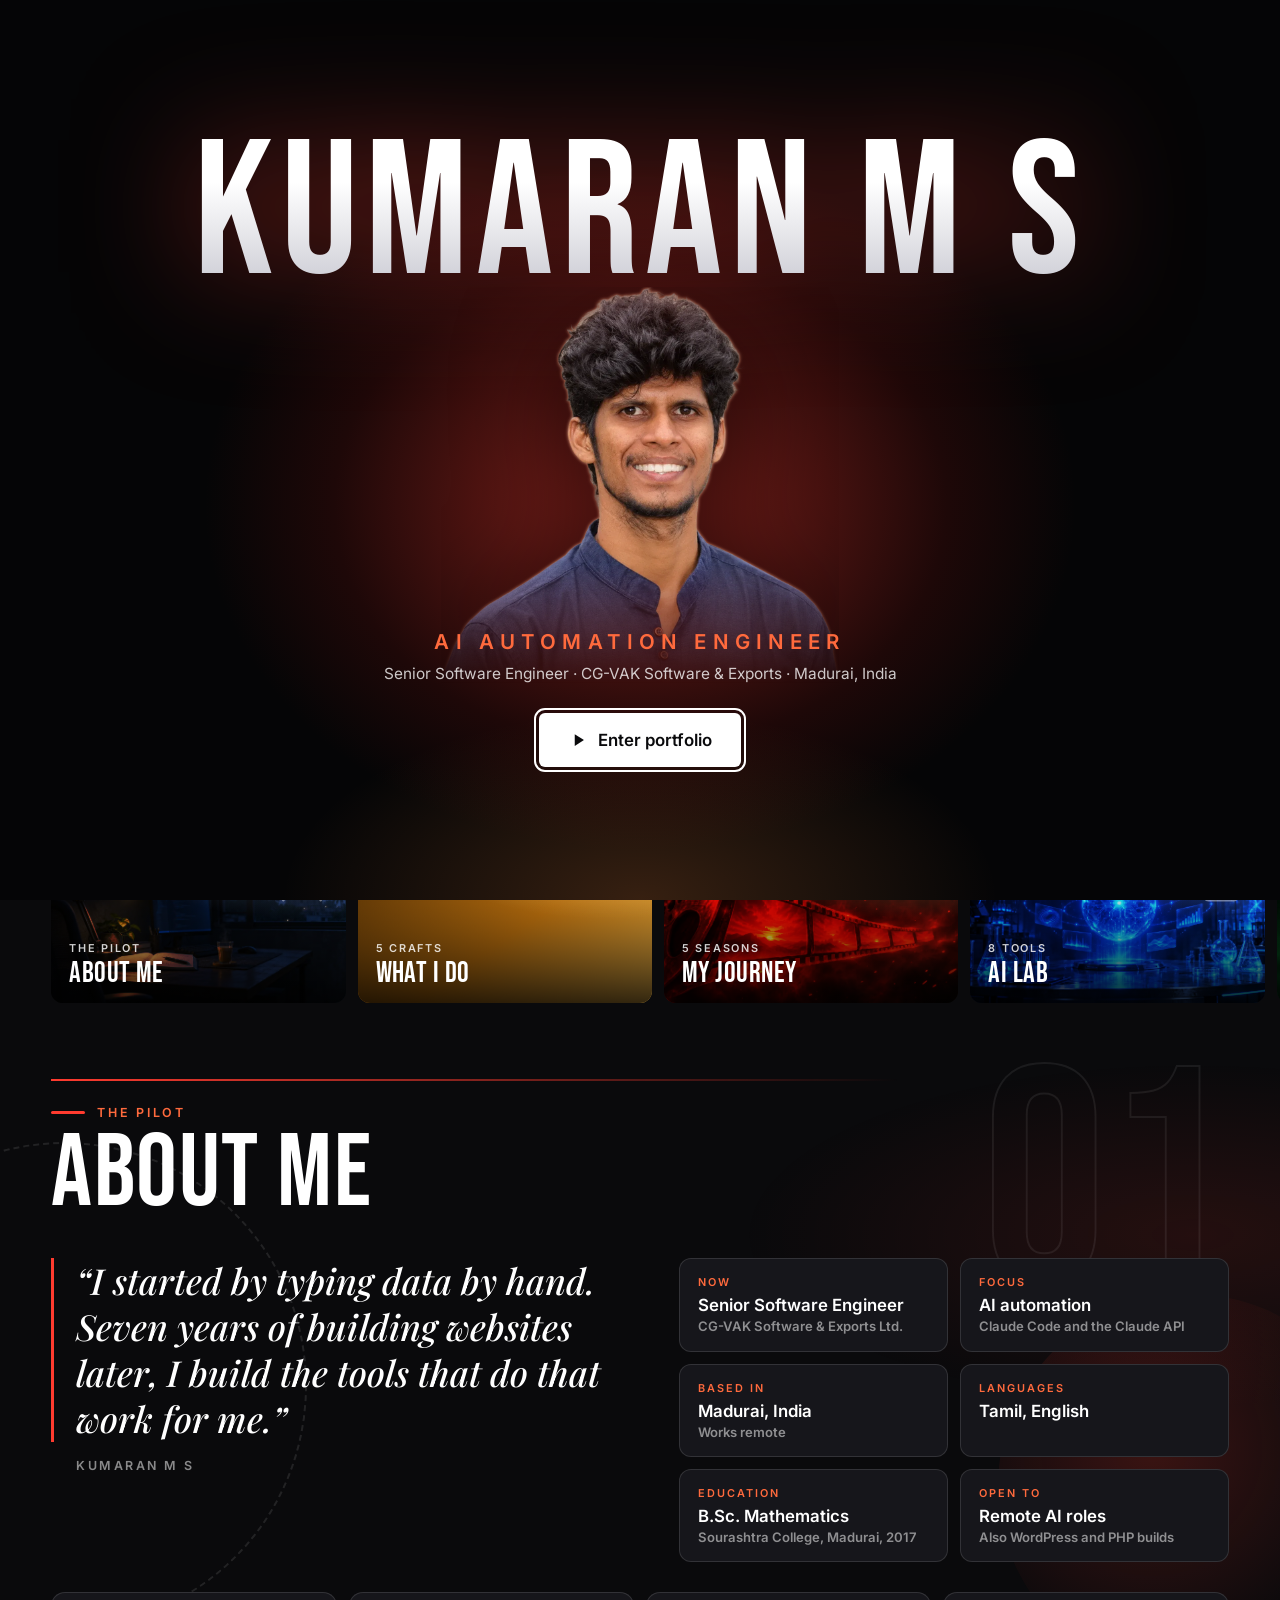
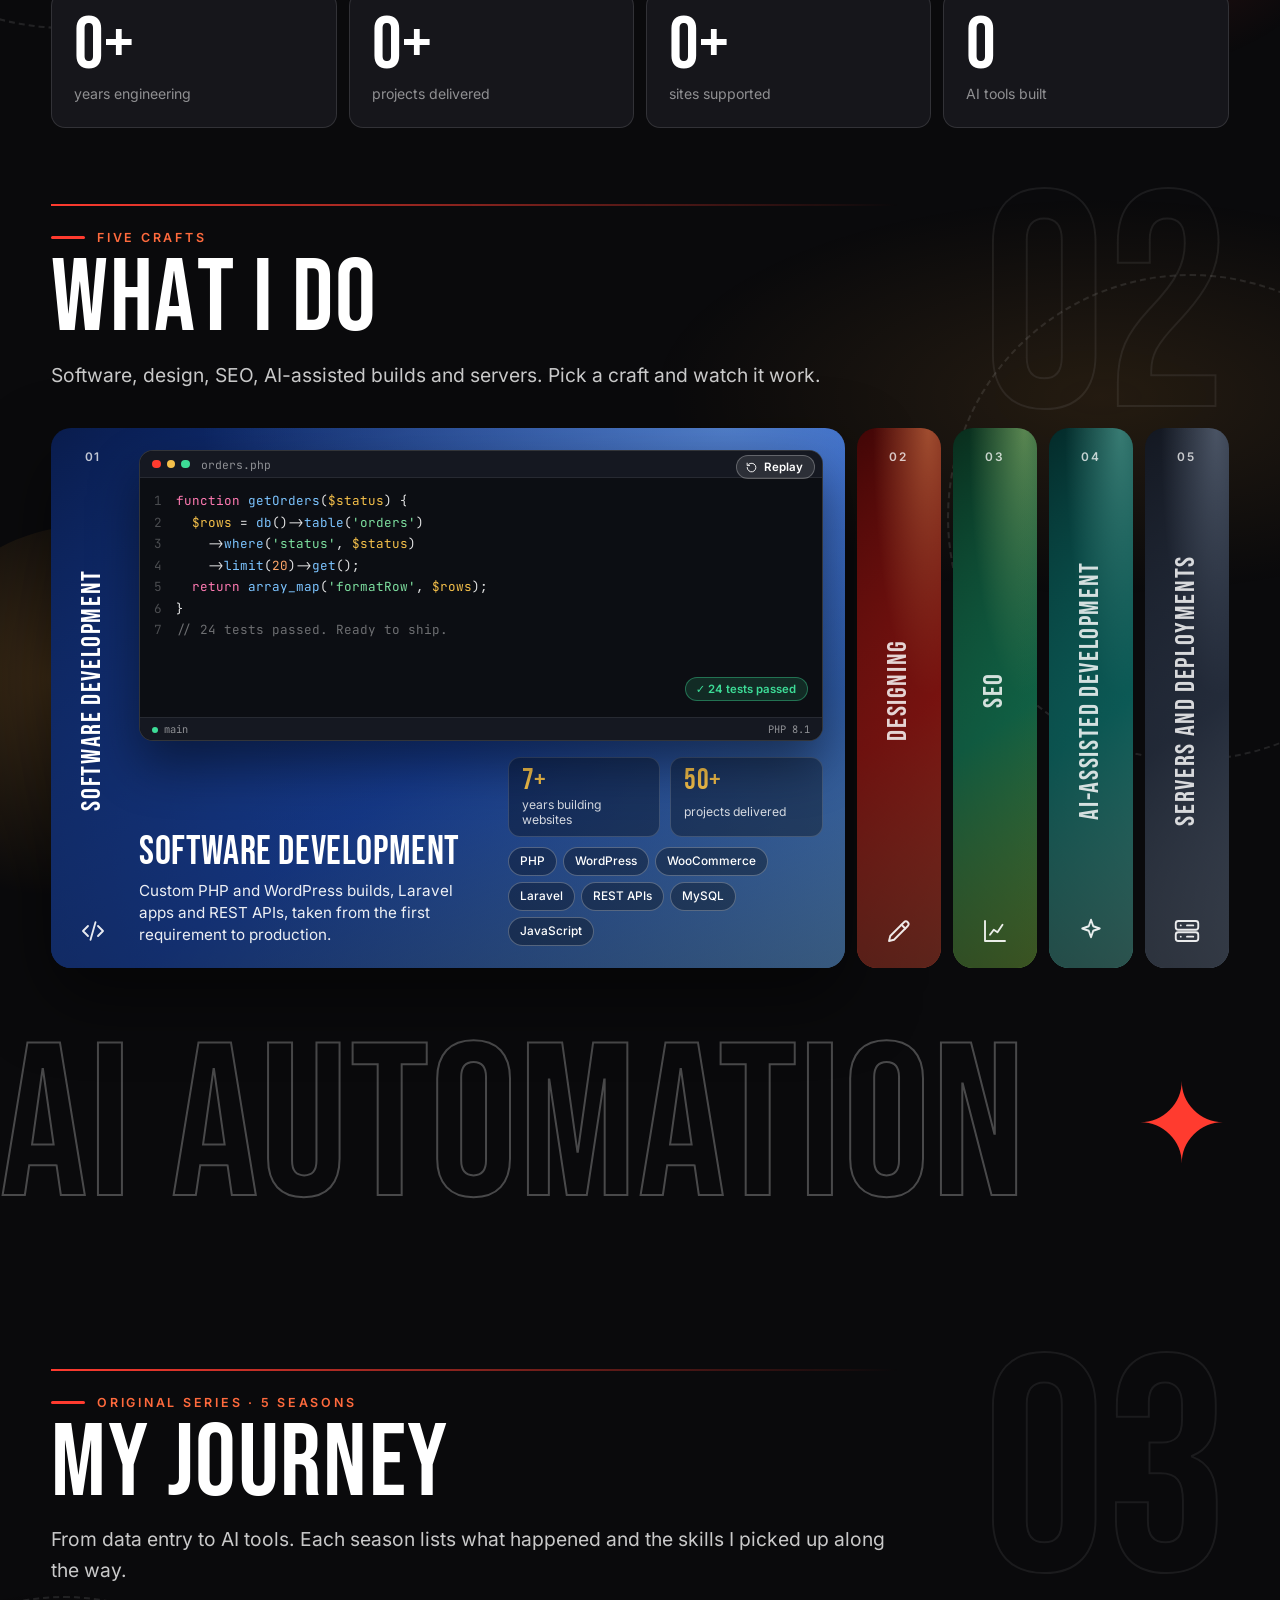
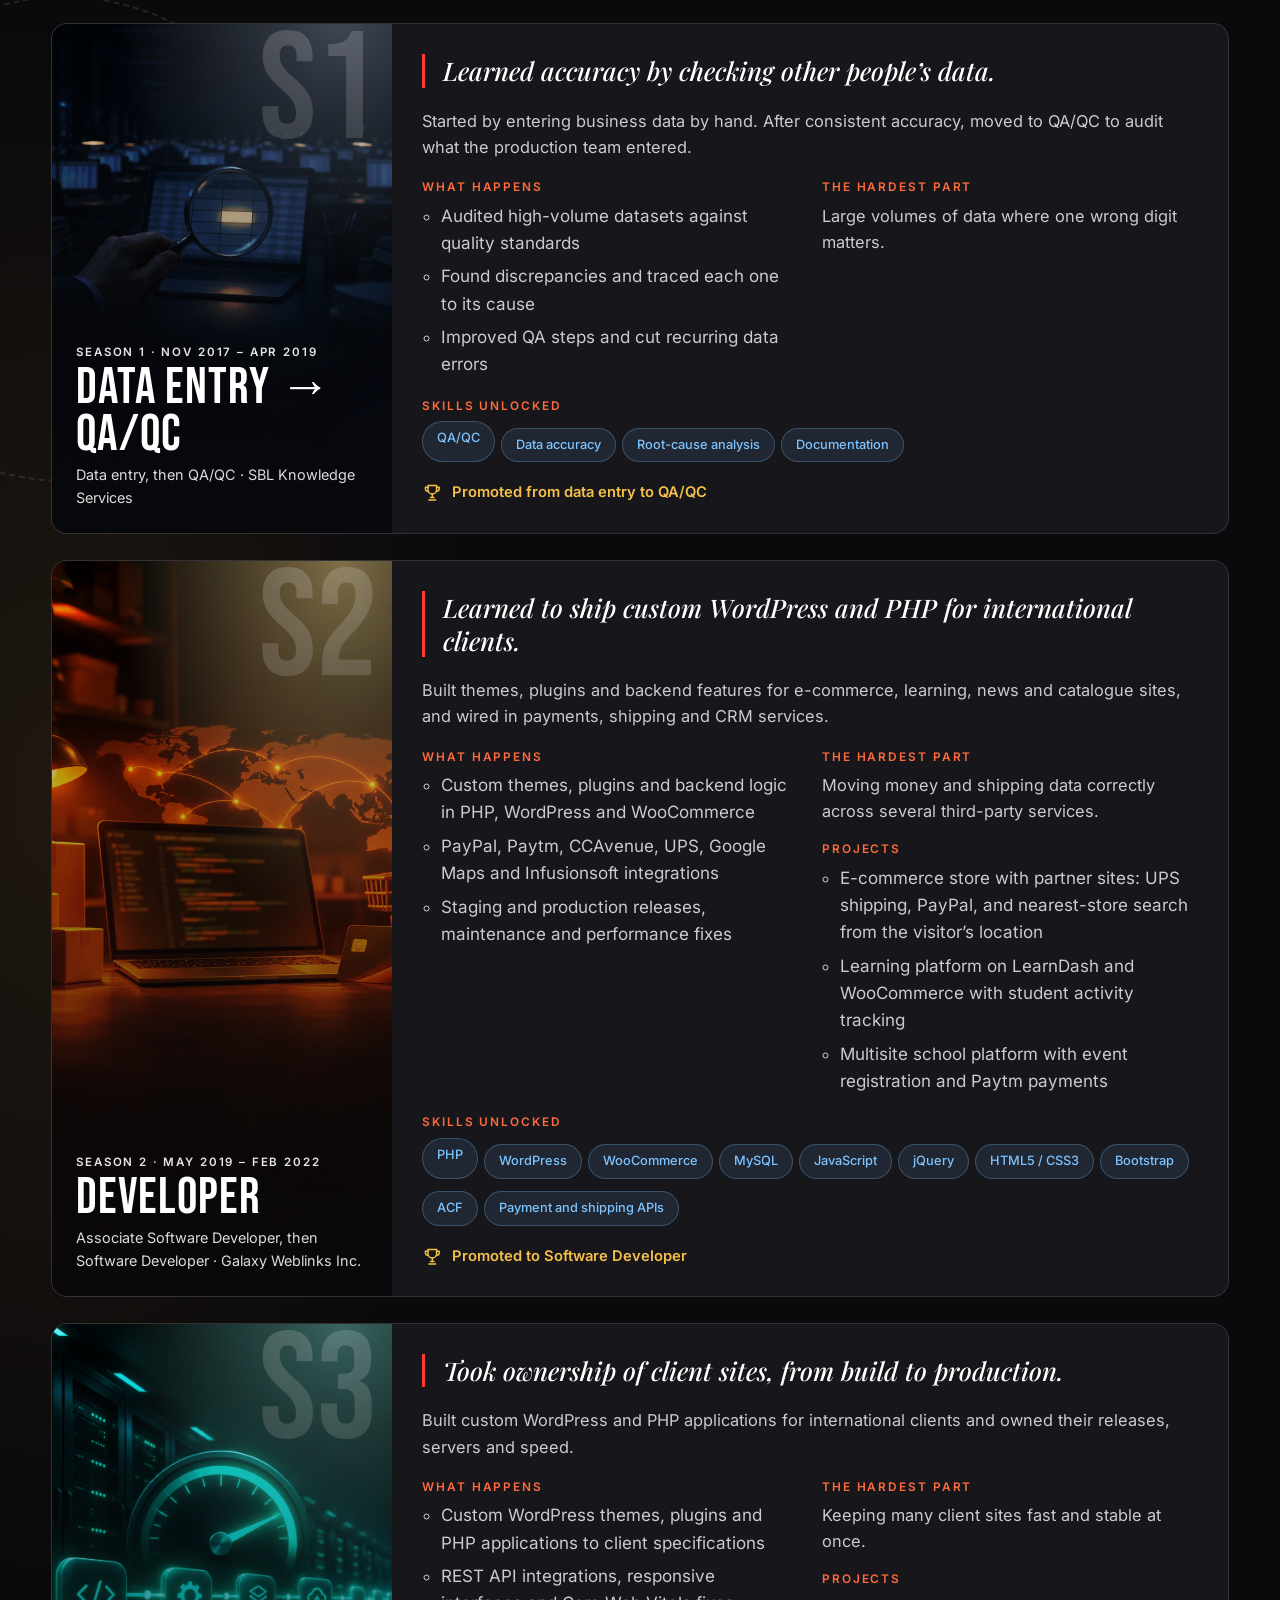
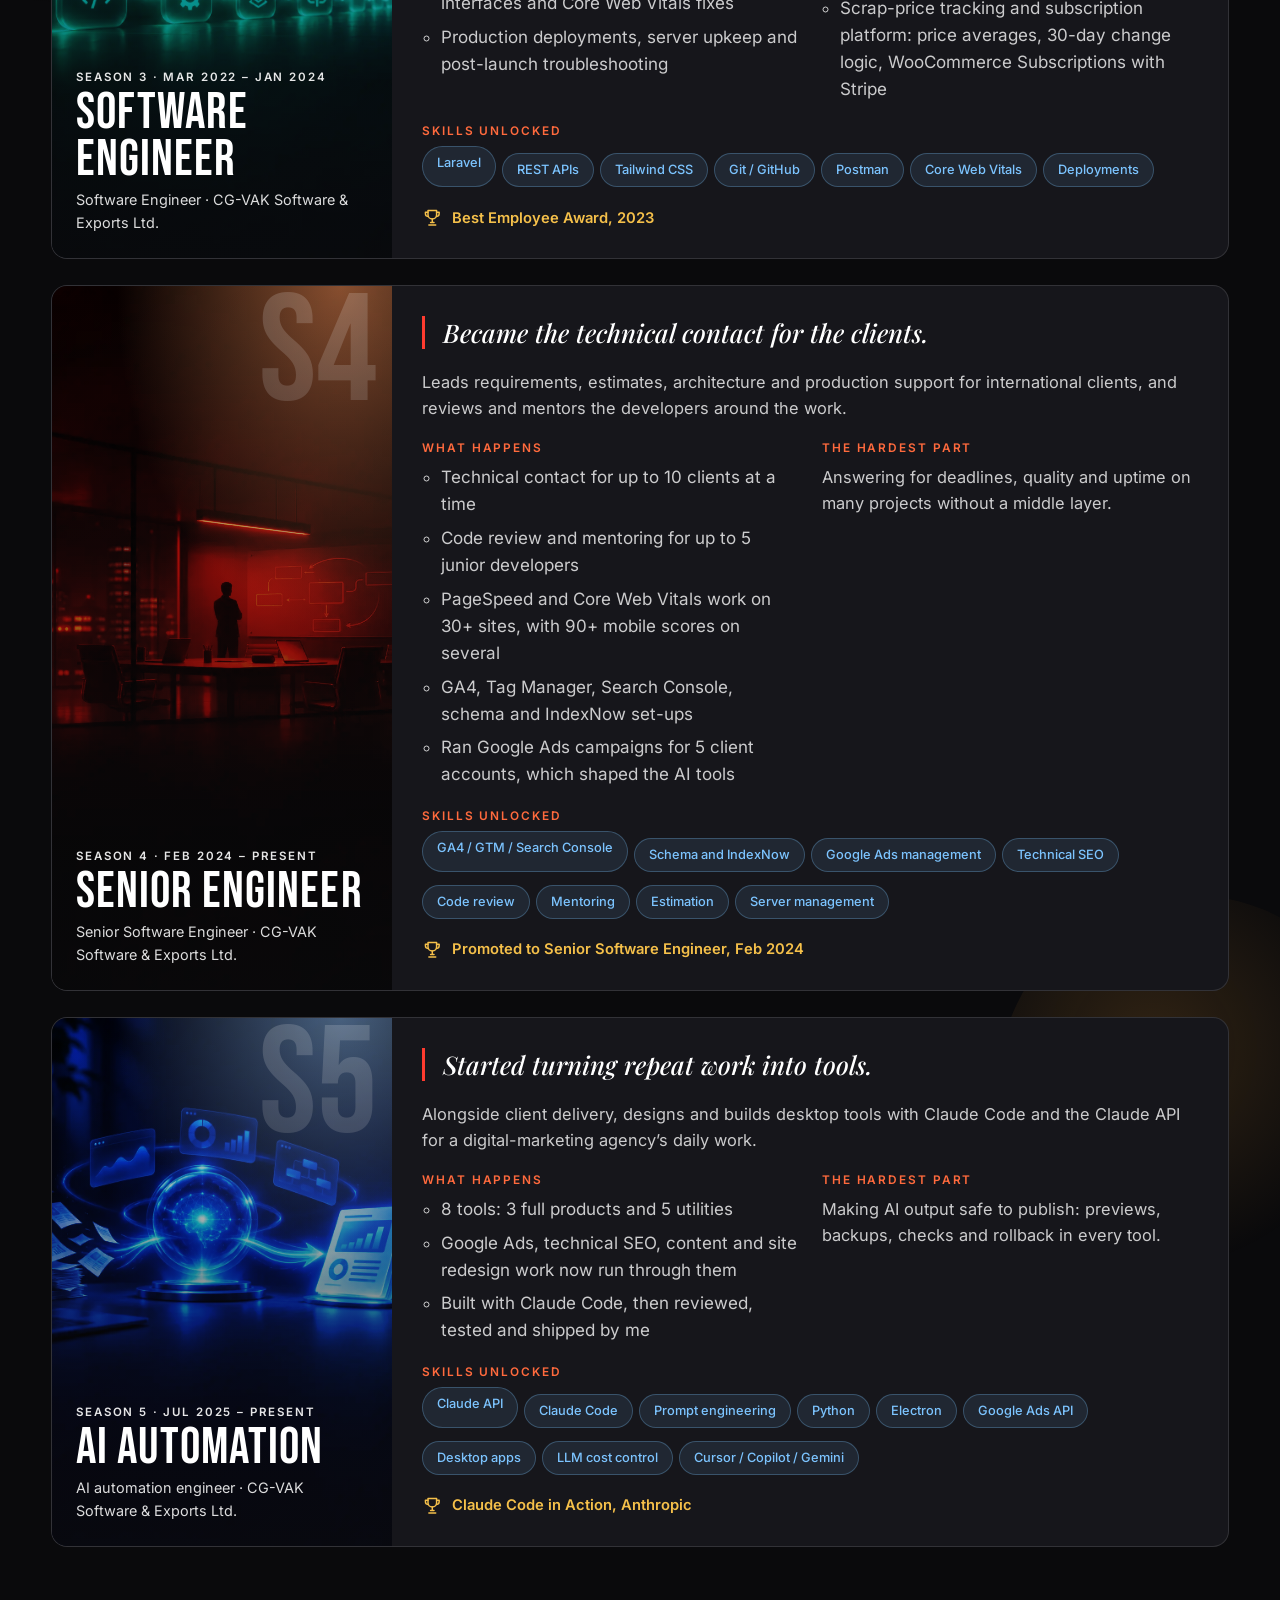
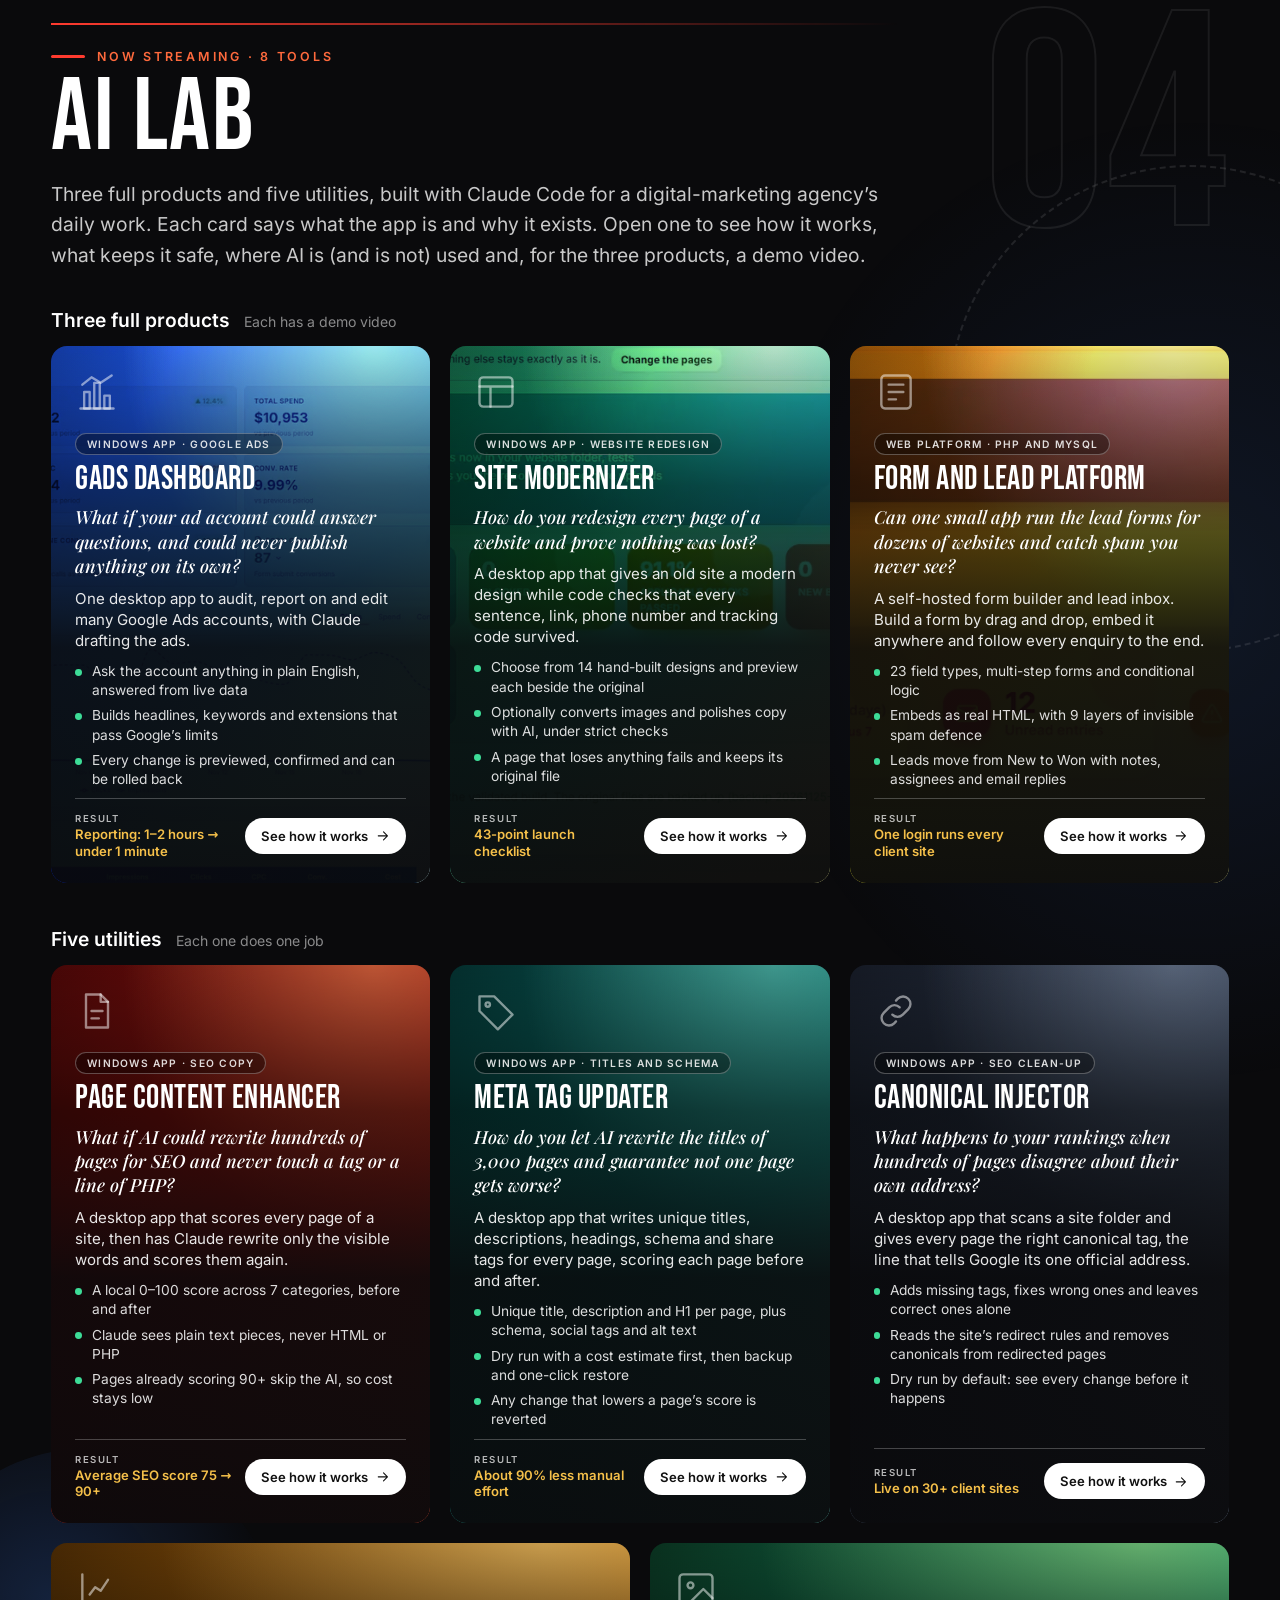
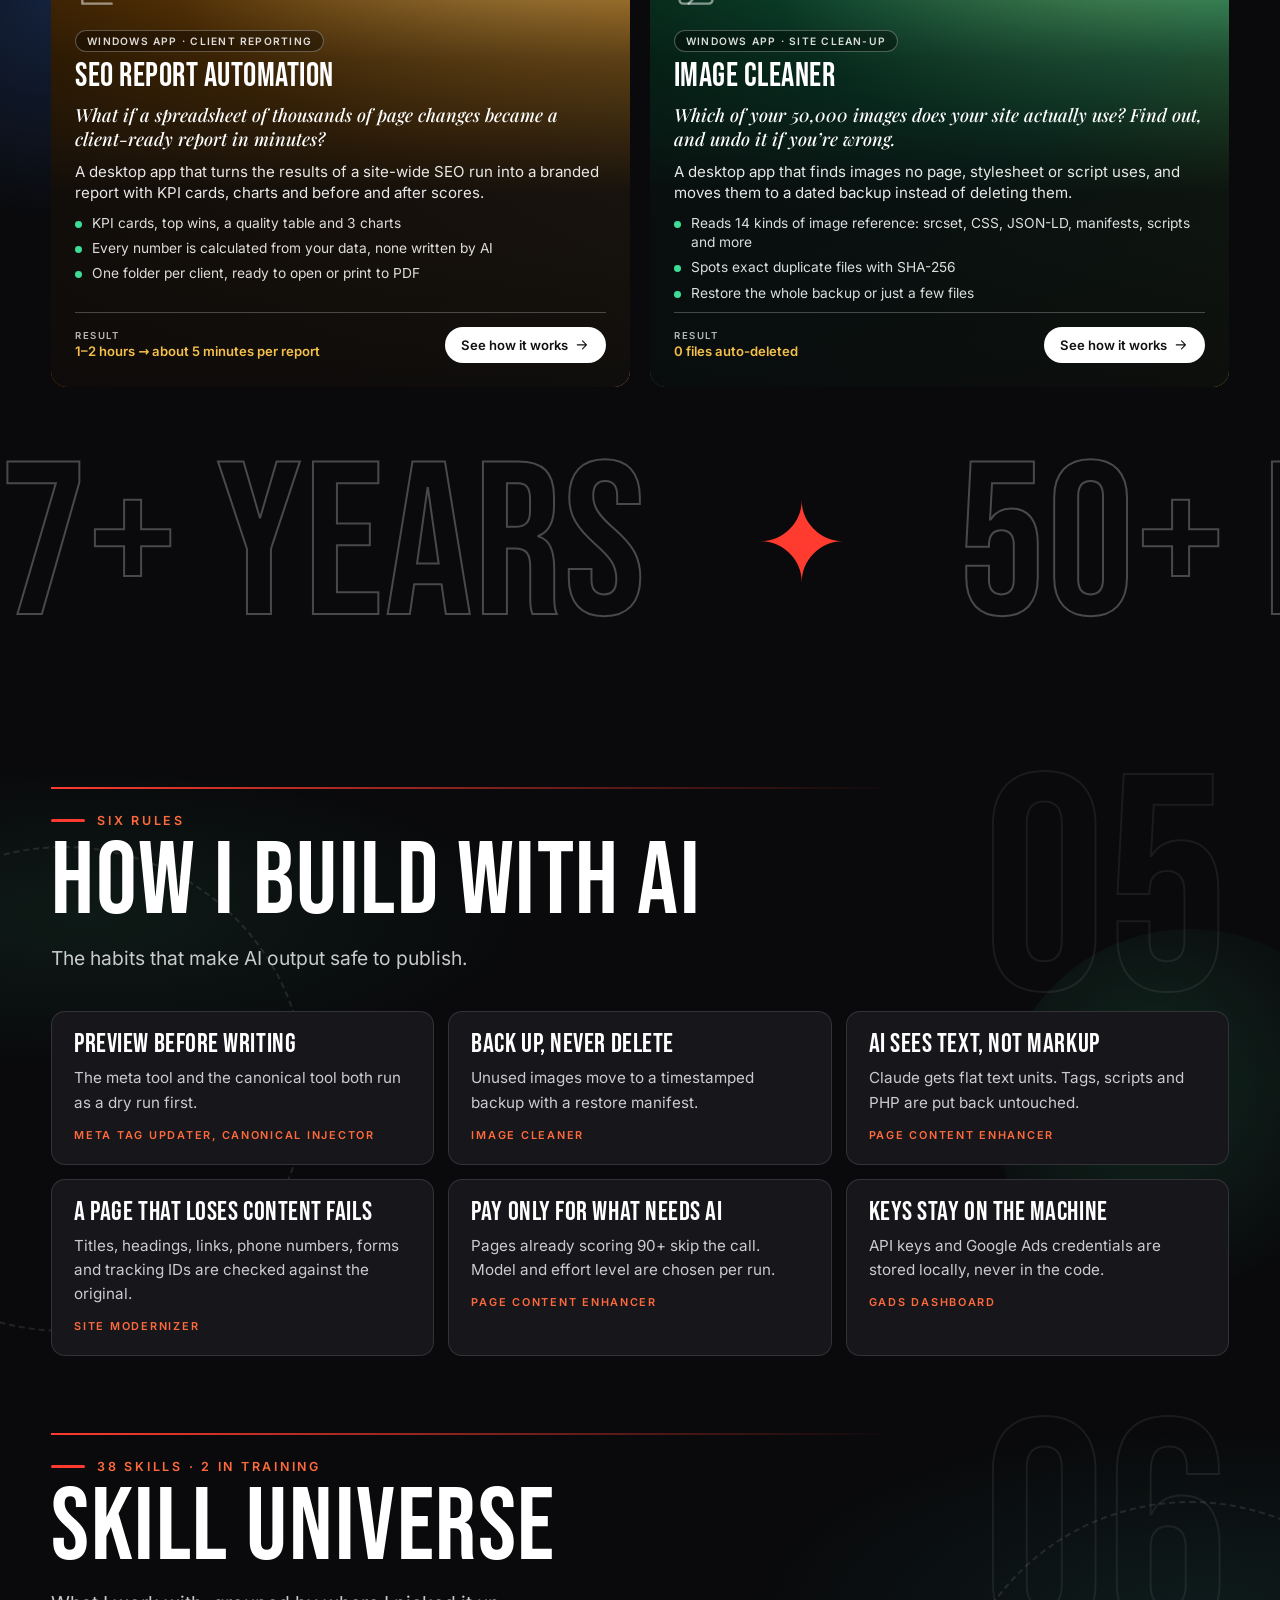
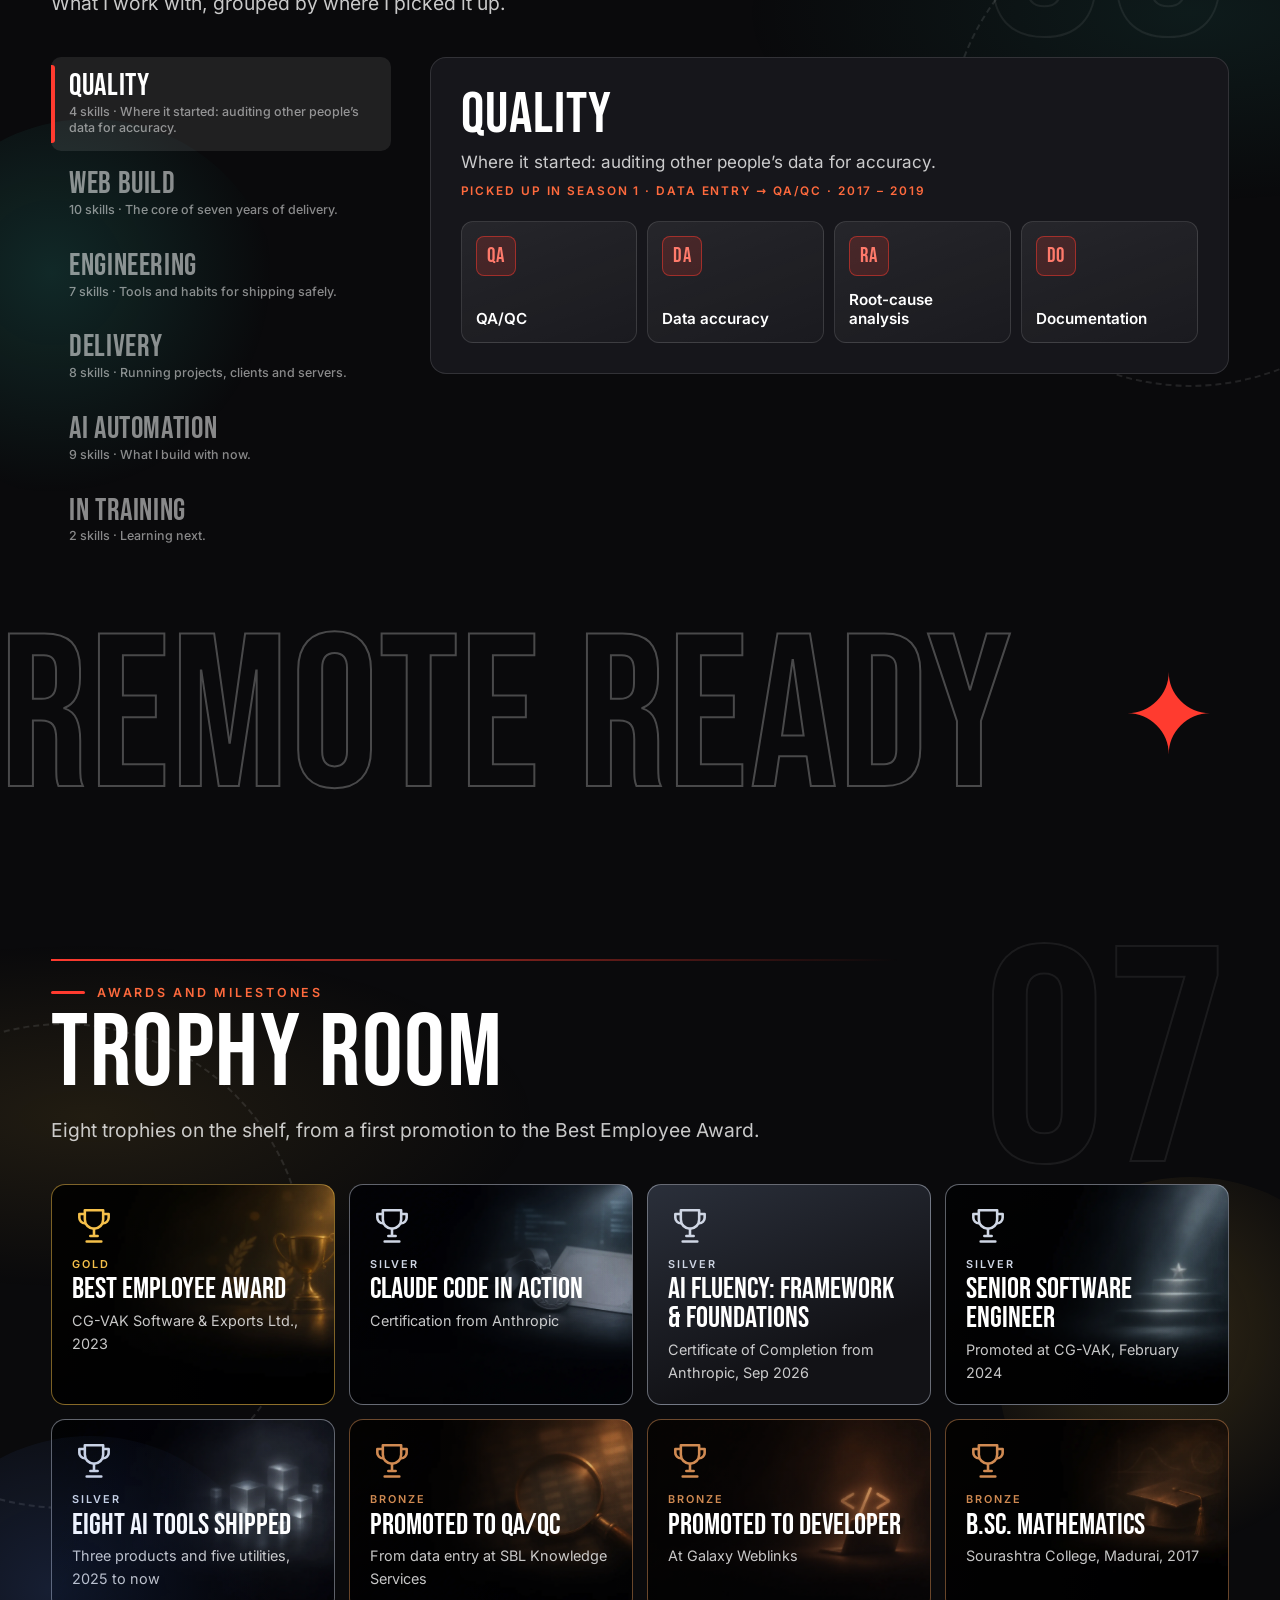
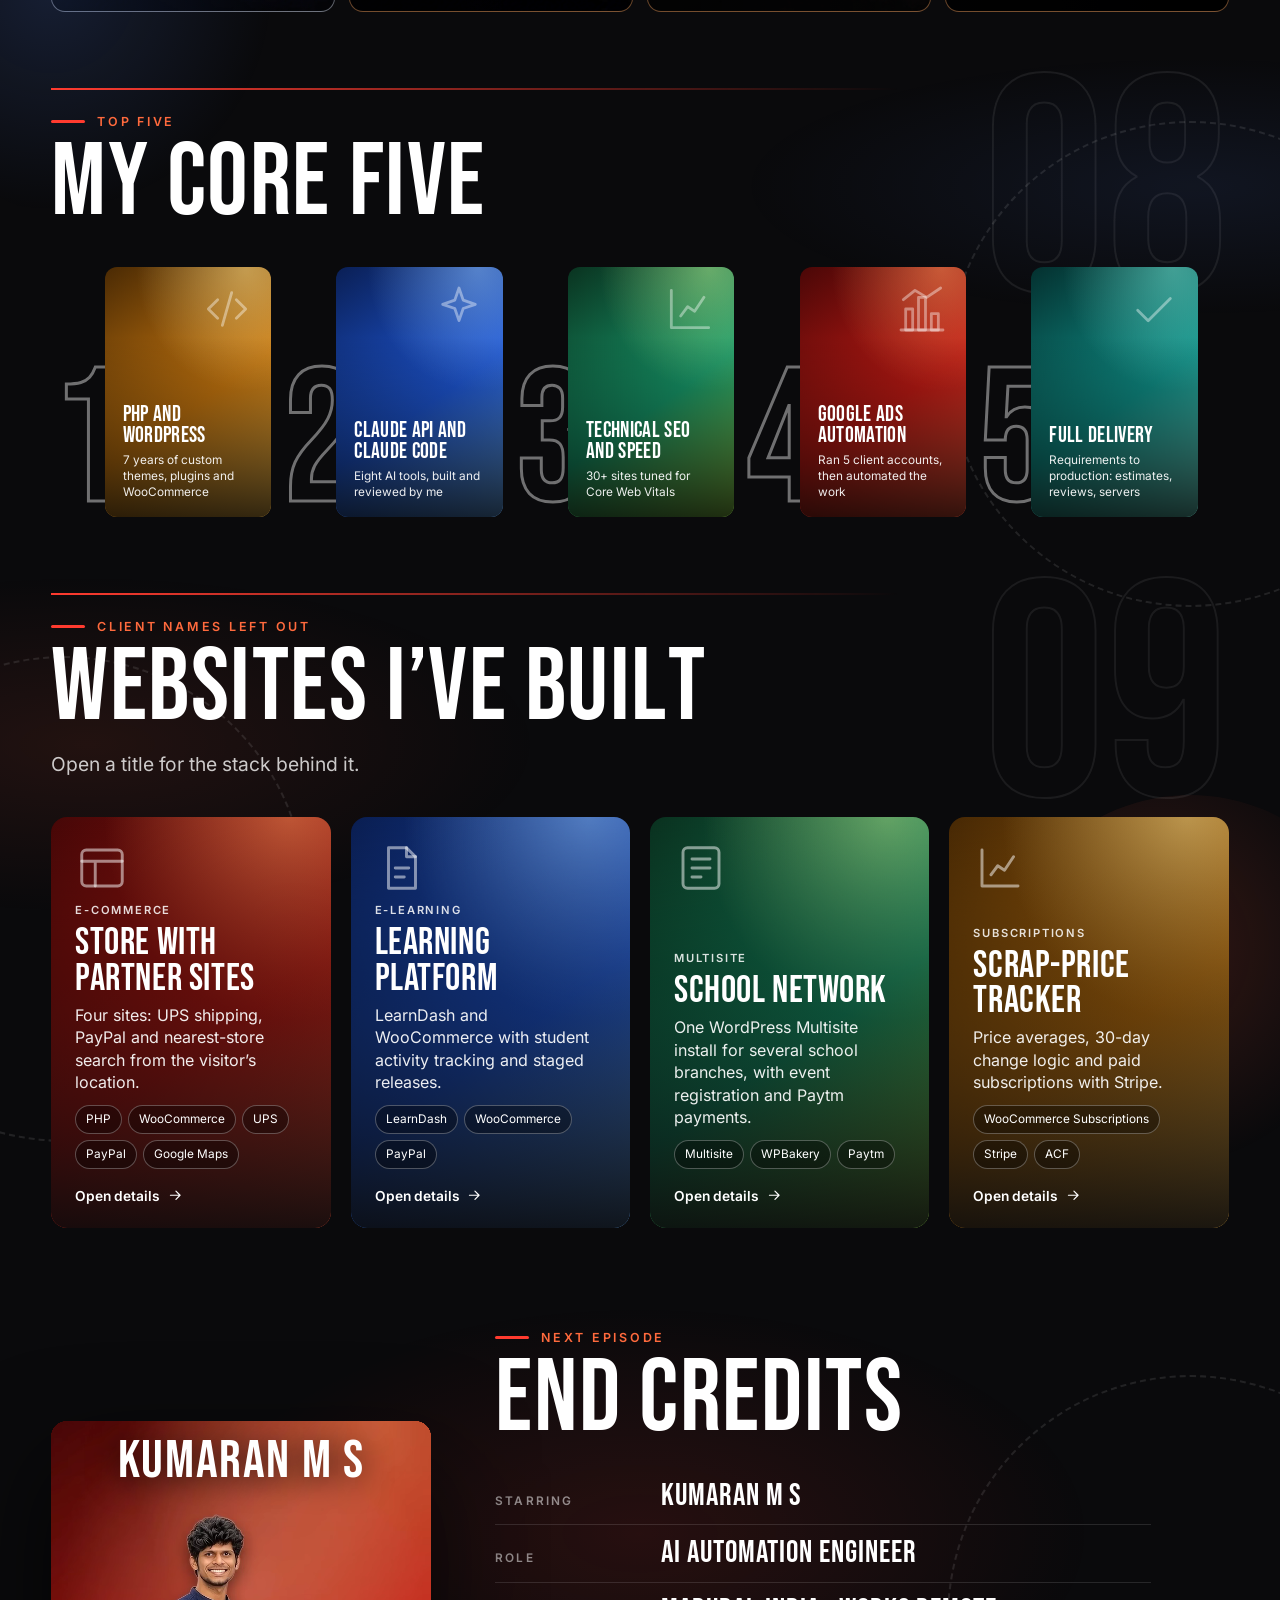
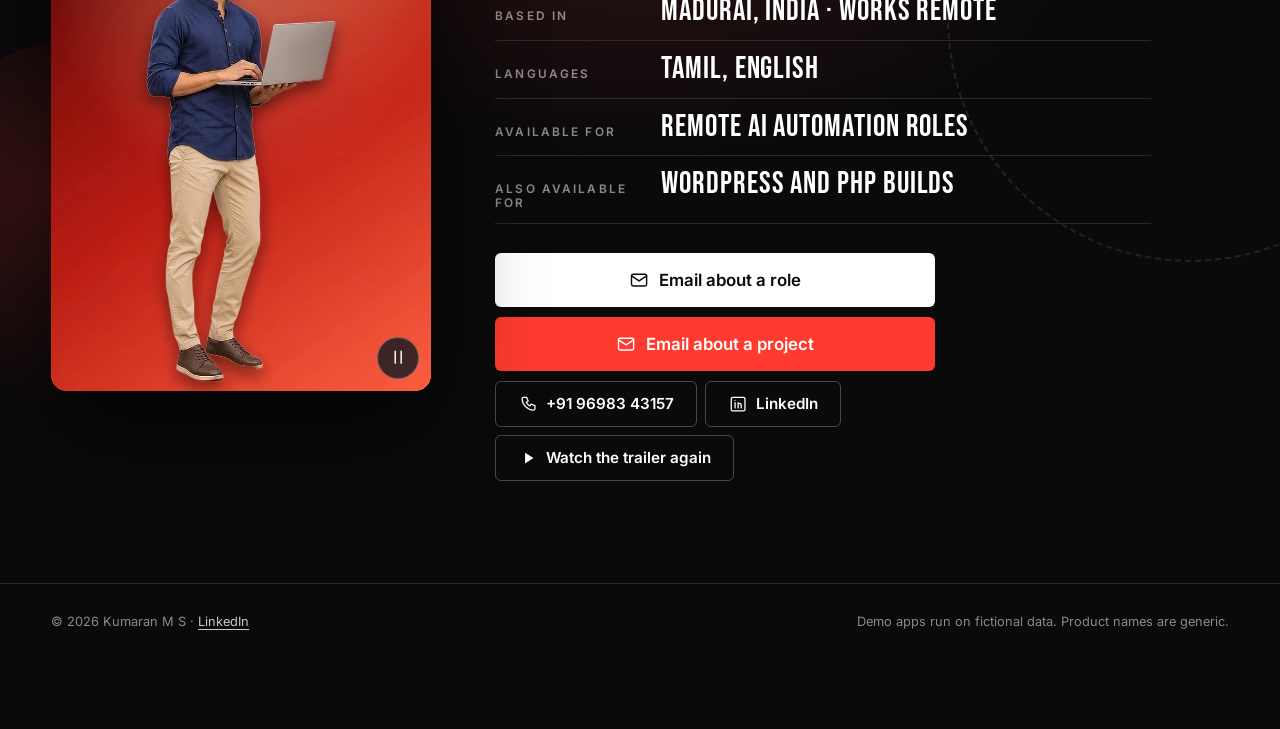
<file: site/index.html>
<!doctype html>
<html lang="en" data-motion="full">
<head>
  <meta charset="utf-8">
  <meta name="viewport" content="width=device-width, initial-scale=1, viewport-fit=cover">
  <title>Kumaran M S · AI Automation Engineer · Open to Remote Roles</title>
  <meta name="description" content="Kumaran M S is an AI automation engineer in Madurai, India, open to remote roles. Seven years of PHP and WordPress delivery, now building Claude-powered tools that turn hours of manual work into minutes.">
  <meta name="author" content="Kumaran M S">
  <meta name="theme-color" content="#0a0a0c">
  <meta name="color-scheme" content="dark">
  <meta property="og:type" content="website">
  <meta property="og:title" content="Kumaran M S · AI Automation Engineer">
  <meta property="og:description" content="Seven years of PHP and WordPress delivery, now building Claude-powered tools. One cut Google Ads reporting from 1–2 hours to under a minute.">
  <meta property="og:url" content="https://kumaranms7.github.io/portfolio/">
  <meta property="og:image" content="https://kumaranms7.github.io/portfolio/assets/img/og.jpg">
  <meta name="twitter:card" content="summary_large_image">
  <meta name="twitter:image" content="https://kumaranms7.github.io/portfolio/assets/img/og.jpg">
  <link rel="canonical" href="https://kumaranms7.github.io/portfolio/">
  <link rel="icon" href="assets/img/favicon.svg" type="image/svg+xml">

  <link rel="preload" href="assets/fonts/bebas-neue.woff2" as="font" type="font/woff2" crossorigin>
  <link rel="preload" href="assets/fonts/inter-400.woff2" as="font" type="font/woff2" crossorigin>
  <link rel="preload" href="assets/img/portrait.webp" as="image" type="image/webp" fetchpriority="high">
  <script>document.documentElement.className += " js";</script>
  <link rel="preload" href="assets/fonts/bebas-neue.woff2" as="font" type="font/woff2" crossorigin>
  <link rel="preload" href="assets/fonts/inter-500.woff2" as="font" type="font/woff2" crossorigin>
  <link rel="preload" href="assets/fonts/inter-600.woff2" as="font" type="font/woff2" crossorigin>
  <link rel="stylesheet" href="assets/css/base.css">
  <link rel="stylesheet" href="assets/css/views.css">
  <link rel="stylesheet" href="assets/css/craft.css">
  <link rel="stylesheet" href="assets/css/resume.css">

  <script type="application/ld+json">
  {
    "@context": "https://schema.org",
    "@type": "Person",
    "name": "Kumaran M S",
    "jobTitle": "AI Automation Engineer",
    "email": "mailto:mallisrikumaran@gmail.com",
    "telephone": "+91 96983 43157",
    "address": { "@type": "PostalAddress", "addressLocality": "Madurai", "addressRegion": "Tamil Nadu", "addressCountry": "IN" },
    "worksFor": { "@type": "Organization", "name": "CG-VAK Software & Exports Ltd." },
    "alumniOf": { "@type": "CollegeOrUniversity", "name": "Sourashtra College, Madurai" },
    "sameAs": ["https://www.linkedin.com/in/kumaran-m-s-381611145/"],
    "knowsAbout": ["AI automation", "Claude API", "Claude Code", "Google Ads API", "PHP", "WordPress", "Technical SEO"]
  }
  </script>
</head>
<body data-state="gate">
  <a class="skip" href="#main">Skip to content</a>

  <svg width="0" height="0" style="position:absolute" aria-hidden="true" focusable="false">
    <defs>
      <symbol id="i-ads" viewBox="0 0 24 24"><path d="M3 21h18"/><rect x="5" y="12" width="3" height="9"/><rect x="10.5" y="7" width="3" height="14"/><rect x="16" y="14" width="3" height="7"/><path d="M4 8l5-4 5 3 6-4"/></symbol>
      <symbol id="i-site" viewBox="0 0 24 24"><rect x="3" y="4" width="18" height="16" rx="2"/><path d="M3 9h18M9 9v11"/></symbol>
      <symbol id="i-form" viewBox="0 0 24 24"><rect x="4" y="3" width="16" height="18" rx="2"/><path d="M8 8h8M8 12h8M8 16h4"/></symbol>
      <symbol id="i-doc" viewBox="0 0 24 24"><path d="M6 3h8l4 4v14H6z"/><path d="M14 3v4h4M9 12h6M9 16h4"/></symbol>
      <symbol id="i-tag" viewBox="0 0 24 24"><path d="M3 12V4h8l10 10-8 8z"/><circle cx="7.5" cy="8.5" r="1.2"/></symbol>
      <symbol id="i-link" viewBox="0 0 24 24"><path d="M10 14a4 4 0 0 0 5.7 0l3-3a4 4 0 0 0-5.7-5.7l-1 1"/><path d="M14 10a4 4 0 0 0-5.7 0l-3 3a4 4 0 0 0 5.7 5.7l1-1"/></symbol>
      <symbol id="i-chart" viewBox="0 0 24 24"><path d="M4 4v16h16"/><path d="M8 15l3-4 3 2 4-6"/></symbol>
      <symbol id="i-image" viewBox="0 0 24 24"><rect x="3" y="4" width="18" height="16" rx="2"/><circle cx="9" cy="10" r="1.6"/><path d="m21 17-5-5-8 8"/></symbol>
      <symbol id="i-bell" viewBox="0 0 24 24"><path d="M6 16v-5a6 6 0 0 1 12 0v5l2 2H4z"/><path d="M10 21h4"/></symbol>
      <symbol id="i-arrow" viewBox="0 0 24 24"><path d="M5 12h14M13 6l6 6-6 6"/></symbol>
      <symbol id="i-mail" viewBox="0 0 24 24"><rect x="3" y="5" width="18" height="14" rx="2"/><path d="m3 7 9 6 9-6"/></symbol>
      <symbol id="i-phone" viewBox="0 0 24 24"><path d="M6 3h4l2 5-2.5 1.5a11 11 0 0 0 5 5L16 12l5 2v4a2 2 0 0 1-2 2A16 16 0 0 1 4 5a2 2 0 0 1 2-2z"/></symbol>
      <symbol id="i-in" viewBox="0 0 24 24"><rect x="3" y="3" width="18" height="18" rx="2"/><path d="M8 10v7M8 7v.01M12 17v-4a2 2 0 0 1 4 0v4M12 10v7"/></symbol>
      <symbol id="i-check" viewBox="0 0 24 24"><path d="m5 12.5 4.5 4.5L19 7.5"/></symbol>
      <symbol id="i-x" viewBox="0 0 24 24"><path d="M6 6l12 12M18 6 6 18"/></symbol>
      <symbol id="i-lock" viewBox="0 0 24 24"><rect x="5" y="11" width="14" height="9" rx="2"/><path d="M8 11V8a4 4 0 0 1 8 0v3"/></symbol>
      <symbol id="i-spark" viewBox="0 0 24 24"><path d="M12 3l1.8 5.2L19 10l-5.2 1.8L12 17l-1.8-5.2L5 10l5.2-1.8z"/></symbol>
      <symbol id="i-pause" viewBox="0 0 24 24"><path d="M8.5 5v14M15.5 5v14"/></symbol>
      <symbol id="i-play" viewBox="0 0 24 24"><path d="M8 5v14l11-7z"/></symbol>
      <symbol id="i-menu" viewBox="0 0 24 24"><path d="M4 7h16M4 12h16M4 17h16"/></symbol>
      <symbol id="i-trophy" viewBox="0 0 24 24"><path d="M7 4h10v5a5 5 0 0 1-10 0z"/><path d="M7 6H4v2a3 3 0 0 0 3 3M17 6h3v2a3 3 0 0 1-3 3M12 14v4M8 21h8M10 18h4"/></symbol>
      <symbol id="i-info" viewBox="0 0 24 24"><circle cx="12" cy="12" r="9"/><path d="M12 11v5M12 7.5v.01"/></symbol>
      <symbol id="i-chev-l" viewBox="0 0 24 24"><path d="m15 5-7 7 7 7"/></symbol>
      <symbol id="i-chev-r" viewBox="0 0 24 24"><path d="m9 5 7 7-7 7"/></symbol>
      <symbol id="i-home" viewBox="0 0 24 24"><path d="M4 11 12 4l8 7v9h-5v-6H9v6H4z"/></symbol>
      <symbol id="i-story" viewBox="0 0 24 24"><rect x="3" y="5" width="18" height="14" rx="2"/><path d="M8 5v14M16 5v14M3 9h5M3 15h5M16 9h5M16 15h5"/></symbol>
      <symbol id="i-lab" viewBox="0 0 24 24"><path d="M9 3h6M10 3v6l-5 9a2 2 0 0 0 2 3h10a2 2 0 0 0 2-3l-5-9V3"/><path d="M7.5 15h9"/></symbol>
      <symbol id="i-skills" viewBox="0 0 24 24"><rect x="4" y="4" width="7" height="7" rx="1.5"/><rect x="13" y="4" width="7" height="7" rx="1.5"/><rect x="4" y="13" width="7" height="7" rx="1.5"/><rect x="13" y="13" width="7" height="7" rx="1.5"/></symbol>
      <symbol id="i-user" viewBox="0 0 24 24"><circle cx="12" cy="8" r="4"/><path d="M4 21a8 8 0 0 1 16 0"/></symbol>
      <symbol id="i-briefcase" viewBox="0 0 24 24"><rect x="3" y="7" width="18" height="13" rx="2"/><path d="M9 7V5a2 2 0 0 1 2-2h2a2 2 0 0 1 2 2v2M3 13h18"/></symbol>
      <symbol id="i-code" viewBox="0 0 24 24"><path d="m8 8-4 4 4 4M16 8l4 4-4 4M14 5l-4 14"/></symbol>
      <symbol id="i-print" viewBox="0 0 24 24"><path d="M7 9V3h10v6M7 17H5a2 2 0 0 1-2-2v-4a2 2 0 0 1 2-2h14a2 2 0 0 1 2 2v4a2 2 0 0 1-2 2h-2"/><rect x="7" y="14" width="10" height="7"/></symbol>
      <symbol id="i-swap" viewBox="0 0 24 24"><path d="M7 7h12l-3-3M17 17H5l3 3"/></symbol>
      <symbol id="i-server" viewBox="0 0 24 24"><rect x="3" y="4" width="18" height="7" rx="2"/><rect x="3" y="13" width="18" height="7" rx="2"/><path d="M7 7.5h.01M7 16.5h.01M12 7.5h5M12 16.5h5"/></symbol>
      <symbol id="i-pen" viewBox="0 0 24 24"><path d="M4 20l1-4L16 5a2.1 2.1 0 0 1 3 3L8 19z"/><path d="M14 7l3 3"/></symbol>
      <symbol id="i-download" viewBox="0 0 24 24"><path d="M12 4v11M7 11l5 5 5-5M5 20h14"/></symbol>
      <symbol id="i-up" viewBox="0 0 24 24"><path d="M12 19V6M6 11l6-6 6 6"/></symbol>
      <symbol id="i-pin" viewBox="0 0 24 24"><path d="M12 21s7-6.2 7-11a7 7 0 1 0-14 0c0 4.8 7 11 7 11z"/><circle cx="12" cy="10" r="2.5"/></symbol>
      <symbol id="i-replay" viewBox="0 0 24 24"><path d="M4 12a8 8 0 1 0 2.6-5.9"/><path d="M4 4v4.5h4.5"/></symbol>
    </defs>
  </svg>

  <div class="grain" aria-hidden="true"></div>
  <div class="progress" aria-hidden="true"></div>
  <!-- the animated cursor (mouse users only). A popover so it can sit above open dialogs. -->
  <div class="cursor" data-cursor popover="manual" aria-hidden="true"><span class="cursor__lag"><span class="cursor__ring"></span><svg class="ico ico--fill cursor__play"><use href="#i-play"/></svg></span><span class="cursor__dot"></span></div>

  <!-- NAV -->
  <header class="nav" id="nav">
    <a class="brand" href="#top" aria-label="Kumaran M S, back to the top"><span class="brand__mark">K</span><span class="brand__name">Kumaran</span></a>
    <nav class="nav__links" aria-label="Main" data-spy>
      <a href="#top">Home</a>
      <a href="#craft">What I do</a>
      <a href="#story">Journey</a>
      <a href="#lab">AI Lab</a>
      <a href="#skills">Skills</a>
      <a href="#trophies">Trophies</a>
      <a href="#/resume">Resume</a>
      <a href="#contact">Contact</a>
    </nav>
    <div class="nav__right">
      <button type="button" class="btn btn--ghost btn--sm hide-md" data-act="trailer"><svg class="ico ico--fill"><use href="#i-play"/></svg>Trailer</button>
      <a class="iconbtn hide-xl" data-linkedin href="https://www.linkedin.com/in/kumaran-m-s-381611145/" target="_blank" rel="noopener" aria-label="Kumaran on LinkedIn (opens in a new tab)" title="LinkedIn"><svg class="ico"><use href="#i-in"/></svg></a>
      <a class="btn btn--ember btn--sm" data-mail="hiring" href="mailto:mallisrikumaran@gmail.com">Hire me</a>
      <button type="button" class="avatar" data-act="profiles" aria-label="Switch profile" data-avatar><img src="assets/img/kumaran-face.webp" alt="" width="40" height="40"></button>
    </div>
  </header>

  <main id="main" tabindex="-1">

    <!-- HOME -->
    <section class="view view--home is-on" data-view="home" aria-labelledby="h-home">
      <div class="hero" id="top" tabindex="-1" data-hero>
        <div class="hero__bg" aria-hidden="true"></div>
        <!-- Animated clip slot. Stays empty until you add a video in content.js (hero.video). -->
        <div class="hero__media" data-hero-media aria-hidden="true" hidden></div>
        <div class="hero__art" data-parallax>
          <img src="assets/img/portrait.webp" alt="Portrait of Kumaran M S" width="1200" height="1194" fetchpriority="high">
          <!-- glass chips around the photo: filled from hero.chips in content.js -->
          <div class="hero__chips" data-hero-chips></div>
        </div>
        <button type="button" class="iconbtn hero__toggle" data-hero-toggle aria-label="Pause background video" hidden><svg class="ico"><use href="#i-pause"/></svg></button>
        <div class="hero__copy">
          <p class="hero__kicker"><span class="hero__bar"></span><span data-hero-kicker>Open to remote roles</span></p>
          <h1 class="hero__title" id="h-home"><span class="hero__name">Kumaran M S</span><span class="sr-only"> · AI automation engineer</span></h1>
          <p class="hero__role">AI automation engineer</p>
          <ul class="meta">
            <li>2017 – Now</li><li>5 seasons</li><li>8 AI tools</li><li class="meta__tag">Madurai · Remote-ready</li>
          </ul>
          <p class="hero__lede">Seven years of PHP and WordPress delivery, now building Claude-powered desktop tools. One of them cut Google Ads reporting from 1–2 hours to under a minute.</p>
          <div class="hero__cta" data-hero-cta>
            <button type="button" class="btn btn--light btn--lg" data-act="trailer"><svg class="ico ico--fill"><use href="#i-play"/></svg>Play trailer</button>
            <a class="btn btn--glass btn--lg" href="#/resume"><svg class="ico"><use href="#i-info"/></svg>Open resume</a>
          </div>
        </div>
      </div>
      <div class="rows" data-rows></div>
      <!-- about, journey, AI lab, skills, trophies, websites and the end credits are printed here by render.js -->
      <div class="sections" data-sections></div>
    </section>

    <section class="view" data-view="resume" aria-labelledby="h-resume" hidden></section>

    <noscript>
    <!-- static-snapshot:start (written by tools/make-static.mjs: do not edit by hand) -->
<div class="noscript noscript--static">
<h2>Kumaran M S: AI automation engineer</h2>
<p>Senior Software Engineer · CG-VAK Software &amp; Exports · Madurai, India. Open to remote roles. Seven years of PHP and WordPress delivery, now building Claude-powered desktop tools. This page needs JavaScript for the animated version; the same content follows in plain text.</p>
<p>Contact: <a href="mailto:mallisrikumaran@gmail.com">mallisrikumaran@gmail.com</a>, <a href="tel:+919698343157">+91 96983 43157</a>, <a href="https://www.linkedin.com/in/kumaran-m-s-381611145/">LinkedIn</a>. <a href="assets/Kumaran_MS_Master_Resume.pdf">Download the resume (PDF)</a>.</p>
<h2>About</h2>
<blockquote><p>I started by typing data by hand. Seven years of building websites later, I build the tools that do that work for me.</p></blockquote>
<ul><li><strong>Now:</strong> Senior Software Engineer, CG-VAK Software &amp; Exports Ltd.</li><li><strong>Focus:</strong> AI automation, Claude Code and the Claude API</li><li><strong>Based in:</strong> Madurai, India, Works remote</li><li><strong>Languages:</strong> Tamil, English</li><li><strong>Education:</strong> B.Sc. Mathematics, Sourashtra College, Madurai, 2017</li><li><strong>Open to:</strong> Remote AI roles, Also WordPress and PHP builds</li></ul>
<ul><li>7+ years engineering</li><li>50+ projects delivered</li><li>100+ sites supported</li><li>8 AI tools built</li></ul>
<h2>What I do</h2>
<h3>Software development</h3><p>Custom PHP and WordPress builds, Laravel apps and REST APIs, taken from the first requirement to production.</p>
<ul><li>7+ years building websites</li><li>50+ projects delivered</li></ul>
<p>PHP, WordPress, WooCommerce, Laravel, REST APIs, MySQL, JavaScript.</p>
<h3>Designing</h3><p>Page layouts and interfaces that hold up on a phone and on a desktop, for client websites and for the dashboards of my own tools.</p>
<ul><li>14 hand-coded designs in Site Modernizer</li></ul>
<p>HTML5 / CSS3, Bootstrap, Tailwind CSS, Responsive layouts, Dashboards, Forms.</p>
<h3>SEO</h3><p>Technical SEO and speed work: titles, canonicals, schema and Core Web Vitals, measured with GA4 and Search Console.</p>
<ul><li>75 → 90+ average SEO score with my tool</li><li>30+ sites tuned for Core Web Vitals</li></ul>
<p>Core Web Vitals, GA4 / GTM, Search Console, Schema, IndexNow, Canonical tags, Reports.</p>
<h3>AI-assisted development</h3><p>I build with Claude Code and the Claude API, then read, test and approve every change myself before it ships.</p>
<ul><li>8 AI tools built and shipped</li><li>~6 wks to build GAds Dashboard, solo</li></ul>
<p>Claude Code, Claude API, Prompt engineering, Electron, Python, LLM cost control.</p>
<h3>Servers and deployments</h3><p>Server set-ups, releases and day-to-day care, so client sites stay fast and stable and every change has a way back.</p>
<ul><li>100+ sites supported</li><li>30+ client sites kept fast and stable</li></ul>
<p>Server management, Deployments, Git / GitHub, Backups and rollback, Speed and uptime.</p>
<h2>AI Lab: three products and five utilities</h2>
<p>Three full products and five utilities, built with Claude Code for a digital-marketing agency’s daily work. Each card says what the app is and why it exists. Open one to see how it works, what keeps it safe, where AI is (and is not) used and, for the three products, a demo video.</p>
<h3>GAds Dashboard <small>(Windows app · Google Ads)</small></h3>
<p><em>What if your ad account could answer questions, and could never publish anything on its own?</em></p><p>GAds Dashboard connects to Google Ads and puts every account in one Windows app: dashboards, 12 report views, a 9-tab audit, campaign and keyword managers, and AI builders for ads. Claude reads live account data to answer questions and draft copy. A person always clicks publish.</p>
<p><strong>The problem it solves:</strong> Managing paid search means logging into each account, exporting spreadsheets for reports, hand-writing ad copy to Google’s character limits and hunting for wasted search terms. It adds up to hours of repeat work every week. <strong>Who it is for:</strong> Paid-search managers who run many accounts at a marketing agency.</p>
<h4>How it works</h4><ol><li>Pick an account and a date range. Live data loads from the Google Ads API.</li><li>Browse the dashboard, reports, keywords and audit. AI adds recommendations beside the numbers.</li><li>Ask the chat assistant a question. It answers from live data using read-only tools.</li><li>Build ads or keywords with the AI builders. Every line is checked and scored before you see it.</li><li>Review the change. Google’s own validation runs first, then you confirm it is a live change.</li><li>A change log keeps before and after copies, with one-click rollback.</li></ol>
<h4>Highlights</h4>
<p><strong>See everything</strong></p><ul><li>Dashboard with KPIs, charts, a call-lead summary and budget pacing</li><li>12 report views (campaigns, devices, networks, form and phone conversions and more) with CSV and PDF export</li><li>Executive Summary report with about 20 sections you can switch on or off</li></ul>
<p><strong>Audit</strong></p><ul><li>9 audit tabs: campaigns, keywords, ads, assets, conversion tracking, performance, duplicates and policy issues</li><li>Finds negative keywords that block good ones, and ad groups that compete for the same searches</li></ul>
<p><strong>Manage</strong></p><ul><li>Create and edit Search, Display, Performance Max, Shopping and Video campaigns</li><li>Bulk keyword and negative-keyword tools, with AI-flagged wasted spend</li><li>Ad group and asset group managers</li></ul>
<p><strong>AI builders</strong></p><ul><li>Responsive Search Ad builder: 15 headlines and 4 descriptions, scored</li><li>Sitelinks, callouts, structured snippets and call assets</li><li>Keyword planner and Quality Score analysis</li></ul>
<h4>Built to be safe</h4><ul><li>Google’s validate-only check runs before any live change</li><li>Publishing needs a “this is a live change” tick, so nothing goes out by accident</li><li>The change log keeps the last 200 changes with rollback. Replaced ads are paused, never deleted</li><li>AI copy is cleaned and length-checked, rewritten up to 3 times, then swapped for a safe fallback line if it still fails</li><li>The chat assistant has 9 read-only tools and no way to write</li><li>Settings and keys stay on the machine, never in the code</li></ul>
<p><strong>Where AI fits:</strong> Claude writes and checks ad copy, keyword ideas and account reviews, classifies search terms and answers questions. It is never allowed to invent offers, add phone numbers, make “best” or “guaranteed” claims, or publish anything itself.</p>
<p><strong>Tech:</strong> Electron 40, React 18, Vite, Google Ads API, Claude API, Vitest, Windows installer.</p>
<p><strong>Numbers:</strong> &lt; 1 min Google Ads reporting, down from 1–2 hours; 85–95% less manual optimisation; 62 automated tests; ~6 weeks built solo with Claude Code.</p>
<h3>Site Modernizer <small>(Windows app · Website redesign)</small></h3>
<p><em>How do you redesign every page of a website and prove nothing was lost?</em></p><p>Site Modernizer takes a website folder and rebuilds its pages in a new design. Each old page is read, fitted into the chosen layout and then verified against the original. Images, copy, meta tags and schema can be improved too, and the result is packaged with a rollback.</p>
<p><strong>The problem it solves:</strong> Redesigning a site by hand means rebuilding every page, then re-checking titles, meta tags, links, forms and tracking codes. One missed phone number or analytics tag quietly costs leads or rankings. <strong>Who it is for:</strong> Web and SEO agencies refreshing client websites.</p>
<h4>How it works</h4><ol><li>Point the app at a site folder and fill in the business profile: what it does, approved facts and claims never to make.</li><li>It scans the site and sorts every page into one of 12 page types, then audits it for 23 kinds of problem.</li><li>Optional: images are backed up in a verified zip, converted to WebP, and every reference is rewritten and rechecked.</li><li>Choose a design, pick brand colours and preview it beside the original. Fine-tune sections or ask the AI assistant.</li><li>Choose how to treat the words: keep them, enhance them (grammar and clarity only) or rewrite them, then approve.</li><li>Build. Each page is rebuilt, given finished head tags and compared with its original.</li><li>Validate and package: a 43-check list, link check, real-browser test, before and after score, report, deploy zip and rollback zip.</li></ol>
<h4>Highlights</h4>
<p><strong>Designs</strong></p><ul><li>14 hand-coded designs, each with its own header, hero, footer and section layouts</li><li>Brand colours from the site, its logo or one of 12 industry presets, with 94 bundled font files</li><li>Side-by-side preview, per-section layouts and an AI design assistant</li></ul>
<p><strong>Keeps everything</strong></p><ul><li>Reads old pages by what each row is, not by class names</li><li>Recognises cards, tabs, accordions, tables, embeds and forms by shape</li><li>Pages it cannot read with confidence are left untouched</li></ul>
<p><strong>Images and words (optional)</strong></p><ul><li>JPG and PNG become WebP in several sizes, with every reference updated and rechecked</li><li>About 30 rule checks on AI copy, plus claim checks against the approved business profile</li></ul>
<p><strong>Launch checks</strong></p><ul><li>A 43-check SEO, technical and accessibility list, and a link check</li><li>Real-browser test on a phone profile, slow 4G and a throttled CPU: speed, layout shift and an accessibility scan</li><li>Before and after score per page, counted from the pages and never typed in</li></ul>
<h4>Built to be safe</h4><ul><li>A page fails if its title or meta description changed, the canonical is wrong, a phone number, tracking ID, form or head script is lost, a link or image is lost, or any text is lost. Failed pages keep their original file</li><li>Claims such as “24/7”, “licensed” or “guaranteed” are allowed only when the approved business profile backs them up. Prices and discounts are always banned</li><li>A verified zip backup is taken before anything is applied to the site folder, and any page or the whole site can be restored</li><li>PHP pages are never overwritten</li><li>Nothing is uploaded: the app packages a deploy zip and a rollback zip and stops there</li><li>The AI never gets the last word: every answer goes through checks, and a failed one gets one repair try, then goes to review</li></ul>
<p><strong>Where AI fits:</strong> Claude writes page copy, meta tags and alt text, helps with design tweaks and reads unusual page rows. The 14 designs, the preservation checks, the scoring, the canonical logic and the packaging are plain hand-written code. Without an API key everything except the AI features still works.</p>
<p><strong>Tech:</strong> Node.js 22, Express 5, Electron, Tailwind 4, Cheerio, Sharp, Playwright with Edge, axe-core, Claude API.</p>
<p><strong>Numbers:</strong> 14 hand-coded designs; 43 launch checks; 12 page types recognised; ~315 automated tests.</p>
<h3>Form and Lead Platform <small>(Web platform · PHP and MySQL)</small></h3>
<p><em>Can one small app run the lead forms for dozens of websites and catch spam you never see?</em></p><p>Form and Lead Platform lets an agency create forms by drag and drop, place them on any client website and track each enquiry from the first message to follow-up. Each client site has its own team, forms, spam rules and settings, all behind one login.</p>
<p><strong>The problem it solves:</strong> Separate form plugins on every site mean leads get lost in scattered inboxes, spam slips through and nobody sees the whole picture. <strong>Who it is for:</strong> Agencies that run forms for many websites, and each client’s own team.</p>
<h4>How it works</h4><ol><li>A super admin adds a website, its allowed domains, logo and users.</li><li>An editor builds a form from 8 templates or from scratch, then sets fields, logic, theme and notifications.</li><li>The form is embedded as full HTML, a PHP snippet or a JavaScript snippet. It is real markup, never an iframe.</li><li>A visitor submits. The server checks every field, runs the spam layers and answers instantly.</li><li>Emails, webhooks and auto-replies then run from a queue that retries failures.</li><li>The team works the Entries inbox: status, assignee, internal notes, email replies and CSV or Excel export.</li><li>Dashboards and a monthly all-sites report email close the loop.</li></ol>
<h4>Highlights</h4>
<p><strong>Builder</strong></p><ul><li>23 field types including name, address, phone, file upload, signature, rating, price and calculated fields</li><li>Show and hide logic with 8 operators, multi-step forms and save-and-resume by email</li><li>7 theme presets plus custom colours, undo and redo, and device preview</li></ul>
<p><strong>Embedding</strong></p><ul><li>3 ways to embed, with no layout shift and edits that go live without re-pasting</li><li>The PHP embed keeps showing the last good copy if the app is unreachable</li><li>Captcha scripts load only when a visitor starts the form, to protect page speed</li></ul>
<p><strong>Many sites, many teams</strong></p><ul><li>One login, per-site roles (admin, editor, viewer) and a super admin</li><li>Each site has its own forms, entries, spam rules, SMTP, logo and retention rules</li></ul>
<p><strong>Leads</strong></p><ul><li>Status, assignee, notes timeline, filters and bulk actions</li><li>Campaign data captured: UTM tags, click IDs, referrer and source page</li><li>CSV and Excel import and export, and signed webhooks with delivery logs</li></ul>
<p><strong>Operations</strong></p><ul><li>Backups, an in-app updater with rollback, retention rules and cron</li><li>Email, queue and activity logs, and dashboards with charts</li><li>A monthly report: one combined email plus a printable page for each site</li></ul>
<h4>Built to be safe</h4><ul><li>Spam defence in 9 layers: honeypot, a signed single-use token, server-clock fill time, rate limits, injection checks, a disposable-email list, duplicate detection, custom block lists and captcha. Spam goes to a recoverable folder and never triggers an email</li><li>Passwords are hashed, accounts lock after 5 bad logins, and optional email 2FA can trust a device for 30 days</li><li>Every request carries a CSRF token and every database call is a prepared statement</li><li>Uploads are checked by extension, real file type and content, optionally scanned with ClamAV, and stored outside the web root under random names</li><li>Every query is scoped to its website, so one client can never see another’s leads</li><li>Exports guard against spreadsheet formula injection, and webhooks are signed with HMAC-SHA256</li></ul>
<p><strong>Where AI fits:</strong> None. It is plain PHP and rules, so every decision it makes can be traced.</p>
<p><strong>Tech:</strong> PHP 8.1, MySQL / MariaDB, Vanilla JavaScript, PHPMailer, 23 tables, 8 migrations.</p>
<p><strong>Numbers:</strong> 23 field types; 9 spam layers; 3 roles per site; v2.4.0 current version.</p>
<h3>Page Content Enhancer <small>(Windows app · SEO copy)</small></h3>
<p><em>What if AI could rewrite hundreds of pages for SEO and never touch a tag or a line of PHP?</em></p><p>Page Content Enhancer scores each page of a PHP or HTML website against a seven-part SEO rubric. Claude then rewrites only the visible text, such as titles, headings, paragraphs and the meta description, to fix the weak spots. The page is scored again to show the gain.</p>
<p><strong>The problem it solves:</strong> Sites with hundreds of near-identical service or location pages need unique, well-structured copy on every one. Doing it by hand takes weeks, and judging the result by eye is guesswork. <strong>Who it is for:</strong> SEO and web teams that manage large sets of service and location pages.</p>
<h4>How it works</h4><ol><li>Pick the site folder and file type, describe the business, and choose a Claude model and effort level.</li><li>The app finds every page and swaps all PHP code for placeholders.</li><li>It pulls out each piece of text with its exact position and scores the page from 0 to 100, with no AI call.</li><li>Pages already at 90 or above are skipped. The rest go to Claude in chunks.</li><li>The rewrite is scored again. Up to two refinement passes target the weakest categories, and the best pass wins.</li><li>The new text goes back in its exact place and the PHP is restored. A dashboard shows before and after scores, tokens and cost.</li></ol>
<h4>Highlights</h4>
<p><strong>Scoring (no AI)</strong></p><ul><li>7 weighted categories: Content Quality, AI/LLM Visibility, Local SEO, UX and Readability, EEAT, Conversion and SEO Structure</li><li>Penalties for thin pages, keyword stuffing, duplicate paragraphs, no call to action and no location signal</li><li>Ignores things the tool cannot change (canonicals, schema, link URLs), so a rerun can always improve a page</li></ul>
<p><strong>What it rewrites</strong></p><ul><li>Titles, headings, paragraphs, list items, table text and buttons</li><li>Meta description and image alt text</li><li>Text held in PHP variables that is really page copy, such as intros and FAQs</li></ul>
<p><strong>What it leaves alone</strong></p><ul><li>Navigation, headers, footers and menus</li><li>Scripts, styles, schema and link URLs</li><li>PHP logic of any kind</li></ul>
<p><strong>Cost control</strong></p><ul><li>Skips pages that already score 90 or more</li><li>Stops early when a pass does not improve the score or a 120-second file budget runs out</li><li>Three Claude models and three effort levels, with tokens and cost tracked per file</li></ul>
<h4>Built to be safe</h4><ul><li>Claude receives only numbered text pieces (an id, a role and the text), never markup or code</li><li>Replies must match a strict JSON schema. Unknown or missing items fall back to the original text</li><li>PHP blocks are swapped for placeholders before parsing and restored afterwards</li><li>One bad file is logged as an error without stopping the batch</li><li>The prompt forbids invented facts and keeps each rewrite close to the original length</li><li>Built to run on a copy of the site folder: review the result, then copy it across</li></ul>
<p><strong>Where AI fits:</strong> Claude rewrites the text and receives plain-English revision notes from the local scorer. The scoring, the parsing and the write-back are ordinary code.</p>
<p><strong>Tech:</strong> Python 3, CustomTkinter, Claude API (structured output), PyInstaller, Windows .exe.</p>
<p><strong>Numbers:</strong> 75 → 90+ average SEO score; 7 scoring categories; 1,000+ pages tested on one site; 90 score that skips the AI call.</p>
<h3>Meta Tag Updater <small>(Windows app · Titles and schema)</small></h3>
<p><em>How do you let AI rewrite the titles of 3,000 pages and guarantee not one page gets worse?</em></p><p>Meta Tag Updater rewrites the shop window of every page on a static website: a unique title, description and main heading, plus structured data, social share tags and image alt text. Each change is scored before and after, so no page gets worse.</p>
<p><strong>The problem it solves:</strong> Writing a unique title, description and heading for hundreds or thousands of pages by hand is slow, and big sites end up with copy-pasted tags that search engines ignore. <strong>Who it is for:</strong> Agency teams onboarding a client website.</p>
<h4>How it works</h4><ol><li>Pick the site folder. Optionally let the app read the live site to learn the business’s name, services and areas. Every fact is checked against the page text.</li><li>Choose a Claude model, see a cost estimate and start with a dry run that writes nothing.</li><li>Step one, no AI cost: add or fix canonical tags and fix internal links that point at redirected pages.</li><li>Step two: Claude gets each page’s text and context, 10 pages per call, plus titles already used elsewhere so it avoids repeats.</li><li>Results are checked for length, finished sentences and near-duplicates. Failures are rewritten up to 3 times or sent to a review list.</li><li>Each page is scored before and after. Any field that lowers the score is reverted.</li><li>Originals are backed up once, files are written safely, and an HTML report and CSV are saved.</li></ol>
<h4>Highlights</h4>
<p><strong>What it writes</strong></p><ul><li>Unique meta title (brand added by code), description and H1</li><li>Schema: WebPage, Service, LocalBusiness, Article, AboutPage, ContactPage and CollectionPage, plus optional breadcrumbs and an FAQ built from existing Q&amp;A</li><li>Open Graph and Twitter cards with a share image picked from the page</li><li>Image alt text and lazy loading, and a robots tag if one is missing</li></ul>
<p><strong>Site-wide</strong></p><ul><li>Canonical add and fix that respects the site’s redirect rules</li><li>Sitemap check and a clean sitemap.xml rebuild</li><li>A near-duplicate page detector that gives city-swap pages different openings</li></ul>
<p><strong>In your control</strong></p><ul><li>Dry run with a cost estimate</li><li>Review window: edit by hand, regenerate one field or approve page by page</li><li>Haiku, Sonnet or Opus picker, and batching to keep tokens low</li><li>Resume and retry-failed after a rate limit or a stopped run</li></ul>
<p><strong>Reporting</strong></p><ul><li>Client-ready HTML report with before and after scores and charts, plus a results CSV</li><li>A 100-point internal score with about 40 checks. It is the tool’s own benchmark, not a Google score</li></ul>
<h4>Built to be safe</h4><ul><li>A dry run writes nothing</li><li>Originals are copied once to a backup folder outside the site, with a one-click restore</li><li>Score protection: a page’s total and every category must be at least the original, or the original field is kept</li><li>AI may not write phone numbers, addresses, ratings, prices or URLs into schema. Those come only from verified business details</li><li>Text is rewritten until it fits, never cut off mid-sentence</li><li>Files keep their original encoding and line endings, and writes are atomic</li><li>A PHP-template edition skips an edit instead of guessing when a title is built dynamically</li></ul>
<p><strong>Where AI fits:</strong> Claude writes titles, descriptions, headings and alt text, and extracts business facts that code then verifies. Length checks, scoring, schema building and file writing are plain code.</p>
<p><strong>Tech:</strong> Python 3, Tkinter, Claude API (streaming), System keyring, PyInstaller, 184 test functions.</p>
<p><strong>Numbers:</strong> ~90% less manual effort; ~40 quality checks per page; 184 test functions; 3,000+ page sites stay unique.</p>
<h3>Canonical Injector <small>(Windows app · SEO clean-up)</small></h3>
<p><em>What happens to your rankings when hundreds of pages disagree about their own address?</em></p><p>Canonical Injector scans a website folder and makes sure every HTML and PHP page carries the right canonical tag. It builds each page’s official address from the domain and the file path, and it works around the site’s own redirects.</p>
<p><strong>The problem it solves:</strong> When duplicate or redirected URLs split a page’s ranking, search results suffer. Fixing it means opening hundreds of files one by one to add, correct or remove the tag. <strong>Who it is for:</strong> SEO and web developers cleaning up a client website.</p>
<h4>How it works</h4><ol><li>Enter the site’s domain and choose its folder.</li><li>Choose Dry Run (the default) or Live Run.</li><li>The app reads the site’s .htaccess and extracts its 301 redirect rules.</li><li>It finds every HTML and PHP file and works out each page’s canonical address. Index files map to the folder address.</li><li>It inserts, replaces, skips or removes the tag, with a colour-coded live log.</li><li>A timestamped report lists every action and the redirect rule behind it.</li></ol>
<h4>Highlights</h4>
<p><strong>Canonical logic</strong></p><ul><li>index.html and index.php map to the folder URL, and every other page keeps its full path</li><li>Missing tag: inserted just before the closing head tag, matching the page’s indentation</li><li>Wrong tag: replaced, with the old value logged</li><li>Correct tag: left alone, so running it twice changes nothing</li></ul>
<p><strong>Redirect-aware</strong></p><ul><li>Reads Redirect 301, RedirectMatch 301 and RewriteRule [R=301] rules</li><li>Pages that redirect elsewhere get no canonical, and any old one is removed</li><li>Site-wide rules such as force www or https are recognised and not treated as page redirects</li></ul>
<p><strong>In your control</strong></p><ul><li>Dry Run shows exactly what a Live Run would do</li><li>Five clear statuses (inserted, replaced, skipped, skipped for redirect, error) and a summary</li><li>A standalone command-line version too</li></ul>
<h4>Built to be safe</h4><ul><li>Dry Run is the default, and the guide says to always run it first</li><li>The tag goes on its own line and copies the page’s indentation, so formatting is preserved</li><li>A file is only written when something actually changes</li><li>Pages with no closing head tag are reported as errors and left unmodified</li><li>Live Run edits files in place, so keep a backup of the site first</li></ul>
<p><strong>Where AI fits:</strong> None. It is plain, predictable code, so every change can be explained and repeated.</p>
<p><strong>Tech:</strong> Python 3, Tkinter, Standard library only, PyInstaller single .exe, One-click build.</p>
<p><strong>Numbers:</strong> 30+ client sites; 5 action statuses; 3 redirect rule types read; 0 extra dependencies.</p>
<h3>SEO Report Automation <small>(Windows app · Client reporting)</small></h3>
<p><em>What if a spreadsheet of thousands of page changes became a client-ready report in minutes?</em></p><p>SEO Report Automation turns the results spreadsheet from a site-wide optimisation run into a polished, branded client report: KPI cards, charts, top wins and before and after scores, in a self-contained web page.</p>
<p><strong>The problem it solves:</strong> After optimising a whole site, someone has to turn thousands of rows into a report a client can read. Built by hand, it takes one to two hours every time. <strong>Who it is for:</strong> Account managers and SEO teams who report to clients.</p>
<h4>How it works</h4><ol><li>Open the app. It is a single Windows program with nothing to install.</li><li>Enter the client’s details and pick the results CSV.</li><li>Type the before and after scores for the eight SEO categories.</li><li>Click Generate and watch the live log.</li><li>The app checks the columns, summarises the data, draws the charts and builds the report.</li><li>Open the HTML report, which prints cleanly to PDF. Everything is kept in a folder per client.</li></ol>
<h4>Highlights</h4>
<p><strong>Analysis, all computed</strong></p><ul><li>Coverage of titles, descriptions, H1s and schema added</li><li>Title and description length statistics</li><li>Page volume and “action density” for each site section</li></ul>
<p><strong>The report</strong></p><ul><li>Hero header, executive summary and 5 KPI cards</li><li>Top wins picked by rules from the real data</li><li>Quality snapshot table, 3 charts, and cards for search visibility, AI readiness and next steps</li></ul>
<p><strong>Output</strong></p><ul><li>A self-contained, responsive HTML report</li><li>PNG charts at 200 dpi and a summary JSON for reuse</li><li>One folder per client, named safely</li></ul>
<h4>Built to be safe</h4><ul><li>Every number is calculated in code from the CSV. Nothing is written by AI or invented</li><li>Missing columns raise a clear error that names exactly what is absent</li><li>Blank cells are handled safely, so a messy export cannot crash the run</li><li>Pages with errors show as “Review needed” instead of being hidden</li><li>The eight category scores are typed in by a person, because they are a judgement call</li></ul>
<p><strong>Where AI fits:</strong> None at runtime, on purpose. The report is deterministic, so every figure can be traced back to the spreadsheet.</p>
<p><strong>Tech:</strong> Python 3, pandas, matplotlib, Tkinter, PyInstaller single .exe.</p>
<p><strong>Numbers:</strong> 1–2 h → 5 min per report; 7 client projects; 3 charts per report; 24 CSV columns checked.</p>
<h3>Image Cleaner <small>(Windows app · Site clean-up)</small></h3>
<p><em>Which of your 50,000 images does your site actually use? Find out, and undo it if you’re wrong.</em></p><p>Image Cleaner scans a website’s files and works out which images nothing actually uses: no page, stylesheet, script or data file points at them. It moves the leftovers into a dated backup folder with a manifest. Nothing is ever deleted.</p>
<p><strong>The problem it solves:</strong> Old sites collect thousands of images nobody uses. They bloat storage, backups and migrations, and nobody can tell which are safe to remove. <strong>Who it is for:</strong> Developers and agencies who maintain or migrate large sites.</p>
<h4>How it works</h4><ol><li>Pick the site folder, an output folder and a backup folder. Optionally add a hosting provider’s orphan-image report.</li><li>Scan: the app walks the site and records every image and every source file, hashing images when duplicate detection is on.</li><li>Parse: each source file is read once and 14 extractors collect every image reference, with file and line number.</li><li>Compare: every reference is resolved to one key, the way a browser would, and each image is marked Referenced, Unused or Protected.</li><li>Review: live stat cards, CSV reports and an HTML dashboard with search and filters.</li><li>Move: after a confirmation that shows the count and size, unused images go to a dated backup folder.</li><li>Restore: put back the whole backup, or only the files you pick.</li></ol>
<h4>Highlights</h4>
<p><strong>What it reads</strong></p><ul><li>HTML: img src, every srcset candidate, source tags, inline styles, og:image and Twitter images, favicons and app icons</li><li>CSS url() values and style blocks</li><li>JSON-LD image fields and manifest icons and screenshots</li><li>Quoted image paths in JavaScript, plus text and XML files</li></ul>
<p><strong>Smart matching</strong></p><ul><li>Resolves relative, root-relative, ../ and absolute URLs to the same key</li><li>14 extractors, and new rules plug in easily</li><li>Lists broken references: pages pointing at images that do not exist</li></ul>
<p><strong>Duplicates</strong></p><ul><li>Exact duplicates grouped by SHA-256</li><li>Suggests which copy to keep and sorts groups by wasted space</li></ul>
<p><strong>Reports</strong></p><ul><li>7 CSV reports and an HTML dashboard with search, filters and pagination</li><li>Space that could be reclaimed, front and centre</li></ul>
<h4>Built to be safe</h4><ul><li>It never deletes. Unused images are moved, and only after a confirmation</li><li>Every move is logged in a manifest, and restore never overwrites an existing file</li><li>Protected images (by name pattern or recent change) are never moved</li><li>Every verdict carries a confidence score and a plain-English reason</li><li>Website files are always scanned, so a real reference is never missed</li><li>A hosting provider’s orphan list is cross-checked, and any image the app finds in use is flagged</li></ul>
<p><strong>Where AI fits:</strong> None. It is pure, explainable code, so every “unused” verdict comes with a reason you can check.</p>
<p><strong>Tech:</strong> Python 3.11, Standard library only, About 4,700 lines, 13 modules, Threaded scan and parse, PyInstaller .exe.</p>
<p><strong>Numbers:</strong> 0 files auto-deleted; 50,000+ images it is built for; 14 reference extractors; 7 CSV reports.</p>
<h2>My journey</h2>
<h3>Data entry → QA/QC (Nov 2017 – Apr 2019)</h3><p>Data entry, then QA/QC, SBL Knowledge Services. Learned accuracy by checking other people’s data. Started by entering business data by hand. After consistent accuracy, moved to QA/QC to audit what the production team entered.</p>
<ul><li>Audited high-volume datasets against quality standards</li><li>Found discrepancies and traced each one to its cause</li><li>Improved QA steps and cut recurring data errors</li></ul>
<p><strong>The hardest part:</strong> Large volumes of data where one wrong digit matters. <strong>Recognition:</strong> Promoted from data entry to QA/QC.</p>
<h3>Developer (May 2019 – Feb 2022)</h3><p>Associate Software Developer, then Software Developer, Galaxy Weblinks Inc.. Learned to ship custom WordPress and PHP for international clients. Built themes, plugins and backend features for e-commerce, learning, news and catalogue sites, and wired in payments, shipping and CRM services.</p>
<ul><li>Custom themes, plugins and backend logic in PHP, WordPress and WooCommerce</li><li>PayPal, Paytm, CCAvenue, UPS, Google Maps and Infusionsoft integrations</li><li>Staging and production releases, maintenance and performance fixes</li></ul>
<p><strong>The hardest part:</strong> Moving money and shipping data correctly across several third-party services. <strong>Recognition:</strong> Promoted to Software Developer.</p>
<h3>Software Engineer (Mar 2022 – Jan 2024)</h3><p>Software Engineer, CG-VAK Software &amp; Exports Ltd.. Took ownership of client sites, from build to production. Built custom WordPress and PHP applications for international clients and owned their releases, servers and speed.</p>
<ul><li>Custom WordPress themes, plugins and PHP applications to client specifications</li><li>REST API integrations, responsive interfaces and Core Web Vitals fixes</li><li>Production deployments, server upkeep and post-launch troubleshooting</li></ul>
<p><strong>The hardest part:</strong> Keeping many client sites fast and stable at once. <strong>Recognition:</strong> Best Employee Award, 2023.</p>
<h3>Senior Engineer (Feb 2024 – present)</h3><p>Senior Software Engineer, CG-VAK Software &amp; Exports Ltd.. Became the technical contact for the clients. Leads requirements, estimates, architecture and production support for international clients, and reviews and mentors the developers around the work.</p>
<ul><li>Technical contact for up to 10 clients at a time</li><li>Code review and mentoring for up to 5 junior developers</li><li>PageSpeed and Core Web Vitals work on 30+ sites, with 90+ mobile scores on several</li><li>GA4, Tag Manager, Search Console, schema and IndexNow set-ups</li><li>Ran Google Ads campaigns for 5 client accounts, which shaped the AI tools</li></ul>
<p><strong>The hardest part:</strong> Answering for deadlines, quality and uptime on many projects without a middle layer. <strong>Recognition:</strong> Promoted to Senior Software Engineer, Feb 2024.</p>
<h3>AI automation (Jul 2025 – present)</h3><p>AI automation engineer, CG-VAK Software &amp; Exports Ltd.. Started turning repeat work into tools. Alongside client delivery, designs and builds desktop tools with Claude Code and the Claude API for a digital-marketing agency’s daily work.</p>
<ul><li>8 tools: 3 full products and 5 utilities</li><li>Google Ads, technical SEO, content and site redesign work now run through them</li><li>Built with Claude Code, then reviewed, tested and shipped by me</li></ul>
<p><strong>The hardest part:</strong> Making AI output safe to publish: previews, backups, checks and rollback in every tool. <strong>Recognition:</strong> Claude Code in Action, Anthropic.</p>
<h2>Skills</h2>
<p><strong>Quality:</strong> QA/QC, Data accuracy, Root-cause analysis, Documentation.</p>
<p><strong>Web build:</strong> PHP, WordPress, WooCommerce, MySQL, JavaScript, jQuery, HTML5 / CSS3, Bootstrap, ACF, Payment and shipping APIs.</p>
<p><strong>Engineering:</strong> Laravel, REST APIs, Tailwind CSS, Git / GitHub, Postman, Core Web Vitals, Deployments.</p>
<p><strong>Delivery:</strong> GA4 / GTM / Search Console, Schema and IndexNow, Google Ads management, Technical SEO, Code review, Mentoring, Estimation, Server management.</p>
<p><strong>AI automation:</strong> Claude API, Claude Code, Prompt engineering, Python, Electron, Google Ads API, Desktop apps, LLM cost control, Cursor / Copilot / Gemini.</p>
<p><strong>In training:</strong> React.js, Angular.</p>
<h2>Trophies</h2><ul><li>Best Employee Award: CG-VAK Software &amp; Exports Ltd., 2023</li><li>Claude Code in Action: Certification from Anthropic</li><li>AI Fluency: Framework &amp; Foundations: Certificate of Completion from Anthropic, Sep 2026</li><li>Senior Software Engineer: Promoted at CG-VAK, February 2024</li><li>Eight AI tools shipped: Three products and five utilities, 2025 to now</li><li>Promoted to QA/QC: From data entry at SBL Knowledge Services</li><li>Promoted to Developer: At Galaxy Weblinks</li><li>B.Sc. Mathematics: Sourashtra College, Madurai, 2017</li></ul>
<h2>Websites I have built</h2><p>Client names are left out on purpose.</p>
<ul><li><strong>Store with partner sites</strong> (E-commerce): Four sites: UPS shipping, PayPal and nearest-store search from the visitor’s location. PHP, WooCommerce, UPS, PayPal, Google Maps.</li><li><strong>Learning platform</strong> (E-learning): LearnDash and WooCommerce with student activity tracking and staged releases. LearnDash, WooCommerce, PayPal.</li><li><strong>School network</strong> (Multisite): One WordPress Multisite install for several school branches, with event registration and Paytm payments. Multisite, WPBakery, Paytm.</li><li><strong>Scrap-price tracker</strong> (Subscriptions): Price averages, 30-day change logic and paid subscriptions with Stripe. WooCommerce Subscriptions, Stripe, ACF.</li></ul>
</div>
<!-- static-snapshot:end -->
    </noscript>
  </main>

  <footer class="foot">
    <span>© 2026 Kumaran M S · <a class="foot__link" data-linkedin href="https://www.linkedin.com/in/kumaran-m-s-381611145/" target="_blank" rel="noopener">LinkedIn</a></span>
    <span>Demo apps run on fictional data. Product names are generic.</span>
  </footer>

  <!-- floating buttons: download the resume, and back to top (it appears after you scroll) -->
  <aside class="fabs" aria-label="Page shortcuts">
  <a class="rfab" data-resume href="assets/Kumaran_MS_Master_Resume.pdf" download="Kumaran_MS_Master_Resume.pdf" aria-label="Download resume as a PDF"><svg class="ico"><use href="#i-download"/></svg><span class="rfab__long">Download resume</span><span class="rfab__short">Resume</span><small>PDF</small></a>
  <button type="button" class="totop" data-totop aria-label="Back to top"><svg class="ico"><use href="#i-up"/></svg></button>
  </aside>

  <nav class="tabbar" aria-label="Main (mobile)" data-spy>
    <a href="#top"><svg class="ico"><use href="#i-home"/></svg><span>Home</span></a>
    <a href="#story"><svg class="ico"><use href="#i-story"/></svg><span>Journey</span></a>
    <a href="#lab"><svg class="ico"><use href="#i-lab"/></svg><span>AI Lab</span></a>
    <a href="#contact"><svg class="ico"><use href="#i-mail"/></svg><span>Contact</span></a>
    <button type="button" data-open="menu"><svg class="ico"><use href="#i-menu"/></svg><span>More</span></button>
  </nav>

  <!-- INTRO + PROFILE CHOOSER -->
  <dialog id="gate" class="gate" aria-labelledby="gate-title">
    <div class="gate__intro" data-intro>
      <div class="intro__glow" aria-hidden="true"></div>
      <h2 class="intro__name" id="gate-title">Kumaran M S</h2>
      <img class="intro__photo" src="assets/img/portrait.webp" alt="Portrait of Kumaran M S" width="1200" height="1194" fetchpriority="high">
      <div class="intro__info">
        <p class="intro__role" data-intro-role>AI automation engineer</p>
        <p class="intro__pos" data-intro-pos>Senior Software Engineer · CG-VAK Software &amp; Exports</p>
        <button type="button" class="btn btn--light btn--lg intro__go" data-intro-go autofocus><svg class="ico ico--fill"><use href="#i-play"/></svg>Enter portfolio</button>
      </div>
    </div>
    <div class="gate__who" data-who hidden>
      <h2 class="who__title">Who’s visiting?</h2>
      <div class="profiles" data-profiles></div>
      <p class="who__sub" data-who-note></p>
    </div>
  </dialog>

  <!-- TITLE PAGE (detail) -->
  <dialog id="title" class="title" closedby="any" aria-labelledby="title-h">
    <div class="title__banner" data-t-banner>
      <button type="button" class="iconbtn title__close" data-close aria-label="Close"><svg class="ico"><use href="#i-x"/></svg></button>
      <p class="title__k" data-t-k></p>
      <h2 class="title__name" id="title-h" data-t-name></h2>
    </div>
    <div class="title__body" data-t-body></div>
  </dialog>

  <!-- TRAILER -->
  <dialog id="trailer" class="trailer" aria-label="Trailer">
    <div class="trailer__bars" data-tr-bars aria-hidden="true"></div>
    <div class="trailer__top">
      <button type="button" class="iconbtn" data-tr-pause aria-label="Pause trailer"><svg class="ico"><use href="#i-pause"/></svg></button>
      <button type="button" class="iconbtn" data-close aria-label="Close trailer"><svg class="ico"><use href="#i-x"/></svg></button>
    </div>
    <div class="trailer__stage" data-tr-stage aria-live="polite"></div>
    <button type="button" class="trailer__zone trailer__zone--prev" data-tr-prev aria-label="Previous scene"></button>
    <button type="button" class="trailer__zone trailer__zone--next" data-tr-next aria-label="Next scene"></button>
  </dialog>

  <!-- MORE MENU (mobile) -->
  <dialog id="menu" class="sheet" closedby="any" aria-labelledby="menu-title">
    <div class="sheet__bar"><p class="sheet__zone" id="menu-title">More</p><button type="button" class="iconbtn" data-close aria-label="Close menu"><svg class="ico"><use href="#i-x"/></svg></button></div>
    <nav class="menu" aria-label="More pages">
      <a href="#craft" data-menu-link><svg class="ico"><use href="#i-spark"/></svg><span>What I do</span></a>
      <a href="#skills" data-menu-link><svg class="ico"><use href="#i-skills"/></svg><span>Skills</span></a>
      <a href="#trophies" data-menu-link><svg class="ico"><use href="#i-trophy"/></svg><span>Trophy Room</span></a>
      <a href="#websites" data-menu-link><svg class="ico"><use href="#i-site"/></svg><span>Websites</span></a>
      <a href="#/resume" data-menu-link><svg class="ico"><use href="#i-doc"/></svg><span>Resume</span></a>
      <button type="button" data-act="trailer" data-menu-act><svg class="ico ico--fill"><use href="#i-play"/></svg><span>Play trailer</span></button>
      <button type="button" data-act="profiles" data-menu-act><svg class="ico"><use href="#i-swap"/></svg><span>Switch profile</span></button>
    </nav>
  </dialog>

  <script src="assets/js/content.js" defer></script>
  <script src="assets/js/apps.js" defer></script>
  <script src="assets/js/resume.js" defer></script>
  <script src="assets/js/render.js" defer></script>
  <script src="assets/js/app.js" defer></script>
</body>
</html>
</file>
<file: site/assets/css/base.css>
/* ==========================================================
   Base: tokens, type, grain, nav, buttons, poster cards, rows,
   dialogs (intro, profile picker, title pages, trailer, menu).
   A dark, cinematic streaming-service look.
   ========================================================== */

@font-face { font-family: 'Bebas Neue'; src: url('../fonts/bebas-neue.woff2') format('woff2'); font-weight: 400; font-display: swap; }
@font-face { font-family: 'Inter'; src: url('../fonts/inter-400.woff2') format('woff2'); font-weight: 400; font-display: swap; }
@font-face { font-family: 'Inter'; src: url('../fonts/inter-500.woff2') format('woff2'); font-weight: 500; font-display: swap; }
@font-face { font-family: 'Inter'; src: url('../fonts/inter-600.woff2') format('woff2'); font-weight: 600; font-display: swap; }
@font-face { font-family: 'Playfair Display'; src: url('../fonts/playfair-500-italic.woff2') format('woff2'); font-weight: 500; font-style: italic; font-display: swap; }
@font-face { font-family: 'JetBrains Mono'; src: url('../fonts/jetbrains-mono-400.woff2') format('woff2'); font-weight: 400; font-display: swap; }

:root {
  color-scheme: dark;
  --bg: #0a0a0c;
  --surface: #16161b;
  --surface-2: #1e1e25;
  --ink: #fff;
  --ink-2: rgba(255, 255, 255, 0.78);
  --ink-3: rgba(255, 255, 255, 0.52);
  --stroke: rgba(255, 255, 255, 0.12);
  --stroke-2: rgba(255, 255, 255, 0.26);
  --ember: #ff3b2f;
  --ember-2: #ff6a3d;
  --gold: #f5c04a;
  --silver: #cfd6e4;
  --bronze: #d08a52;
  --good: #3ddc97;
  --cyan: #7cc4ff;

  --f-display: 'Bebas Neue', Impact, 'Arial Narrow', sans-serif;
  --f-body: 'Inter', system-ui, 'Segoe UI', sans-serif;
  --f-serif: 'Playfair Display', Georgia, serif;
  --f-mono: 'JetBrains Mono', ui-monospace, Consolas, monospace;

  --nav: 68px;
  --wrap: 1280px;                              /* the fixed content width every section sits in */
  --gut: clamp(16px, 4vw, 56px);
  /* side padding that lines full-width things (nav, hero, scrolling rows, footer) up with the container.
     The % resolves against the width of whatever uses it, so only use it on full-width elements. */
  --pad: max(var(--gut), calc((100% - var(--wrap)) / 2));
  --ease: cubic-bezier(0.2, 0.8, 0.2, 1);
}

*, *::before, *::after { box-sizing: border-box; }
html { background: var(--bg); -webkit-text-size-adjust: 100%; scroll-behavior: smooth; }
body {
  margin: 0; background: var(--bg); color: var(--ink);
  font: 400 clamp(15.5px, 0.35vw + 12.5px, 18px) / 1.6 var(--f-body);
  -webkit-font-smoothing: antialiased; text-rendering: optimizeLegibility;
}
img, svg { display: block; max-width: 100%; }
img { height: auto; }
a { color: inherit; }
button { font: inherit; color: inherit; }
ul, ol { margin: 0; }
h1, h2, h3, h4 { margin: 0; font-weight: 400; }
/* page headings take focus after navigation so screen readers announce the new page; they need no ring */
h1[tabindex='-1']:focus, h1[tabindex='-1']:focus-visible { outline: none; }
p { margin: 0; }
:focus-visible { outline: 2px solid #fff; outline-offset: 3px; }
.sr-only { position: absolute; width: 1px; height: 1px; padding: 0; margin: -1px; overflow: hidden; clip: rect(0, 0, 0, 0); white-space: nowrap; border: 0; }
.skip { position: fixed; left: 12px; top: -80px; z-index: 300; padding: 0.7em 1.2em; border-radius: 6px; background: #fff; color: #0a0a0c; font: 600 0.95rem var(--f-body); text-decoration: none; }
.skip:focus { top: 12px; }
.ico { width: 1.2em; height: 1.2em; flex: none; fill: none; stroke: currentColor; stroke-width: 1.7; stroke-linecap: round; stroke-linejoin: round; }
.ico--fill { fill: currentColor; stroke: none; }
.noscript { padding: calc(var(--nav) + 40px) var(--gut) 40px; color: var(--ink-2); max-width: 60ch; }
.noscript--static { max-width: 78ch; line-height: 1.55; }   /* the plain-text copy of the whole site (tools/make-static.mjs) */
.noscript--static h2 { margin: 2.2rem 0 0.6rem; font: 400 2rem / 1 var(--f-display); letter-spacing: 0.02em; text-transform: uppercase; color: #fff; }
.noscript--static h3 { margin: 1.5rem 0 0.4rem; color: #fff; }
.noscript--static h4 { margin: 1rem 0 0.3rem; color: var(--ember-2); }
.noscript--static ul, .noscript--static ol { padding-left: 1.2rem; }
.noscript--static a { color: var(--cyan); }

/* film grain: a still overlay, not an animation. No blend mode: a full-screen blend layer makes the browser re-mix the whole page every frame. */
.grain {
  position: fixed; inset: 0; z-index: 90; pointer-events: none; opacity: 0.035;
  background-image: url("data:image/svg+xml;utf8,%3Csvg xmlns='http://www.w3.org/2000/svg' width='180' height='180'%3E%3Cfilter id='n'%3E%3CfeTurbulence type='fractalNoise' baseFrequency='.9' numOctaves='2' stitchTiles='stitch'/%3E%3C/filter%3E%3Crect width='100%25' height='100%25' filter='url(%23n)'/%3E%3C/svg%3E");
}

/* ---------- poster gradients ---------- */
.art-ember { --art: radial-gradient(120% 90% at 85% 0%, rgba(255, 150, 90, 0.55), transparent 55%), linear-gradient(145deg, #4a0707 0%, #c01a14 55%, #ff5a3c 100%); }
.art-amber { --art: radial-gradient(120% 90% at 85% 0%, rgba(255, 230, 150, 0.5), transparent 55%), linear-gradient(145deg, #4a2a04 0%, #c9780f 55%, #ffc24d 100%); }
.art-teal { --art: radial-gradient(120% 90% at 85% 0%, rgba(150, 255, 235, 0.4), transparent 55%), linear-gradient(145deg, #04302f 0%, #0f8f87 55%, #6fe0cf 100%); }
.art-blue { --art: radial-gradient(120% 90% at 85% 0%, rgba(150, 200, 255, 0.5), transparent 55%), linear-gradient(145deg, #0a1f55 0%, #1e57d6 55%, #6db4ff 100%); }
.art-green { --art: radial-gradient(120% 90% at 85% 0%, rgba(210, 255, 150, 0.45), transparent 55%), linear-gradient(145deg, #0a3320 0%, #17996a 55%, #9be34f 100%); }
.art-slate { --art: radial-gradient(120% 90% at 85% 0%, rgba(190, 210, 240, 0.35), transparent 55%), linear-gradient(145deg, #161b26 0%, #36435a 55%, #8497b3 100%); }

/* ---------- buttons ---------- */
.btn {
  display: inline-flex; align-items: center; justify-content: center; gap: 0.6em; min-height: 46px; padding: 0 1.4rem; border: 0; border-radius: 6px;
  font: 600 0.95rem / 1 var(--f-body); color: #fff; text-decoration: none; cursor: pointer; white-space: nowrap;
  transition: transform 0.15s var(--ease), background 0.2s, box-shadow 0.2s, border-color 0.2s;
}
.btn:active { transform: scale(0.97); }
.btn:focus-visible { outline: 2px solid #fff; outline-offset: 3px; }
.btn--light { background: #fff; color: #0a0a0c; }
.btn--light:hover { background: rgba(255, 255, 255, 0.82); }
.btn--glass { background: rgba(109, 109, 114, 0.55); -webkit-backdrop-filter: blur(10px); backdrop-filter: blur(10px); }
.btn--glass:hover { background: rgba(109, 109, 114, 0.38); }
.btn--ember { background: var(--ember); }
.btn--ember:hover { background: #ff5246; }
.btn--ghost { background: transparent; border: 1px solid var(--stroke-2); }
.btn--ghost:hover { background: rgba(255, 255, 255, 0.1); }
.btn--lg { min-height: 54px; padding: 0 1.8rem; font-size: 1.05rem; }
.btn--sm { min-height: 38px; padding: 0 1rem; font-size: 0.86rem; }
.btn--block { width: 100%; }
.btn[disabled] { opacity: 0.4; cursor: default; }
.iconbtn {
  display: grid; place-items: center; width: 42px; height: 42px; flex: none; padding: 0; border-radius: 50%; cursor: pointer;
  background: rgba(30, 30, 36, 0.85); border: 1px solid var(--stroke-2); transition: background 0.2s, transform 0.2s var(--ease);
}
.iconbtn:hover { background: rgba(255, 255, 255, 0.18); }
.iconbtn:active { transform: scale(0.94); }

/* ---------- nav ---------- */
/* the container: fixed max width, centred */
.wrap { width: 100%; max-width: calc(var(--wrap) + var(--gut) * 2); margin-inline: auto; padding-inline: var(--gut); }

.nav {
  position: fixed; inset: 0 0 auto 0; z-index: 70; height: var(--nav); padding: 0 var(--pad);
  display: flex; align-items: center; gap: clamp(14px, 2.4vw, 36px);
  background: linear-gradient(180deg, rgba(10, 10, 12, 0.88), rgba(10, 10, 12, 0));
  transition: background 0.3s;
}
.nav.is-solid { background: rgba(10, 10, 12, 0.94); -webkit-backdrop-filter: blur(16px); backdrop-filter: blur(16px); box-shadow: 0 1px 0 var(--stroke); }
.brand { display: flex; align-items: center; gap: 10px; text-decoration: none; }
.brand__mark { display: grid; place-items: center; width: 30px; height: 30px; border-radius: 5px; background: var(--ember); font: 400 1.7rem / 1 var(--f-display); padding-top: 2px; }
.brand__name { font: 400 1.9rem / 1 var(--f-display); letter-spacing: 0.08em; text-transform: uppercase; padding-top: 2px; }
.nav__links { display: flex; gap: 2px; }
.nav__links a { position: relative; padding: 8px 12px; border-radius: 6px; font: 500 0.9rem var(--f-body); color: var(--ink-2); text-decoration: none; transition: color 0.2s, background 0.2s; }
.nav__links a:hover { color: #fff; background: rgba(255, 255, 255, 0.08); }
/* the link of the section in view. Chrome and Edge track it natively (live, while scrolling); other browsers get
   .target-current from script. aria-current mirrors it for screen readers only, so it is not used for styling. */
[data-spy] { scroll-target-group: auto; }
[data-page='resume'] [data-spy] { scroll-target-group: none; }   /* the home sections are hidden on the resume page */
.nav__links a:is(:target-current, .target-current, [aria-current='page']) { color: #fff; font-weight: 600; }
.nav__links a:is(:target-current, .target-current, [aria-current='page'])::after { content: ''; position: absolute; left: 12px; right: 12px; bottom: 2px; height: 2px; border-radius: 2px; background: var(--ember); }
.nav__right { margin-left: auto; display: flex; align-items: center; gap: 10px; }
.nav__right .iconbtn { width: 38px; height: 38px; color: #fff; }
.foot__link { color: var(--ink-2); text-underline-offset: 3px; }
.foot__link:hover { color: #fff; }
.avatar { width: 38px; height: 38px; flex: none; padding: 0; border: 2px solid transparent; border-radius: 6px; overflow: hidden; cursor: pointer; background: linear-gradient(145deg, #4a0707, #ff5a3c); transition: border-color 0.2s, transform 0.2s var(--ease); }
.avatar img { width: 100%; height: 100%; object-fit: cover; }
.avatar:hover { border-color: #fff; transform: scale(1.06); }

.tabbar { display: none; }
.foot { display: flex; flex-wrap: wrap; justify-content: space-between; gap: 6px 24px; padding: 28px var(--pad) 40px; border-top: 1px solid var(--stroke); color: var(--ink-3); font-size: 0.8rem; }

/* ---------- the animated cursor (mouse only; app.js adds html.has-cursor after the first mouse move) ---------- */
.cursor {
  position: fixed; inset: 0 auto auto 0; width: 0; height: 0; margin: 0; padding: 0; border: 0; overflow: visible; background: none; color: #fff;
  pointer-events: none; opacity: 0; will-change: transform; transition: opacity 0.25s;
}
.cursor.is-on { opacity: 1; }
.cursor[data-kind='off'] { opacity: 0; }
.cursor__lag { position: absolute; left: 0; top: 0; width: 0; height: 0; will-change: translate; }   /* the ring and play icon trail the dot a little */
.cursor__ring {
  position: absolute; left: -17px; top: -17px; width: 34px; height: 34px; border-radius: 50%; border: 1.5px solid rgba(255, 255, 255, 0.9);
  box-shadow: 0 0 0 1px rgba(0, 0, 0, 0.35), inset 0 0 0 1px rgba(0, 0, 0, 0.25);
  transition: scale 0.3s var(--ease), background-color 0.2s, border-color 0.2s, box-shadow 0.3s;
}
.cursor__dot { position: absolute; left: -2.5px; top: -2.5px; width: 5px; height: 5px; border-radius: 50%; background: #fff; box-shadow: 0 0 0 1px rgba(0, 0, 0, 0.4); transition: scale 0.2s; }
.cursor__play { position: absolute; left: -9px; top: -9px; width: 18px; height: 18px; max-width: none; color: #fff; scale: 0; transition: scale 0.3s var(--ease); }
.cursor[data-kind='link'] .cursor__ring { scale: 1.45; background: rgba(255, 255, 255, 0.16); }
.cursor[data-kind='play'] .cursor__ring { scale: 1.9; background: var(--ember); border-color: var(--ember); box-shadow: 0 0 40px rgba(255, 59, 47, 0.7); }
.cursor[data-kind='play'] .cursor__play { scale: 1; }
.cursor[data-kind='play'] .cursor__dot { scale: 0; }
.cursor.is-down .cursor__ring { scale: 0.8; }
.cursor.is-down[data-kind='link'] .cursor__ring { scale: 1.2; }
.cursor.is-down[data-kind='play'] .cursor__ring { scale: 1.6; }
html.has-cursor, html.has-cursor * { cursor: none !important; }
html.has-cursor :is(input, textarea, select, [contenteditable]) { cursor: auto !important; }

/* ---------- cards and rows ---------- */
.card {
  position: relative; display: block; flex: none; width: clamp(240px, 23vw, 350px); aspect-ratio: 16 / 9; padding: 0; border: 0; border-radius: 12px; overflow: hidden;
  /* the colour overlay (--art) sits on top of the picture (--img, set per card); no picture means the plain colour */
  background: var(--art, var(--surface)), var(--img, none) center / cover no-repeat; background-blend-mode: normal, var(--blend, overlay), normal;
  color: #fff; text-align: left; text-decoration: none; cursor: pointer; isolation: isolate; scroll-snap-align: start;
  transition: transform 0.35s var(--ease), box-shadow 0.35s var(--ease);
}
.card::after { content: ''; position: absolute; inset: 0; z-index: 0; background: linear-gradient(180deg, rgba(0, 0, 0, 0) 28%, rgba(0, 0, 0, 0.8) 100%); }
.card:hover, .card:focus-visible { transform: scale(1.07); box-shadow: 0 24px 64px rgba(0, 0, 0, 0.75); z-index: 6; }
.card:focus-visible { outline: 3px solid #fff; outline-offset: 3px; }
.card__ico { position: absolute; z-index: 1; top: 14px; right: 16px; width: 56px; height: 56px; color: rgba(255, 255, 255, 0.4); stroke-width: 1.2; }
.card__num { position: absolute; z-index: 1; top: 6px; left: 14px; font: 400 3.4rem / 1 var(--f-display); color: rgba(255, 255, 255, 0.92); }
.card__body { position: absolute; z-index: 1; inset: auto 0 0 0; padding: 16px 18px; }
.card__k { margin-bottom: 6px; font: 600 0.68rem / 1 var(--f-body); letter-spacing: 0.16em; text-transform: uppercase; color: rgba(255, 255, 255, 0.82); }
.card__t { font: 400 clamp(1.7rem, 2.3vw, 2.3rem) / 0.92 var(--f-display); letter-spacing: 0.015em; text-transform: uppercase; }
.card__m { max-height: 0; margin-top: 0; overflow: hidden; opacity: 0; font-size: 0.82rem; line-height: 1.35; color: rgba(255, 255, 255, 0.92); transition: max-height 0.35s var(--ease), opacity 0.3s, margin 0.3s; }
.card:hover .card__m, .card:focus-visible .card__m { max-height: 4.4em; margin-top: 8px; opacity: 1; }
.card__k, .card__t, .card__m { display: block; }
.card--static { cursor: default; }
.card--lg { width: clamp(300px, 31vw, 480px); }
.card--lg .card__t { font-size: clamp(2.2rem, 3vw, 3rem); }

.rows { position: relative; z-index: 2; display: grid; grid-template-columns: minmax(0, 1fr); gap: clamp(26px, 4vw, 50px); padding-bottom: 60px; }
.row { position: relative; min-width: 0; }
.row__head { display: flex; align-items: baseline; gap: 14px; margin-bottom: 10px; padding: 0 var(--pad); }
.row__title { font: 600 clamp(1.05rem, 1.5vw, 1.45rem) / 1.2 var(--f-body); }
.row__sub { color: var(--ink-3); font-size: 0.88rem; }
.row__track {
  display: flex; gap: 12px; margin: -18px 0 -40px; padding: 18px var(--pad) 40px; overflow-x: auto; overscroll-behavior-x: contain;
  scroll-snap-type: x proximity; scroll-padding-inline: var(--pad); scrollbar-width: none;
}
.row__track::-webkit-scrollbar { display: none; }
.row__arrow {
  position: absolute; top: 46px; bottom: 50px; z-index: 8; width: clamp(38px, 4vw, 56px); display: grid; place-items: center; padding: 0; border: 0; cursor: pointer; color: #fff; opacity: 0;
  background: linear-gradient(90deg, rgba(10, 10, 12, 0.9), rgba(10, 10, 12, 0)); transition: opacity 0.25s;
}
.row__arrow--next { right: 0; background: linear-gradient(270deg, rgba(10, 10, 12, 0.9), rgba(10, 10, 12, 0)); }
.row__arrow .ico { width: 1.8em; height: 1.8em; }
.row:hover .row__arrow:not([hidden]), .row__arrow:focus-visible { opacity: 1; }
.row__arrow[hidden] { display: none; }

/* "top five" numerals */
.t5 { display: flex; align-items: flex-end; flex: none; scroll-snap-align: start; }
.t5__n { margin-right: -16px; font: 400 clamp(9rem, 15vw, 14rem) / 0.76 var(--f-display); letter-spacing: -0.04em; color: #0a0a0c; -webkit-text-stroke: 3px rgba(255, 255, 255, 0.42); }
.t5 .card { z-index: 1; width: clamp(150px, 13vw, 200px); aspect-ratio: 2 / 3; }
.t5 .card__t { font-size: clamp(1.4rem, 1.7vw, 1.8rem); }
.t5 .card__m { max-height: none; margin-top: 6px; opacity: 1; font-size: 0.74rem; }

/* trophy cards */
.trophy {
  --tc: var(--gold); position: relative; flex: none; width: clamp(250px, 22vw, 310px); padding: 18px 20px 20px; border-radius: 14px; overflow: hidden; overflow: clip; scroll-snap-align: start;
  background: linear-gradient(160deg, var(--tbg, #3b2d08), #121216 72%), var(--img, none) center / cover no-repeat; background-blend-mode: var(--blend-t, soft-light), normal, normal;
  border: 1px solid var(--tb, rgba(245, 192, 74, 0.5));
}
.trophy--gold { --tc: var(--gold); --tbg: #3b2d08; --tb: rgba(245, 192, 74, 0.5); }
.trophy--silver { --tc: var(--silver); --tbg: #2a2f3a; --tb: rgba(207, 214, 228, 0.45); }
.trophy--bronze { --tc: var(--bronze); --tbg: #3a2412; --tb: rgba(208, 138, 82, 0.5); }
.trophy .ico { width: 44px; height: 44px; margin-bottom: 10px; color: var(--tc); stroke-width: 1.4; }
.trophy__tier { font: 600 0.68rem var(--f-body); letter-spacing: 0.18em; text-transform: uppercase; color: var(--tc); }
.trophy__t { margin: 0.3rem 0; font: 400 1.9rem / 0.95 var(--f-display); text-transform: uppercase; }
.trophy__x { color: var(--ink-2); font-size: 0.9rem; }

/* ---------- dialogs ---------- */
dialog { color: var(--ink); border: 0; padding: 0; background: transparent; max-width: none; max-height: none; }
dialog:modal { overscroll-behavior: contain; }
dialog::backdrop { background: rgba(0, 0, 0, 0.78); overflow: hidden; overscroll-behavior: contain; }

/* intro and profile chooser */
.gate[open] { display: grid; place-items: center; width: 100%; height: 100%; max-width: 100%; max-height: 100%; margin: 0; overflow: hidden auto; background: #050506; }
.gate::backdrop { background: #050506; }
.gate__intro {
  position: relative; display: grid; justify-items: center; align-content: center; width: 100%; min-height: 100%; padding: clamp(18px, 3.5vh, 40px) 20px; text-align: center; isolation: isolate; cursor: pointer;
}
.gate__intro[hidden] { display: none; }
.intro__glow {
  position: absolute; inset: 0; z-index: -1; pointer-events: none;
  background: radial-gradient(46% 52% at 50% 56%, rgba(255, 59, 47, 0.5), rgba(130, 20, 16, 0.2) 52%, transparent 74%), radial-gradient(40% 30% at 50% 100%, rgba(255, 140, 60, 0.2), transparent 70%);
  animation: glow 3.6s ease-in-out 1s infinite alternate;
}
.intro__name {
  position: relative; z-index: 2; white-space: nowrap; font: 400 min(15vw, 24vh, 13rem) / 0.86 var(--f-display); letter-spacing: 0.04em; text-transform: uppercase;
  background: linear-gradient(180deg, #fff 30%, #c7c7d0 100%); -webkit-background-clip: text; background-clip: text; color: transparent;
  filter: drop-shadow(0 0 60px rgba(255, 59, 47, 0.5)); animation: sting 2s var(--ease) both;
}
.intro__photo {
  position: relative; z-index: 1; width: auto; height: min(44vh, 520px); max-width: min(82vw, 520px); margin: -1.2vh 0 -6vh; object-fit: contain; object-position: bottom;
  -webkit-mask-image: linear-gradient(180deg, #000 70%, transparent 100%); mask-image: linear-gradient(180deg, #000 70%, transparent 100%);
  filter: drop-shadow(0 0 1.5px rgba(255, 175, 135, 0.85)) drop-shadow(0 24px 50px rgba(0, 0, 0, 0.6)); animation: rise 1.4s 0.35s var(--ease) both;
}
.intro__info { position: relative; z-index: 2; display: grid; justify-items: center; gap: 8px; }
.intro__role { font: 600 clamp(0.95rem, 1.6vw, 1.35rem) var(--f-body); letter-spacing: 0.3em; text-transform: uppercase; color: var(--ember-2); animation: fade 1s 1.1s both; }
.intro__pos { max-width: 36em; color: var(--ink-2); font-size: clamp(0.9rem, 1.2vw, 1.05rem); animation: fade 1s 1.3s both; }
.intro__go { margin-top: clamp(10px, 2vh, 20px); animation: fade 1s 1.6s both; }
@keyframes sting { 0% { opacity: 0; transform: scale(1.3); letter-spacing: 0.3em; filter: blur(18px) drop-shadow(0 0 60px rgba(255, 59, 47, 0.5)); } 45% { opacity: 1; } 100% { opacity: 1; transform: none; letter-spacing: 0.04em; } }
@keyframes rise { from { opacity: 0; transform: translateY(36px) scale(0.97); } to { opacity: 1; transform: none; } }
@keyframes glow { from { opacity: 0.75; } to { opacity: 1; } }
@keyframes fade { from { opacity: 0; } to { opacity: 1; } }

.gate__who { width: min(1020px, 100%); padding: 24px; animation: fade 0.6s both; }
.gate__who[hidden] { display: none; }
.who__title { text-align: center; font: 400 clamp(2.8rem, 6.4vw, 4.8rem) / 1 var(--f-display); letter-spacing: 0.03em; text-transform: uppercase; }
.who__sub { max-width: 34em; margin: 2.2rem auto 0; text-align: center; color: var(--ink-3); font-size: 0.9rem; }
.profiles { display: flex; flex-wrap: wrap; justify-content: center; align-items: flex-start; gap: clamp(14px, 2.4vw, 34px); margin-top: 2.4rem; }
.profile { width: clamp(120px, 14vw, 172px); padding: 0; border: 0; background: none; color: var(--ink-3); text-align: center; cursor: pointer; }
.profile__tile { position: relative; display: grid; place-items: center; aspect-ratio: 1; overflow: hidden; border: 3px solid transparent; border-radius: 10px; background: var(--art); transition: transform 0.25s var(--ease), border-color 0.2s; }
.profile__tile .ico { width: 42%; height: 42%; color: rgba(255, 255, 255, 0.94); stroke-width: 1.4; }
.profile__tile img { position: absolute; inset: 0; width: 100%; height: 100%; object-fit: cover; object-position: 50% 18%; }
.profile__glyph { font: 400 clamp(3.4rem, 6.4vw, 5rem) / 1 var(--f-display); color: rgba(255, 255, 255, 0.95); padding-top: 0.06em; }
.profile__badge { position: absolute; z-index: 1; top: 8px; right: 8px; padding: 3px 7px 2px; border-radius: 3px; background: var(--ember); color: #fff; font: 700 0.6rem / 1.2 var(--f-body); letter-spacing: 0.14em; text-transform: uppercase; box-shadow: 0 4px 14px rgba(255, 59, 47, 0.5); }
.profile:hover, .profile:focus-visible { color: #fff; outline: none; }
.profile:hover .profile__tile, .profile:focus-visible .profile__tile { border-color: #fff; transform: scale(1.07); }
.profile__name { display: block; margin-top: 12px; font: 600 1.05rem var(--f-body); }
.profile__line { display: block; margin-top: 4px; font-size: 0.78rem; line-height: 1.35; }

/* title pages */
.title[open] {
  display: block; width: min(920px, calc(100% - 24px)); max-height: min(92dvh, 920px); margin: auto; overflow: hidden auto;
  background: var(--surface); border: 1px solid var(--stroke); border-radius: 14px; box-shadow: 0 40px 120px rgba(0, 0, 0, 0.85);
}
.title__banner { position: relative; display: flex; flex-direction: column; justify-content: flex-end; min-height: 250px; padding: 28px; background: var(--img, none) 50% 0 / cover no-repeat, var(--art, var(--surface-2)); background-blend-mode: var(--blend, overlay), normal, normal; isolation: isolate; }
.title__banner::after { content: ''; position: absolute; inset: 0; z-index: -1; background: linear-gradient(180deg, rgba(0, 0, 0, 0.08), rgba(22, 22, 27, 0.98)); }
.title__close { position: absolute; top: 14px; right: 14px; background: rgba(0, 0, 0, 0.55); }
.title__k { font: 600 0.74rem var(--f-body); letter-spacing: 0.18em; text-transform: uppercase; color: rgba(255, 255, 255, 0.85); }
.title__name { margin-top: 0.3rem; font: 400 clamp(3rem, 7vw, 5.4rem) / 0.9 var(--f-display); letter-spacing: 0.02em; text-transform: uppercase; }
.title__body { display: grid; gap: 22px; padding: 8px 28px 34px; }
.title__body h4 { margin: 0 0 0.5rem; font: 600 0.74rem var(--f-body); letter-spacing: 0.16em; text-transform: uppercase; color: var(--ember-2); }
.title__syn { color: var(--ink-2); font-size: 1.08rem; max-width: 52em; }
.title__facts { margin: 0; padding: 0; list-style: none; display: grid; gap: 0.6rem; }
.title__facts li { position: relative; padding-left: 1.6rem; color: var(--ink-2); }
.title__facts li::before { content: ''; position: absolute; left: 0; top: 0.35em; width: 1em; height: 1em; border-radius: 50%; background: rgba(61, 220, 151, 0.18) url("data:image/svg+xml;utf8,%3Csvg xmlns='http://www.w3.org/2000/svg' viewBox='0 0 24 24' fill='none' stroke='%233ddc97' stroke-width='3.2' stroke-linecap='round' stroke-linejoin='round'%3E%3Cpath d='m6 12.5 4 4 8-9'/%3E%3C/svg%3E") center / 70% no-repeat; }
.title__facts b { color: #fff; font-weight: 600; }
/* card pictures load as they near the screen: pic() sets --img-url, initLazyImages() adds .img-on */
.img-on { --img: var(--img-url); }
.chips { display: flex; flex-wrap: wrap; gap: 6px; margin: 0; padding: 0; list-style: none; }
.chips li { padding: 6px 14px; border-radius: 999px; font-size: 0.8rem; font-weight: 500; color: var(--cyan); background: rgba(124, 196, 255, 0.1); border: 1px solid rgba(124, 196, 255, 0.28); }
.title__demo { padding-top: 4px; }
.title__demo h4 small { margin-left: 0.6em; color: var(--ink-3); font: 500 0.78rem var(--f-body); letter-spacing: 0; text-transform: none; }
.title__video { display: block; width: 100%; height: auto; aspect-ratio: 16 / 9; border: 1px solid var(--stroke); border-radius: 12px; background: #000; }
.title__note { margin-top: 0.6rem; color: var(--ink-3); font-size: 0.84rem; }

/* application popup (AI Lab): what it is, the problem, how it works, highlights, safety, AI, tech, numbers */
.dt__hook { max-width: 40em; margin: 0; font: italic 500 clamp(1.25rem, 2.4vw, 1.65rem) / 1.3 var(--f-serif); color: #fff; }
.dt__two { display: grid; grid-template-columns: 1.5fr 1fr; gap: 14px; }
.dt__two > div { padding: 16px 18px; border-radius: 12px; background: rgba(255, 255, 255, 0.05); border: 1px solid var(--stroke); }
.dt__two p { margin: 0; color: var(--ink-2); }
.dt__steps { counter-reset: s; margin: 0; padding: 0; list-style: none; display: grid; gap: 12px; }
.dt__steps li { counter-increment: s; position: relative; min-height: 32px; padding: 4px 0 0 46px; color: var(--ink-2); }
.dt__steps li::before { content: counter(s); position: absolute; left: 0; top: 0; width: 32px; height: 32px; display: grid; place-items: center; border-radius: 50%; background: var(--ember); color: #fff; font: 400 1.2rem / 1 var(--f-display); padding-top: 2px; }
.dt__groups { display: grid; grid-template-columns: repeat(auto-fit, minmax(340px, 1fr)); gap: 14px; }
.dt__g:last-child:nth-child(odd) { grid-column: 1 / -1; }   /* an odd one out spans the row instead of leaving a gap */
.dt__g { padding: 14px 16px 16px; border-radius: 12px; background: rgba(255, 255, 255, 0.04); border: 1px solid var(--stroke); }
.dt__g h5 { margin: 0 0 0.65rem; font: 600 1rem var(--f-body); color: #fff; }
.dt__g .title__facts { gap: 0.5rem; font-size: 0.92rem; }
.dt__ai { padding: 16px 18px; border-radius: 12px; background: rgba(124, 196, 255, 0.07); border: 1px solid rgba(124, 196, 255, 0.3); }
.dt__ai h4 { color: var(--cyan); }
.dt__ai p { margin: 0; color: var(--ink-2); }
.dt__ai--none { background: rgba(61, 220, 151, 0.06); border-color: rgba(61, 220, 151, 0.3); }
.dt__ai--none h4 { color: var(--good); }
.dt__stats { display: grid; grid-template-columns: repeat(auto-fit, minmax(150px, 1fr)); gap: 10px; }
.dt__stat { margin: 0; display: grid; gap: 4px; padding: 12px 14px; border-radius: 12px; background: rgba(0, 0, 0, 0.28); border: 1px solid var(--stroke); }
.dt__stat b { font: 400 clamp(1.6rem, 3vw, 2.2rem) / 1 var(--f-display); letter-spacing: 0.02em; color: var(--gold); }
.dt__stat span { font-size: 0.8rem; line-height: 1.3; color: var(--ink-3); }
.dt__cta { display: flex; flex-wrap: wrap; align-items: center; justify-content: space-between; gap: 14px; padding: 18px 20px; border-radius: 14px; background: linear-gradient(120deg, rgba(255, 59, 47, 0.18), rgba(255, 170, 60, 0.1)); border: 1px solid rgba(255, 106, 61, 0.35); }
.dt__cta p { margin: 0; font: 600 1.05rem var(--f-body); }
@media (max-width: 700px) { .dt__two { grid-template-columns: 1fr; } .dt__groups { grid-template-columns: 1fr; } }

/* trailer */
.trailer[open] { display: block; position: fixed; inset: 0; width: 100%; height: 100%; max-width: 100%; max-height: 100%; margin: 0; overflow: hidden; background: #000; }
.trailer::backdrop { background: #000; }
.trailer__bars { position: absolute; z-index: 6; top: 14px; left: 14px; right: 14px; display: flex; gap: 5px; }
.bar { flex: 1; height: 3px; overflow: hidden; border-radius: 2px; background: rgba(255, 255, 255, 0.28); }
.bar i { display: block; width: 0; height: 100%; background: #fff; }
.bar.is-done i { width: 100%; }
.bar.is-on i { animation: barfill var(--dur, 3.4s) linear forwards; }
.trailer.is-paused .bar.is-on i { animation-play-state: paused; }
@keyframes barfill { to { width: 100%; } }
.trailer__top { position: absolute; z-index: 7; top: 28px; right: 16px; display: flex; gap: 8px; }
.trailer__stage { position: absolute; inset: 0; z-index: 4; display: grid; place-items: center; padding: 90px 8vw; text-align: center; pointer-events: none; }
.trailer__stage > * { pointer-events: auto; }
.scene { max-width: 1100px; }
.scene__big { font: 400 clamp(3.4rem, 11vw, 9.5rem) / 0.9 var(--f-display); letter-spacing: 0.015em; text-transform: uppercase; animation: scenein 0.8s var(--ease) both; }
.scene__small { margin-top: 1.4rem; color: var(--ink-2); font-size: clamp(1rem, 2vw, 1.5rem); animation: fade 0.8s 0.25s both; }
.scene--title .scene__big { font-size: clamp(4rem, 15vw, 13rem); text-shadow: 0 0 70px rgba(255, 59, 47, 0.5); }
.scene--stat .scene__big { color: var(--gold); }
.scene__cta { display: flex; flex-wrap: wrap; gap: 12px; justify-content: center; margin-top: 2rem; animation: fade 0.8s 0.5s both; }
@keyframes scenein { from { opacity: 0; transform: translateY(26px) scale(0.98); } to { opacity: 1; transform: none; } }
.trailer__zone { position: absolute; z-index: 3; top: 70px; bottom: 0; width: 34%; padding: 0; border: 0; background: none; cursor: pointer; }
.trailer__zone--prev { left: 0; }
.trailer__zone--next { right: 0; }

/* menu sheet (mobile "More") */
.sheet[open] { display: flex; flex-direction: column; width: min(560px, calc(100% - 24px)); max-height: 88dvh; margin: auto; overflow: hidden; background: var(--surface); border: 1px solid var(--stroke); border-radius: 14px; box-shadow: 0 40px 120px rgba(0, 0, 0, 0.8); }
.sheet__bar { display: flex; align-items: center; justify-content: space-between; gap: 12px; padding: 14px 16px 14px 24px; border-bottom: 1px solid var(--stroke); }
.sheet__zone { font: 600 0.78rem var(--f-body); letter-spacing: 0.16em; text-transform: uppercase; color: var(--ember-2); }
.menu { display: grid; gap: 8px; padding: 16px 18px 22px; overflow-y: auto; }
.menu a, .menu button { display: flex; align-items: center; gap: 14px; padding: 14px 18px; border: 0; border-radius: 10px; background: rgba(255, 255, 255, 0.06); color: #fff; font: 500 1rem var(--f-body); text-align: left; text-decoration: none; cursor: pointer; }
.menu a:hover, .menu button:hover { background: rgba(255, 255, 255, 0.13); }
.menu .ico { width: 1.4em; height: 1.4em; color: var(--ember-2); }

.sheet, .title, .gate { transition: opacity 0.3s var(--ease), transform 0.3s var(--ease), display 0.3s allow-discrete, overlay 0.3s allow-discrete; }
.sheet[open], .title[open], .gate[open] { opacity: 1; transform: none; }
@starting-style { .sheet[open], .title[open] { opacity: 0; transform: translateY(18px) scale(0.985); } .gate[open] { opacity: 0; } }
.sheet:not([open]), .title:not([open]) { opacity: 0; transform: translateY(18px) scale(0.985); }
.gate:not([open]) { opacity: 0; }

@media (prefers-reduced-motion: reduce) {
  html { scroll-behavior: auto; }
  .intro__name, .intro__photo, .intro__glow, .intro__role, .intro__pos, .intro__go, .scene__big, .scene__small, .scene__cta, .gate__who { animation: none; }
  .card, .card__m, .avatar { transition: none; }
  .bar.is-on i { animation: none; width: 100%; }
}

/* ---------- responsive ---------- */
@media (max-width: 1100px) { .hide-md { display: none; } }
@media (max-width: 1400px) { .hide-xl { display: none; } }                             /* the LinkedIn icon in the nav only fits on a wide screen; it is also in the footer and the end credits */
@media (max-width: 1280px) { .nav__links a { padding: 8px 8px; font-size: 0.86rem; } }   /* eight links need tighter spacing */
@media (min-width: 861px) and (max-width: 1000px) { .brand__name { display: none; } }   /* eight links need the room */
.nav__links a { white-space: nowrap; }
@media (max-width: 860px) {
  :root { --nav: 58px; }
  body { padding-bottom: 66px; }
  .nav__links { display: none; }
  .brand__name { font-size: 1.7rem; }
  .tabbar {
    position: fixed; inset: auto 0 0 0; z-index: 70; display: flex; justify-content: space-around; padding: 6px 4px calc(6px + env(safe-area-inset-bottom));
    background: rgba(10, 10, 12, 0.95); -webkit-backdrop-filter: blur(16px); backdrop-filter: blur(16px); border-top: 1px solid var(--stroke);
  }
  .tabbar a, .tabbar button { display: grid; justify-items: center; gap: 2px; min-width: 56px; padding: 6px 8px; border: 0; background: none; color: var(--ink-3); font: 500 0.66rem var(--f-body); text-decoration: none; cursor: pointer; }
  .tabbar .ico { width: 1.5em; height: 1.5em; }
  .tabbar a:is(:target-current, .target-current, [aria-current='page']) { color: #fff; }
  .tabbar a:is(:target-current, .target-current, [aria-current='page']) .ico { color: var(--ember-2); }
  .card { width: clamp(210px, 62vw, 300px); }
  .card--lg { width: clamp(250px, 78vw, 360px); }
  .row__arrow { display: none; }
  .card__m { display: none; }
  .intro__photo { height: min(40vh, 400px); margin-bottom: -5vh; }
  .title__banner { min-height: 200px; padding: 20px; }
  .title__body { padding: 8px 18px 28px; }
}
</file>
<file: site/assets/css/views.css>
/* ==========================================================
   Views: hero banner, the home page sections, resume, end credits
   ========================================================== */

.view { display: none; }
.view.is-on { display: block; }
.view.is-enter { animation: viewin 0.5s var(--ease); }
@keyframes viewin { from { opacity: 0; transform: translateY(10px); } }
.view:not(.view--home) { padding: calc(var(--nav) + 40px) var(--gut) 90px; min-height: 100svh; }
.view[hidden] { display: none; }

.eyebrow { display: flex; align-items: center; gap: 12px; margin-bottom: 10px; font: 600 0.78rem var(--f-body); letter-spacing: 0.22em; text-transform: uppercase; color: var(--ember-2); }
.eyebrow::before { content: ''; flex: none; width: 34px; height: 3px; border-radius: 2px; background: var(--ember); }

/* ---------------- HERO ---------------- */
.view--home { padding: 0; overflow-x: clip; }
.hero { position: relative; display: flex; align-items: center; min-height: min(100svh, 900px); padding: calc(var(--nav) + 30px) var(--pad) 150px; overflow: hidden; isolation: isolate; }
.hero:focus { outline: none; }
.hero__bg {
  position: absolute; inset: 0; z-index: -3;
  background:
    radial-gradient(55% 75% at 74% 42%, rgba(255, 59, 47, 0.5), rgba(130, 20, 16, 0.22) 48%, transparent 72%),
    radial-gradient(40% 50% at 12% 88%, rgba(255, 140, 60, 0.14), transparent 70%),
    linear-gradient(180deg, #0a0a0c, #0d0a0a 60%, #0a0a0c);
}
.hero::after { content: ''; position: absolute; inset: auto 0 0 0; z-index: -1; height: 260px; pointer-events: none; background: linear-gradient(180deg, transparent, var(--bg) 92%); }

/* animated clip (optional): see hero in content.js */
.hero__media { position: absolute; inset: 0; z-index: -2; opacity: 0; transition: opacity 1.2s var(--ease); }
.hero__media[hidden] { display: none; }
.hero__media.is-live { opacity: 1; }
.hero__media video { display: block; width: 100%; height: 100%; object-fit: cover; }
.hero__media::after { content: ''; position: absolute; inset: 0; pointer-events: none; background: linear-gradient(90deg, rgba(10, 10, 12, 0.88) 0%, rgba(10, 10, 12, 0.5) 45%, rgba(10, 10, 12, 0.2) 100%), linear-gradient(180deg, rgba(10, 10, 12, 0.5) 0%, transparent 25%); }
/* portrait mode: the clip takes the place of the photo on the right */
/* portrait mode: app.js moves the clip into the photo's own box, so it has the photo's size and position at every screen size.
   Its edges are faded so the dark frame melts into the hero; the photo fades out once the clip is playing. */
.hero__art > .hero__media { inset: 0; z-index: auto; }
.hero__art > .hero__media::after { display: none; }
.hero__art > .hero__media video {
  object-fit: cover; object-position: 50% 20%;
  /* fade all four edges (left, right and top a little, the bottom more) so the frame melts into the hero */
  -webkit-mask-image: linear-gradient(90deg, transparent 0%, #000 16%, #000 84%, transparent 100%), linear-gradient(180deg, transparent 0%, #000 14%, #000 74%, transparent 100%);
  mask-image: linear-gradient(90deg, transparent 0%, #000 16%, #000 84%, transparent 100%), linear-gradient(180deg, transparent 0%, #000 14%, #000 74%, transparent 100%);
  -webkit-mask-composite: source-in; mask-composite: intersect;
}
.hero__art:has(> .hero__media.is-live) > img { opacity: 0; }
.hero__toggle { position: absolute; z-index: 3; right: var(--pad); bottom: 150px; }
.hero__toggle[hidden] { display: none; }

.hero__art {
  position: absolute; right: max(0px, calc(var(--pad) - 24px)); bottom: 0; z-index: -1; width: min(46vw, 640px); aspect-ratio: 1;
  will-change: transform;   /* moved by app.js (initPointer): no CSS easing, so it never lags behind the mouse */
}
.hero__art img {
  position: absolute; inset: 0; width: 100%; height: 100%; object-fit: contain; object-position: bottom; transition: opacity 0.8s;
  -webkit-mask-image: linear-gradient(180deg, #000 76%, transparent 100%); mask-image: linear-gradient(180deg, #000 76%, transparent 100%);
  filter: drop-shadow(0 0 1.5px rgba(255, 175, 135, 0.9)) drop-shadow(0 30px 60px rgba(0, 0, 0, 0.6));
}
/* Desktop hero: the photo is as tall as the banner (head near the top, level with or above the name) and always starts
   the same distance after the name, so the picture looks the same on every large screen. All of it is worked out from
   the name's font size. (Phones and tablets use the stacked layout further down.) */
@media (min-width: 861px) {
  .hero {
    --H: clamp(600px, 100svh, 900px);
    --s: clamp(3rem, min(10.5vw, 22vh, 10.7rem), 10.7rem);        /* font size of the name */
    --nw: calc(var(--s) * 4.33);                                   /* width of "KUMARAN M S" at that size */
    --A: min(calc(var(--H) - var(--nav) + 6px), calc((100% - var(--pad) - var(--nw) - 130px) / 0.73));   /* photo size: banner height, or what fits */
    --al: calc(var(--pad) + var(--nw) + 110px - 0.27 * var(--A));  /* photo's left edge: the head starts 110px after the name */
    min-height: var(--H); align-items: flex-start; padding-top: calc(var(--nav) + 36px);
  }
  .hero .hero__name { font-size: var(--s); }
  .hero__art { left: var(--al); right: auto; bottom: 0; width: var(--A); }
}

/* glass chips floating around the photo (left, right, bottom right). They drift with the pointer at their own depth. */
.hero__chips { position: absolute; inset: 0; pointer-events: none; }
.chip {
  position: absolute; display: grid; gap: 3px; margin: 0; padding: 11px 18px 11px 17px; border-radius: 12px; overflow: hidden;
  background: linear-gradient(150deg, rgba(255, 255, 255, 0.14), rgba(255, 255, 255, 0.04)); border: 1px solid rgba(255, 255, 255, 0.2);
  -webkit-backdrop-filter: blur(14px) saturate(140%); backdrop-filter: blur(14px) saturate(140%);
  box-shadow: 0 16px 44px rgba(0, 0, 0, 0.5), inset 0 1px 0 rgba(255, 255, 255, 0.2);
  will-change: translate;   /* drifts with the pointer: set by app.js (initPointer) */
}
.chip::before { content: ''; position: absolute; left: 0; top: 11px; bottom: 11px; width: 3px; border-radius: 0 3px 3px 0; background: var(--ember); }
.chip__k { font: 700 clamp(0.9rem, 1.1vw, 1.05rem) / 1.1 var(--f-body); letter-spacing: 0.01em; color: #fff; }
.chip__v { font: 600 0.62rem / 1.2 var(--f-body); letter-spacing: 0.16em; text-transform: uppercase; color: rgba(255, 255, 255, 0.66); }
.chip--left { left: 8%; top: 46%; --px: 24px; --py: 10px; }
.chip--right { right: 1%; top: 13%; --px: 20px; --py: -14px; }
.chip--br { right: 5%; bottom: 30%; --px: -28px; --py: -12px; }
.hero__copy { position: relative; max-width: min(650px, 100%); }
.hero__kicker { display: flex; align-items: center; gap: 12px; margin-bottom: 14px; font: 600 0.8rem var(--f-body); letter-spacing: 0.22em; text-transform: uppercase; color: var(--ink-2); }
.hero__bar { width: 34px; height: 3px; border-radius: 2px; background: var(--ember); }
.hero__name {
  /* one line: the size is tied to the screen width so "KUMARAN M S" never wraps or runs off the screen */
  /* width: max-content so the gradient (background-clip: text) covers the whole line, even past the 650px text column */
  display: block; width: max-content; white-space: nowrap; font: 400 clamp(3rem, min(calc((100vw - 2 * var(--gut)) / 4.4), 13vw, 22vh), 12rem) / 0.82 var(--f-display); letter-spacing: 0.01em; text-transform: uppercase;
  background: linear-gradient(180deg, #fff 25%, #bdbdc6 100%); -webkit-background-clip: text; background-clip: text; color: transparent; filter: drop-shadow(0 10px 40px rgba(0, 0, 0, 0.5));
}
.hero__role { margin-top: 14px; font: 600 clamp(0.95rem, 1.4vw, 1.25rem) var(--f-body); letter-spacing: 0.3em; text-transform: uppercase; color: var(--ember-2); }
.meta { display: flex; flex-wrap: wrap; gap: 8px; margin: 20px 0 0; padding: 0; list-style: none; }
.meta li { padding: 5px 12px; border: 1px solid var(--stroke-2); border-radius: 4px; font-size: 0.82rem; color: var(--ink-2); }
.meta .meta__tag { color: var(--good); border-color: rgba(61, 220, 151, 0.5); }
.hero__lede { max-width: 28em; margin-top: 18px; color: var(--ink-2); font-size: clamp(1.02rem, 0.5vw + 0.9rem, 1.28rem); text-shadow: 0 2px 24px rgba(0, 0, 0, 0.6); }
.hero__cta { display: flex; flex-wrap: wrap; gap: 12px; margin-top: 26px; }
.view--home .rows { margin-top: -96px; padding-bottom: 0; }

/* ---------------- SECTIONS ON THE HOME PAGE ---------------- */
.sections { position: relative; z-index: 2; }
.js .sections:empty { min-height: 100svh; }   /* keeps the footer below the fold until the sections are drawn, so it never jumps */
/* a full-width band (for the glow and the big number) holding the fixed-width .wrap container */
.sec { position: relative; isolation: isolate; overflow-x: clip; padding-top: clamp(56px, 8vw, 110px); scroll-margin-top: calc(var(--nav) - 32px); }
.sec:focus, .sec:focus-visible { outline: none; }
.sec__head { margin-bottom: clamp(22px, 3vw, 38px); }
.sec__title { font: 400 clamp(3.4rem, 8vw, 7rem) / 0.88 var(--f-display); letter-spacing: 0.015em; text-transform: uppercase; }
.sec__sub { margin-top: 0.9rem; max-width: 44em; color: var(--ink-2); font-size: clamp(1rem, 0.5vw + 0.9rem, 1.2rem); }
.sub-title { display: flex; flex-wrap: wrap; align-items: baseline; gap: 4px 14px; margin: clamp(30px, 3.5vw, 46px) 0 14px; font: 600 clamp(1.05rem, 1.5vw, 1.45rem) / 1.2 var(--f-body); }
.sec__head + .sub-title { margin-top: 0; }
.sub-title span { color: var(--ink-3); font: 400 0.88rem var(--f-body); }

/* About */
.about { display: grid; grid-template-columns: minmax(0, 1.05fr) minmax(0, 1fr); gap: clamp(24px, 4vw, 64px); align-items: start; }
.about__quote { margin: 0; }
.about__quote blockquote { margin: 0; padding-left: 22px; border-left: 3px solid var(--ember); font: italic 500 clamp(1.5rem, 2.8vw, 2.5rem) / 1.28 var(--f-serif); }
.about__quote figcaption { margin: 16px 0 0 25px; color: var(--ink-3); font: 600 0.78rem var(--f-body); letter-spacing: 0.2em; text-transform: uppercase; }
.about__facts { display: grid; grid-template-columns: repeat(2, minmax(0, 1fr)); gap: 12px; margin: 0; }
.about__facts > div { padding: 16px 18px; border: 1px solid var(--stroke); border-radius: 12px; background: var(--surface); }
.about__facts dt { font: 600 0.68rem var(--f-body); letter-spacing: 0.18em; text-transform: uppercase; color: var(--ember-2); }
.about__facts dd { margin: 6px 0 0; font: 600 1.05rem / 1.25 var(--f-body); }
.row__track:focus-visible { outline: 3px solid #fff; outline-offset: 4px; border-radius: 12px; }
.about__facts small { display: block; margin-top: 2px; color: var(--ink-3); font-size: 0.82rem; }
.stats { display: grid; grid-template-columns: repeat(4, minmax(0, 1fr)); gap: 12px; margin-top: clamp(18px, 2.6vw, 30px); }
.statbox { padding: 20px 22px; border: 1px solid var(--stroke); border-radius: 14px; background: var(--surface); }
.statbox b { display: block; font: 400 clamp(3rem, 6vw, 4.6rem) / 0.9 var(--f-display); color: #fff; }
.statbox span { color: var(--ink-3); font-size: 0.88rem; }

/* Journey: every season printed in full */
.timeline { display: grid; gap: clamp(16px, 2.4vw, 26px); margin: 0; padding: 0; list-style: none; }
/* overflow: clip (not hidden) so the card is not a scroll container: its chips animate against the page scroll */
.season-card { display: grid; grid-template-columns: minmax(240px, 340px) minmax(0, 1fr); overflow: hidden; overflow: clip; border: 1px solid var(--stroke); border-radius: 16px; background: var(--surface); }
.season-card__side { position: relative; display: flex; flex-direction: column; justify-content: flex-end; gap: 0.3rem; min-height: 230px; padding: 24px; background: var(--art), var(--img, none) center / cover no-repeat; background-blend-mode: normal, var(--blend, overlay), normal; isolation: isolate; }
.season-card__side::after { content: ''; position: absolute; inset: 0; z-index: -1; background: linear-gradient(180deg, rgba(0, 0, 0, 0.05), rgba(10, 10, 12, 0.8)); }
.season-card__ghost { position: absolute; z-index: -1; top: -8px; right: 14px; font: 400 clamp(7rem, 12vw, 10rem) / 1 var(--f-display); color: rgba(255, 255, 255, 0.18); }
.season-card__zone { font: 600 0.72rem var(--f-body); letter-spacing: 0.16em; text-transform: uppercase; color: rgba(255, 255, 255, 0.9); }
.season-card__role { font: 400 clamp(2.4rem, 4vw, 3.4rem) / 0.92 var(--f-display); letter-spacing: 0.02em; text-transform: uppercase; }
.season-card__org { color: rgba(255, 255, 255, 0.86); font-size: 0.9rem; }
.season-card__main { display: grid; gap: 20px; align-content: start; padding: clamp(18px, 2.4vw, 30px); }
.pull { padding-left: 18px; border-left: 3px solid var(--ember); font: italic 500 clamp(1.25rem, 2vw, 1.75rem) / 1.3 var(--f-serif); }
.season-card__syn { color: var(--ink-2); font-size: 1.02rem; max-width: 52em; }
.season-card__cols { display: grid; grid-template-columns: repeat(2, minmax(0, 1fr)); gap: 24px; }
.season-card h4 { margin: 0 0 0.55rem; font: 600 0.74rem var(--f-body); letter-spacing: 0.16em; text-transform: uppercase; color: var(--ember-2); }
.season-card h4.mt { margin-top: 1.1rem; }
.season-card ul:not(.chips) { margin: 0; padding-left: 1.15rem; color: var(--ink-2); }
.season-card li + li { margin-top: 0.4rem; }
.season-card__trophy { display: flex; align-items: center; gap: 0.6rem; color: var(--gold); font: 600 0.92rem var(--f-body); }
.season-card__trophy .ico { width: 1.4em; height: 1.4em; }

/* AI Lab: big cards for the products, compact cards for the utilities */
.orig-grid { display: grid; gap: clamp(12px, 1.6vw, 20px); }
.orig-grid--3 { grid-template-columns: repeat(3, minmax(0, 1fr)); }
.orig-grid--4 { grid-template-columns: repeat(4, minmax(0, 1fr)); }
.orig {
  position: relative; display: flex; flex-direction: column; align-items: flex-start; gap: 8px; min-height: 380px; padding: 24px; border: 0; border-radius: 16px; overflow: hidden; overflow: clip;   /* clip: not a scroll container, so its icon can animate with the page */
  background: var(--img, none) 50% 0 / cover no-repeat, var(--art); background-blend-mode: var(--blend, overlay), normal, normal;   /* app screenshot blended into the colour overlay */
  color: #fff; text-align: left; cursor: pointer; isolation: isolate; transition: transform 0.25s var(--ease), box-shadow 0.25s;
}
.orig::after { content: ''; position: absolute; inset: 0; z-index: -1; background: linear-gradient(180deg, rgba(0, 0, 0, 0.05) 0%, rgba(0, 0, 0, 0.4) 38%, rgba(8, 8, 10, 0.92) 100%); }
.orig:hover, .orig:focus-visible { transform: translateY(-4px); box-shadow: 0 26px 60px rgba(0, 0, 0, 0.6); }
.orig:focus-visible { outline: 3px solid #fff; outline-offset: 3px; }
.orig__ico { width: 54px; height: 54px; margin-bottom: auto; color: rgba(255, 255, 255, 0.5); stroke-width: 1.3; }
.orig__k { font: 600 0.7rem var(--f-body); letter-spacing: 0.16em; text-transform: uppercase; color: rgba(255, 255, 255, 0.85); }
.orig__t { font: 400 clamp(2rem, 3vw, 2.8rem) / 0.92 var(--f-display); letter-spacing: 0.015em; text-transform: uppercase; }
.orig__m { color: rgba(255, 255, 255, 0.92); font-size: 1rem; line-height: 1.4; }
.orig__facts { display: grid; gap: 6px; margin-top: 4px; color: rgba(255, 255, 255, 0.86); font-size: 0.88rem; line-height: 1.4; }
.orig__facts > span { position: relative; display: block; padding-left: 1.2em; }
.orig__facts > span::before { content: ''; position: absolute; left: 0; top: 0.5em; width: 0.5em; height: 0.5em; border-radius: 50%; background: var(--good); }
.orig__facts b { color: #fff; font-weight: 600; }
.orig__chips { display: flex; flex-wrap: wrap; gap: 6px; margin-top: 4px; }
.orig__chips > span { padding: 4px 10px; border-radius: 999px; font-size: 0.74rem; background: rgba(0, 0, 0, 0.35); border: 1px solid rgba(255, 255, 255, 0.28); }
.orig__cta { display: inline-flex; align-items: center; gap: 0.5em; margin-top: 10px; font: 600 0.86rem var(--f-body); }
.orig__cta .ico { transition: transform 0.2s var(--ease); }
.orig:hover .orig__cta .ico, .orig:focus-visible .orig__cta .ico { transform: translateX(4px); }
.orig-grid--4 .orig { min-height: 340px; }

/* application cards (AI Lab): a hook question, one plain sentence, three things it does, the result as a small footer */
.orig.orig--app { gap: 9px; min-height: 0; }
.orig--app::after { background: linear-gradient(180deg, rgba(0, 0, 0, 0.06) 0%, rgba(0, 0, 0, 0.58) 26%, rgba(8, 8, 10, 0.93) 56%, rgba(8, 8, 10, 0.97) 100%); }   /* darker than the plain cards: there is more text to read over the screenshot */
.orig--app .orig__ico { width: 44px; height: 44px; margin-bottom: 10px; }
.orig--app .orig__k { padding: 4px 11px; border-radius: 999px; font-size: 0.64rem; letter-spacing: 0.12em; background: rgba(0, 0, 0, 0.36); border: 1px solid rgba(255, 255, 255, 0.28); }
.orig--app .orig__t { font-size: clamp(1.9rem, 2.6vw, 2.5rem); }
.orig__hook { margin-top: 2px; font: italic 500 1.13rem / 1.35 var(--f-serif); color: #fff; }
.orig--app .orig__m { font-size: 0.94rem; color: rgba(255, 255, 255, 0.9); }
.orig--app .orig__facts { margin-top: 2px; font-size: 0.86rem; }
.orig__foot { width: 100%; margin-top: auto; padding-top: 14px; display: flex; align-items: center; justify-content: space-between; gap: 12px; border-top: 1px solid rgba(255, 255, 255, 0.24); }
.orig__res { min-width: 0; display: grid; gap: 2px; font-size: 0.82rem; line-height: 1.25; }
.orig__res i { font: 600 0.6rem var(--f-body); font-style: normal; letter-spacing: 0.16em; text-transform: uppercase; opacity: 0.7; }
.orig__res b { color: var(--gold); font-weight: 600; }
.orig--app .orig__cta { flex: none; margin: 0; padding: 10px 16px; border-radius: 999px; color: #111; font-size: 0.82rem; background: #fff; transition: background 0.2s, scale 0.2s var(--ease); }
.orig--app:hover .orig__cta, .orig--app:focus-visible .orig__cta { background: var(--gold); scale: 1.04; }

/* five utilities: the same big cards, in a 6-column grid so 3 sit on top and 2 wider ones below */
.orig-grid--5 { grid-template-columns: repeat(6, minmax(0, 1fr)); }
.orig-grid--5 .orig { grid-column: span 2; min-height: 340px; }
.orig-grid--5 .orig:nth-child(n + 4) { grid-column: span 3; }

.principles { display: grid; grid-template-columns: repeat(3, minmax(0, 1fr)); gap: 14px; }
.principle { padding: 20px 22px 22px; border: 1px solid var(--stroke); border-radius: 14px; background: var(--surface); }
.principle h3 { font: 400 1.7rem / 0.95 var(--f-display); letter-spacing: 0.02em; text-transform: uppercase; }
.principle p { margin-top: 0.5rem; color: var(--ink-2); font-size: 0.95rem; }
.principle small { display: block; margin-top: 0.8rem; color: var(--ember-2); font: 600 0.68rem var(--f-body); letter-spacing: 0.16em; text-transform: uppercase; }

/* Skill universe: tabs. A vertical list on a laptop, a swipeable row on a phone. */
.skilltabs { display: grid; grid-template-columns: minmax(240px, 340px) minmax(0, 1fr); gap: clamp(18px, 3vw, 44px); align-items: start; }
.skilltabs__list { display: grid; gap: 4px; }
.st { position: relative; display: grid; gap: 2px; width: 100%; padding: 14px 18px; border: 0; border-radius: 10px; background: transparent; color: var(--ink-3); text-align: left; cursor: pointer; transition: background 0.2s, color 0.2s; }
.st:hover { background: rgba(255, 255, 255, 0.06); color: #fff; }
.st__name { font: 400 clamp(1.7rem, 2.4vw, 2.3rem) / 1 var(--f-display); letter-spacing: 0.02em; text-transform: uppercase; }
.st__meta { font: 500 0.78rem / 1.35 var(--f-body); color: var(--ink-3); }
.st[aria-selected='true'] { background: rgba(255, 255, 255, 0.09); color: #fff; }
/* the selected tab also gets a bar, so it is never marked by colour alone; drawn as a border so forced-colours mode keeps it */
.st[aria-selected='true']::after { content: ''; position: absolute; inset: 8px auto 8px 0; border-inline-start: 4px solid var(--ember); border-radius: 0 3px 3px 0; }
.skilltabs__panels { min-width: 0; }
/* padding, border and background live on this wrapper: a hidden=until-found panel would still draw them */
.skillpanel { padding: clamp(18px, 2.4vw, 30px); border: 1px solid var(--stroke); border-radius: 16px; background: var(--surface); }
.skillpanel__t { font: 400 clamp(2.4rem, 5vw, 3.6rem) / 0.95 var(--f-display); letter-spacing: 0.02em; text-transform: uppercase; }
.skillpanel__s { margin-top: 0.4rem; color: var(--ink-2); }
.skillpanel__when { margin: 0.5rem 0 1.4rem; color: var(--ember-2); font: 600 0.74rem var(--f-body); letter-spacing: 0.16em; text-transform: uppercase; }
.skilltiles { display: grid; grid-template-columns: repeat(auto-fill, minmax(150px, 1fr)); gap: 10px; margin: 0; padding: 0; list-style: none; }
.skilltile {
  display: flex; flex-direction: column; justify-content: space-between; gap: 14px; min-height: 112px; padding: 14px; border: 1px solid var(--stroke); border-radius: 12px;
  background: linear-gradient(160deg, rgba(255, 255, 255, 0.07), rgba(255, 255, 255, 0.02)); transition: transform 0.25s var(--ease), border-color 0.25s, background 0.25s;
}
.skilltile:hover { transform: translateY(-4px); border-color: rgba(255, 106, 61, 0.55); background: rgba(255, 255, 255, 0.09); }
.skilltile__ic { display: grid; place-items: center; width: 40px; height: 40px; padding-top: 2px; border-radius: 8px; background: rgba(255, 59, 47, 0.16); border: 1px solid rgba(255, 59, 47, 0.5); color: #ff7a6b; font: 400 1.3rem / 1 var(--f-display); letter-spacing: 0.04em; }
.skilltile__n { font: 600 0.95rem / 1.25 var(--f-body); }
/* phone: fade the edge of the tab row that has more tabs beyond it (grows as you scroll away from an end) */
@property --fade-start { syntax: '<length>'; inherits: false; initial-value: 0px; }
@property --fade-end { syntax: '<length>'; inherits: false; initial-value: 0px; }
@keyframes tabs-fade-start { to { --fade-start: var(--fade-size); } }
@keyframes tabs-fade-end { from { --fade-end: var(--fade-size); } }
@media (max-width: 860px) {
  @supports (animation-timeline: scroll()) {
    .skilltabs__list {
      --fade-size: 2.5rem;
      mask:
        linear-gradient(black, black) no-clip subtract,
        linear-gradient(to right, black, transparent) 0 0 / var(--fade-start) 100% no-repeat no-clip,
        linear-gradient(to right, transparent, black) 100% 0 / var(--fade-end) 100% no-repeat no-clip;
      animation: tabs-fade-start linear both, tabs-fade-end linear both;
      animation-timeline: scroll(self inline);
      animation-range: 0 var(--fade-size), calc(100% - var(--fade-size)) 100%;
    }
  }
}
.skillpanel--train .skilltile { border-style: dashed; }
.skillpanel--train .skilltile__ic { background: rgba(124, 196, 255, 0.12); border-color: rgba(124, 196, 255, 0.45); color: var(--cyan); }
@media (prefers-reduced-motion: no-preference) {
  @keyframes panel-in { from { opacity: 0; translate: 24px 0; } }
  @keyframes tile-in { from { opacity: 0; translate: 0 22px; scale: 0.9; } }
  [role='tabpanel']:not([hidden]) .skillpanel { animation: panel-in 0.4s var(--ease); }
  [role='tabpanel']:not([hidden]) .skilltile { animation: tile-in 0.5s var(--ease) backwards; animation-delay: calc(var(--i, 0) * 45ms + 80ms); }
}

/* Trophies */
.trophy-grid { display: grid; grid-template-columns: repeat(auto-fill, minmax(270px, 1fr)); gap: 14px; }
.trophy-grid .trophy { width: auto; }

/* Core five */
.row--bare .row__arrow { top: 0; bottom: 22px; }

/* ---------------- RESUME ---------------- */

/* ---------------- END CREDITS ---------------- */
.sec--contact { padding-bottom: clamp(60px, 8vw, 110px); }
.credits { display: grid; grid-template-columns: minmax(240px, 380px) minmax(0, 1fr); gap: clamp(24px, 5vw, 80px); align-items: center; max-width: 1100px; }
.poster { position: relative; aspect-ratio: 2 / 3; overflow: hidden; border-radius: 16px; background: var(--art); box-shadow: 0 40px 100px rgba(0, 0, 0, 0.7); isolation: isolate; }
.poster::before { content: ''; position: absolute; inset: 0; z-index: -1; background: radial-gradient(70% 50% at 50% 30%, rgba(255, 190, 150, 0.35), transparent 70%); }
.poster img { position: absolute; inset: 15% 2% 0; width: 96%; height: 85%; object-fit: contain; object-position: bottom; filter: drop-shadow(0 0 1.5px rgba(255, 185, 150, 0.8)) drop-shadow(0 20px 40px rgba(0, 0, 0, 0.5)); }
/* the loop sits above the still picture (same framing) and fades in once it is playing */
.poster__video { position: absolute; inset: 0; width: 100%; height: 100%; object-fit: cover; opacity: 0; transition: opacity 0.8s var(--ease); }
.poster.has-video .poster__video { opacity: 1; }
.poster__toggle { position: absolute; z-index: 3; right: 12px; bottom: 12px; }
.poster__toggle[hidden] { display: none; }
.poster__t { position: absolute; z-index: 2; left: 18px; top: 16px; right: 18px; text-align: center; font: 400 clamp(2.4rem, 5vw, 3.4rem) / 0.9 var(--f-display); letter-spacing: 0.03em; text-transform: uppercase; text-shadow: 0 4px 30px rgba(0, 0, 0, 0.8); }
.credit-list { margin: 1.4rem 0 1.8rem; padding: 0; }
.credit { display: grid; grid-template-columns: 150px minmax(0, 1fr); gap: 16px; align-items: baseline; padding: 13px 0; border-bottom: 1px solid var(--stroke); }
.credit dt { color: var(--ink-3); font: 600 0.74rem var(--f-body); letter-spacing: 0.18em; text-transform: uppercase; }
.credit dd { margin: 0; font: 400 clamp(1.5rem, 2.4vw, 2rem) / 1 var(--f-display); letter-spacing: 0.03em; }
.credits__cta { display: grid; gap: 10px; max-width: 440px; }
.credits__links { display: flex; flex-wrap: wrap; gap: 8px; }

/* ---------------- demo helpers shown in title pages ---------------- */
.mbars { display: grid; gap: 0.55rem; }
.mbar__row { display: flex; justify-content: space-between; font-size: 0.8rem; color: var(--ink-3); }
.mbar { height: 8px; margin-top: 4px; overflow: hidden; border-radius: 4px; background: rgba(255, 255, 255, 0.1); }
.mbar__fill { display: block; height: 100%; width: var(--w); border-radius: 4px; }
.mbar__fill--manual { background: linear-gradient(90deg, #ff8a4d, #ffb15c); }
.mbar__fill--auto { background: linear-gradient(90deg, var(--good), var(--cyan)); }
.bigfig { display: flex; align-items: baseline; gap: 0.7rem; }
.bigfig b { font: 400 clamp(3rem, 6vw, 4.6rem) / 0.9 var(--f-display); color: var(--gold); }
.bigfig span { color: var(--ink-3); }
.code { margin: 0; padding: 0.8rem 1rem; overflow-x: auto; white-space: pre; border-radius: 10px; color: var(--ink-2); background: rgba(0, 0, 0, 0.45); border: 1px solid var(--stroke); font: 400 0.78rem / 1.65 var(--f-mono); }
.code .add { display: block; margin: 0 -1rem; padding: 0 1rem; color: var(--good); background: rgba(61, 220, 151, 0.1); }
.steps { display: grid; gap: 0.45rem; margin: 0; padding: 0; list-style: none; }
.steps li { display: flex; align-items: center; gap: 0.6rem; padding: 0.55rem 0.9rem; border-radius: 10px; font-size: 0.9rem; background: rgba(255, 255, 255, 0.06); border: 1px solid var(--stroke); }
.steps .ico { color: var(--good); }

/* ==========================================================
   MOTION. Everything that animates is scrubbed by the scroll position, so it plays in AND out,
   forwards and backwards, every time a block enters or leaves the screen.
   - [data-reveal] blocks rise, slide, zoom or pop in, then drift away as they leave.
   - Each section has an ambient glow and a big outlined number that drift at their own speed.
   - Section titles are unmasked as they enter. The hero lifts away as you scroll.
   Needs scroll-driven animations (Chrome, Edge, Safari 26, Firefox 159). Older browsers get an
   IntersectionObserver version (see app.js). Reduced-motion visitors get the finished layout.
   ========================================================== */

/* the finished look: also what reduced-motion visitors and old browsers see */
[data-reveal] { --rx: 0px; --ry: 56px; --rs: 0.96; --rr: 0deg; }
[data-reveal='left'] { --rx: -90px; --ry: 0px; }
[data-reveal='right'] { --rx: 90px; --ry: 0px; }
[data-reveal='zoom'] { --ry: 40px; --rs: 0.84; }
[data-reveal='pop'] { --ry: 26px; --rs: 0.72; --rr: -6deg; }
[data-reveal='title'] { --ry: 0px; }

.sec::before { content: ''; position: absolute; z-index: -1; inset: 0 -10vw; pointer-events: none; opacity: 0.55; background: radial-gradient(42% 34% at var(--gx, 86%) 32%, var(--glow, rgba(255, 59, 47, 0.18)), transparent 70%); }
.sec::after { content: attr(data-n); position: absolute; z-index: -1; top: clamp(24px, 5vw, 80px); right: var(--pad); font: 400 clamp(9rem, 24vw, 24rem) / 0.8 var(--f-display); color: transparent; -webkit-text-stroke: 2px rgba(255, 255, 255, 0.07); pointer-events: none; user-select: none; }
.sec--about { --glow: rgba(255, 59, 47, 0.2); }
.sec--story { --glow: rgba(255, 170, 60, 0.16); --gx: 12%; }
.sec--lab { --glow: rgba(60, 130, 255, 0.2); }
.sec--method { --glow: rgba(60, 220, 150, 0.14); --gx: 14%; }
.sec--skills { --glow: rgba(60, 220, 200, 0.15); }
.sec--trophies { --glow: rgba(245, 192, 74, 0.18); --gx: 14%; }
.sec--core { --glow: rgba(90, 140, 255, 0.16); }
.sec--websites { --glow: rgba(255, 90, 60, 0.18); --gx: 14%; }
.sec--contact { --glow: rgba(255, 59, 47, 0.22); --gx: 50%; }

.trophy, .principle, .about__facts > div, .statbox { transition: transform 0.3s var(--ease), border-color 0.3s, box-shadow 0.3s; }
.trophy:hover, .principle:hover, .about__facts > div:hover, .statbox:hover { transform: translateY(-4px); border-color: rgba(255, 106, 61, 0.55); box-shadow: 0 16px 40px rgba(0, 0, 0, 0.45); }

.progress { display: none; }

@media (prefers-reduced-motion: no-preference) {
  /* the hero builds itself once the intro closes */
  @keyframes hero-rise { from { opacity: 0; translate: 0 44px; } }
  @keyframes hero-wipe { from { opacity: 0; clip-path: inset(0 100% 0 0); translate: -40px 0; } to { clip-path: inset(-40px -60px -60px -60px); } }
  @keyframes hero-art-in { from { opacity: 0; translate: 70px 0; scale: 0.95; } }
  body[data-state='ready'] .hero__kicker { animation: hero-rise 0.8s var(--ease) 0.05s backwards; }
  body[data-state='ready'] .hero__name { animation: hero-wipe 1s var(--ease) 0.15s backwards; }
  body[data-state='ready'] .hero__role { animation: hero-rise 0.8s var(--ease) 0.45s backwards; }
  body[data-state='ready'] .meta { animation: hero-rise 0.8s var(--ease) 0.55s backwards; }
  body[data-state='ready'] .hero__lede { animation: hero-rise 0.8s var(--ease) 0.65s backwards; }
  body[data-state='ready'] .hero__cta { animation: hero-rise 0.8s var(--ease) 0.75s backwards; }
  body[data-state='ready'] .hero__art img { animation: hero-art-in 1.3s var(--ease) 0.25s backwards; }
  /* the chips pop in one by one after the photo, then bob gently for ever */
  @keyframes chip-in { from { opacity: 0; scale: 0.7; } }
  @keyframes chip-float { 0%, 100% { transform: translateY(0); } 50% { transform: translateY(-9px); } }
  body[data-state='ready'] .chip {
    animation: chip-in 0.9s var(--ease) backwards, chip-float calc(6s + var(--n, 0) * 1.1s) ease-in-out infinite;
    animation-delay: calc(0.9s + var(--n, 0) * 0.18s), calc(1.8s + var(--n, 0) * 0.4s);
  }

  @supports ((animation-timeline: view()) and (animation-range: entry)) {
    /* entry and exit are separate animations: entry fills backwards, exit fills forwards, so they never fight */
    @keyframes rv-in { from { opacity: 0; translate: var(--rx) var(--ry); scale: var(--rs); rotate: var(--rr); } }
    @keyframes rv-out { to { opacity: 0; translate: 0 -40px; scale: 0.97; } }
    [data-reveal] {
      animation: rv-in auto linear backwards, rv-out auto linear forwards;
      animation-timeline: view(), view();
      /* --i staggers items that arrive together: each one starts a little later */
      animation-range: entry calc(min(var(--i, 0), 4) * 4%) entry calc(55% + min(var(--i, 0), 4) * 4%), exit 50% exit 100%;
    }

    /* titles are unmasked from the bottom, the bar before the eyebrow draws itself */
    @keyframes title-in { from { opacity: 0; translate: 0 56px; clip-path: inset(100% -3% -12% -3%); } to { clip-path: inset(-12% -3% -12% -3%); } }
    @keyframes title-out { to { opacity: 0; translate: 0 -34px; } }
    .sec__title[data-reveal] { animation: title-in auto linear backwards, title-out auto linear forwards; animation-timeline: view(), view(); animation-range: entry 0% entry 60%, exit 50% exit 100%; }
    @keyframes bar-in { from { scale: 0 1; } }
    .eyebrow::before { transform-origin: left center; animation: bar-in auto linear backwards; animation-timeline: view(); animation-range: entry 10% entry 90%; }

    /* ambient: the glow breathes in and out, the big number drifts against the scroll */
    @keyframes sec-glow { 0% { opacity: 0; } 30%, 70% { opacity: 1; } 100% { opacity: 0; } }
    @keyframes sec-ghost { 0% { opacity: 0; translate: 0 140px; } 30%, 70% { opacity: 1; } 100% { opacity: 0; translate: 0 -180px; } }
    .sec::before { animation: sec-glow auto linear both; animation-timeline: view(); animation-range: cover; }
    .sec::after { animation: sec-ghost auto linear both; animation-timeline: view(); animation-range: cover; }
    @keyframes season-ghost { from { translate: 0 44px; } to { translate: 0 -44px; } }
    .season-card__ghost { animation: season-ghost auto linear both; animation-timeline: view(); animation-range: cover; }

    /* the hero lifts away as you scroll down */
    .hero { view-timeline: --hero block; }
    @keyframes hero-copy-out { to { opacity: 0; translate: 0 -80px; } }
    @keyframes hero-art-out { to { opacity: 0.15; translate: 0 140px; scale: 1.08; } }
    .hero__copy { animation: hero-copy-out auto linear forwards; animation-timeline: --hero; animation-range: exit 8% exit 75%; }
    .hero__art { animation: hero-art-out auto linear forwards; animation-timeline: --hero; animation-range: exit 0% exit 80%; }

    /* a thin bar along the top shows how far down the page you are */
    @keyframes page-progress { to { scale: 1 1; } }
    .progress { display: block; position: fixed; inset: 0 0 auto 0; z-index: 80; height: 3px; pointer-events: none; transform-origin: left; scale: 0 1; background: linear-gradient(90deg, var(--ember), var(--ember-2) 60%, var(--gold)); animation: page-progress auto linear both; animation-timeline: scroll(root); }
  }

  /* browsers without scroll-driven animations: the same moves, triggered by app.js each time a block enters or leaves */
  @supports not ((animation-timeline: view()) and (animation-range: entry)) {
    html.rv-io [data-reveal] {
      opacity: 0; translate: var(--rx) var(--ry); scale: var(--rs); rotate: var(--rr);
      transition: opacity 0.7s var(--ease), translate 0.8s var(--ease), scale 0.8s var(--ease), rotate 0.8s var(--ease);
      transition-delay: calc(min(var(--i, 0), 6) * 70ms);
    }
    html.rv-io [data-reveal].is-in { opacity: 1; translate: 0 0; scale: 1; rotate: 0deg; }
  }
}

/* ==========================================================
   WILD MOTION (content.js: fx 'wild'). Everything is driven by the scroll position, in and out, and uses only
   transform and opacity, so it stays on the compositor. 'calm' or reduced motion switches all of it off.
   ========================================================== */

/* giant outlined words between sections (static look; they only appear in wild mode) */
.marq { display: none; overflow: clip; padding-block: clamp(28px, 5vw, 72px); pointer-events: none; user-select: none; }
html[data-fx='wild'] .marq { display: block; }
.marq__row { display: flex; align-items: center; gap: 0.5em; width: max-content; font: 400 clamp(6rem, 17vw, 16rem) / 0.9 var(--f-display); letter-spacing: 0.01em; text-transform: uppercase; white-space: nowrap; color: transparent; -webkit-text-stroke: 2px rgba(255, 255, 255, 0.26); }
.marq__row i { font-style: normal; font-size: 0.5em; color: var(--ember); -webkit-text-stroke: 0; }
.marq__row .is-fill { color: transparent; background: linear-gradient(180deg, #fff, var(--ember) 90%); -webkit-background-clip: text; background-clip: text; -webkit-text-stroke: 0; }
.sec__head { position: relative; }
.sec .wrap { position: relative; }

@media (prefers-reduced-motion: no-preference) {
  @supports ((animation-timeline: view()) and (animation-range: entry)) {
    html[data-fx='wild'] {

      /* 1. the words slide sideways as you scroll past, in opposite directions */
      & .marq__row { animation: marq-a auto linear both; animation-timeline: view(); animation-range: cover; }
      & .marq--b .marq__row { animation-name: marq-b; }

      /* 2. section titles: every letter drops in from above in 3D, then leaves upward */
      & .sec__title { perspective: 900px; }
      & .sec__title.is-split { animation: none; }
      & .sec__title .w { display: inline-block; white-space: nowrap; }
      & .sec__title .l { display: inline-block; animation: let-in auto linear backwards, let-out auto linear forwards; animation-timeline: view(), view();
        animation-range: cover calc(var(--i, 0) * 1.1%) cover calc(26% + var(--i, 0) * 1.1%), exit 40% exit 100%; }

      /* 3. a thin line draws across above every section title */
      & .sec__head::after { content: ''; position: absolute; left: 0; right: 0; top: -26px; height: 2px; background: linear-gradient(90deg, var(--ember), transparent 72%); transform-origin: left center;
        animation: rule-draw auto linear backwards; animation-timeline: view(); animation-range: cover 0% cover 24%; }

      /* 4. the About quote lights up word by word as you read down it */
      & .about__quote .qw { animation: qw-in auto linear both; animation-timeline: view(); animation-range: cover calc(8% + var(--w, 0) * 1.4%) cover calc(17% + var(--w, 0) * 1.4%); }

      /* 5. the hero: the name zooms past you, the photo turns away like a door, the chips fly outward */
      & .hero { perspective: 1600px; }
      & .hero__title { transform-origin: 0 60%; animation: hero-title-zoom auto linear forwards; animation-timeline: --hero; animation-range: exit 0% exit 70%; }
      & .hero__art { animation: hero-art-door auto linear forwards; animation-timeline: --hero; animation-range: exit 0% exit 80%; }
      & .hero__chips { animation: hero-chips-fly auto linear forwards; animation-timeline: --hero; animation-range: exit 0% exit 60%; }

      /* 6. journey cards turn in 3D from the side they come from */
      & .timeline { perspective: 1600px; }
      & .season-card[data-reveal='left'] { --rr: 0 1 0 -32deg; --rs: 0.88; --rx: -70px; }
      & .season-card[data-reveal='right'] { --rr: 0 1 0 32deg; --rs: 0.88; --rx: 70px; }

      /* 7. icons spin and flip into place */
      & .orig__ico { animation: ico-spin auto linear backwards; animation-timeline: view(); animation-range: cover 0% cover 38%; }
      & .trophy-grid { perspective: 1200px; }
      & .trophy .ico { animation: ico-flip auto linear backwards; animation-timeline: view(); animation-range: cover 0% cover 40%; }

      /* 8. a ring and an orb drift and turn behind every section, each at its own speed */
      & .sec .wrap::before { content: ''; position: absolute; z-index: -1; left: -14%; top: 6%; width: clamp(260px, 38vw, 560px); aspect-ratio: 1; border-radius: 50%; border: 2px dashed rgba(255, 255, 255, 0.1); pointer-events: none;
        animation: ring-drift auto linear both; animation-timeline: view(); animation-range: cover; }
      & .sec:nth-of-type(even) .wrap::before { left: auto; right: -12%; }
      & .sec .wrap::after { content: ''; position: absolute; z-index: -1; right: -8%; bottom: 8%; width: clamp(220px, 30vw, 440px); aspect-ratio: 1; border-radius: 50%; background: radial-gradient(circle at 40% 40%, var(--glow, rgba(255, 59, 47, 0.2)), transparent 68%); pointer-events: none;
        animation: orb-drift auto linear both; animation-timeline: view(); animation-range: cover; }
      & .sec:nth-of-type(even) .wrap::after { right: auto; left: -8%; }

      /* 9. the core five fly in one after another, even though they sit in a sideways scroller (they follow their row's timeline) */
      & .row--bare { view-timeline: --core block; }
      & .row--bare .row__track { perspective: 1200px; }
      & .row--bare .t5 { animation: t5-in auto linear backwards; animation-timeline: --core; animation-range: entry calc(var(--k, 0) * 7%) entry calc(55% + var(--k, 0) * 7%); }
      & .row--bare .t5:nth-child(2) { --k: 1; }
      & .row--bare .t5:nth-child(3) { --k: 2; }
      & .row--bare .t5:nth-child(4) { --k: 3; }
      & .row--bare .t5:nth-child(5) { --k: 4; }
    }

    @keyframes marq-a { from { translate: 8vw 0; } to { translate: -42% 0; } }
    @keyframes marq-b { from { translate: -46% 0; } to { translate: 6vw 0; } }
    @keyframes let-in { from { opacity: 0; translate: 0 -1.1em; rotate: 1 0 0 -95deg; scale: 0.5; } }
    @keyframes let-out { to { opacity: 0; translate: 0 -0.5em; rotate: 1 0 0 55deg; scale: 0.8; } }
    @keyframes rule-draw { from { scale: 0 1; } }
    @keyframes qw-in { from { opacity: 0.14; } }
    @keyframes hero-title-zoom { to { scale: 1.5; translate: -3% -22%; opacity: 0; } }
    @keyframes hero-art-door { to { opacity: 0.1; translate: 6% 90px; scale: 1.2; rotate: 0 1 0 -30deg; } }
    @keyframes hero-chips-fly { to { scale: 1.5; rotate: 10deg; opacity: 0; } }
    @keyframes ico-spin { from { opacity: 0; rotate: -70deg; scale: 0.4; } }
    @keyframes ico-flip { from { opacity: 0; rotate: 0 1 0 -270deg; scale: 0.4; } }
    @keyframes ring-drift { from { rotate: -90deg; translate: 0 170px; scale: 0.7; } to { rotate: 200deg; translate: 0 -230px; scale: 1.25; } }
    @keyframes orb-drift { from { translate: -60px 220px; scale: 0.6; } to { translate: 60px -260px; scale: 1.5; } }
    @keyframes t5-in { from { opacity: 0; translate: 160px 50px; rotate: 0 1 0 -60deg; scale: 0.7; } }
  }
}

@media print {
  html, body { background: #fff !important; }
  .grain, .nav, .tabbar, .foot, .skip { display: none !important; }
  .view:not([data-view='resume']) { display: none !important; }
  .view[data-view='resume'] { display: block !important; padding: 0 !important; min-height: 0 !important; animation: none; }
}

@media (max-width: 1100px) {
  .orig-grid--3, .principles { grid-template-columns: repeat(2, minmax(0, 1fr)); }
  .orig-grid--4 { grid-template-columns: repeat(2, minmax(0, 1fr)); }
  .orig-grid--5 { grid-template-columns: repeat(2, minmax(0, 1fr)); }
  .orig-grid--5 .orig, .orig-grid--5 .orig:nth-child(n + 4) { grid-column: auto; }
  .orig-grid--5 .orig:last-child { grid-column: 1 / -1; }
  .about { grid-template-columns: 1fr; }
}
@media (max-width: 860px) {
  .hero { align-items: flex-end; min-height: 0; padding: calc(var(--nav) + 8px) var(--gut) 90px; flex-direction: column; align-items: stretch; }
  .hero__art { position: relative; right: auto; bottom: auto; z-index: 0; width: min(80vw, 380px); margin: 0 auto -60px; transform: none; }
  .hero__name { font-size: clamp(2.6rem, calc((100vw - 2 * var(--gut)) / 4.4), 8rem); }
  .hero__cta .btn { flex: 1 1 100%; }
  .hero__toggle { bottom: 100px; }
  .chip { padding: 7px 12px 7px 13px; border-radius: 10px; gap: 1px; }
  .chip::before { top: 8px; bottom: 8px; }
  .chip__k { font-size: 0.78rem; }
  .chip__v { font-size: 0.5rem; letter-spacing: 0.12em; }
  .chip--left { left: -3%; top: 56%; }
  .chip--right { right: -3%; top: 22%; }
  .chip--br { right: 2%; bottom: 20%; }
  .hero__media::after { background: linear-gradient(180deg, rgba(10, 10, 12, 0.6), rgba(10, 10, 12, 0.7)); }
  .view--home .rows { margin-top: -40px; }
  .credits { grid-template-columns: 1fr; }
  .season-card, .season-card__cols { grid-template-columns: 1fr; }
  .season-card__side { min-height: 170px; }
  .orig { min-height: 320px; }
  .orig-grid--3, .orig-grid--4, .orig-grid--5, .principles { grid-template-columns: 1fr; }
  .orig-grid--5 .orig:last-child { grid-column: auto; }
  /* skill tabs become one swipeable row above the panel, with a fade on the edge that has more tabs */
  .skilltabs { grid-template-columns: 1fr; gap: 14px; }
  .skilltabs__list { display: flex; gap: 6px; overflow-x: auto; scrollbar-width: none; scroll-snap-type: inline proximity; scroll-padding-inline: 2.5rem; padding-block: 2px 6px; }
  .skilltabs__list::-webkit-scrollbar { display: none; }
  .st { flex: none; width: auto; padding: 10px 18px 12px; scroll-snap-align: start; }
  .st__name { font-size: 1.55rem; white-space: nowrap; }
  .st__meta { display: none; }
  .st[aria-selected='true']::after { inset: auto 14px 2px 14px; border-inline-start: 0; border-block-end: 3px solid var(--ember); border-radius: 3px; }
  .skilltiles { grid-template-columns: repeat(2, minmax(0, 1fr)); }
  .about__facts { grid-template-columns: 1fr; }
  .stats { grid-template-columns: repeat(2, minmax(0, 1fr)); }
  .credit { grid-template-columns: 110px minmax(0, 1fr); }
  .poster { width: min(100%, 320px); margin: 0 auto; }
}
</file>
<file: site/assets/css/craft.css>
/* ==========================================================
   WHAT I DO: five expanding panels, each with its own animated scene.
   - Above 1100px the panels sit side by side; the open one grows, the others shrink to a rail.
   - At 1100px and below they stack as an accordion.
   - The scenes only animate while the panel is open AND on screen (JS adds .is-run). Without it a scene shows
     its finished picture, which is also what reduced-motion visitors see.
   ========================================================== */

@property --n { syntax: '<integer>'; inherits: true; initial-value: 90; }

.sec--craft { --glow: rgba(255, 170, 60, 0.2); --gx: 80%; }

/* ---------- the panels ---------- */
.craft { --rail: 84px; --gap: 12px; display: flex; gap: var(--gap); height: 540px; container-type: inline-size; }
.disc {
  position: relative; flex: 0 0 var(--rail); min-width: 0; overflow: hidden; overflow: clip; border-radius: 20px; background: var(--art); isolation: isolate;
  transition: flex-grow 0.7s var(--ease), box-shadow 0.4s;
}
.disc.is-on { flex-grow: 1; box-shadow: 0 30px 70px rgba(0, 0, 0, 0.5); }
.disc::after { content: ''; position: absolute; inset: 0; z-index: -1; pointer-events: none; background: linear-gradient(180deg, rgba(0, 0, 0, 0.12), rgba(8, 8, 10, 0.66)); transition: opacity 0.5s; }
.disc.is-on::after { opacity: 0.8; }
.disc:not(.is-on):hover::after { opacity: 0.5; }

/* the rail: number, vertical name and icon. It never moves, so only the body fades in as the panel opens. */
.disc__rail {
  position: absolute; z-index: 2; inset: 0 auto 0 0; width: var(--rail); display: flex; flex-direction: column; align-items: center; justify-content: space-between; gap: 14px; padding: 22px 0;
  border: 0; background: none; color: #fff; font: inherit; cursor: pointer;
}
.disc__rail:focus-visible { outline: 3px solid #fff; outline-offset: -6px; border-radius: 20px; }
.disc__n { font: 600 0.74rem var(--f-body); letter-spacing: 0.14em; opacity: 0.75; }
.disc__name {
  margin-block: auto; writing-mode: vertical-rl; transform: rotate(180deg); white-space: nowrap;
  font: 400 1.7rem / 1 var(--f-display); letter-spacing: 0.06em; text-transform: uppercase; opacity: 0.82; transition: opacity 0.3s, letter-spacing 0.3s var(--ease);
}
.disc.is-on .disc__name, .disc__rail:hover .disc__name { opacity: 1; }
.disc:not(.is-on) .disc__rail:hover .disc__name { letter-spacing: 0.1em; }
.disc__ico { width: 30px; height: 30px; stroke-width: 1.5; opacity: 0.9; transition: scale 0.3s var(--ease); }
.disc__rail:hover .disc__ico { scale: 1.18; }
.disc__chev { display: none; }

/* the open panel's content */
.disc__body {
  position: absolute; z-index: 1; top: 0; bottom: 0; left: var(--rail); width: calc(100cqw - 5 * var(--rail) - 4 * var(--gap)); padding: 22px 22px 22px 4px;
  opacity: 0; visibility: hidden; translate: 28px 0; transition: opacity 0.25s, translate 0.4s var(--ease), visibility 0s 0.4s;
}
.disc.is-on .disc__body { opacity: 1; visibility: visible; translate: 0 0; transition: opacity 0.5s 0.28s, translate 0.7s var(--ease) 0.2s, visibility 0s; }
.disc__in { height: 100%; display: grid; grid-template-columns: minmax(0, 1.1fr) minmax(0, 1fr); grid-template-rows: minmax(0, 1fr) auto; gap: 16px 22px; container-type: inline-size; }
.stage { grid-column: 1 / -1; position: relative; min-height: 0; perspective: 1100px; }
.disc__txt { align-self: end; }
.disc__t { font: 400 clamp(2rem, 3.1vw, 2.9rem) / 0.95 var(--f-display); letter-spacing: 0.015em; text-transform: uppercase; }
.disc__line { margin-top: 8px; max-width: 36em; color: rgba(255, 255, 255, 0.92); font-size: 0.95rem; line-height: 1.45; }
.disc__more { align-self: end; display: grid; gap: 10px; }
.disc__facts { display: flex; gap: 10px; }
.fact { flex: 1 1 0; min-width: 0; display: grid; gap: 2px; padding: 9px 13px; border-radius: 12px; background: rgba(0, 0, 0, 0.34); border: 1px solid rgba(255, 255, 255, 0.16); }
.fact b { font: 400 clamp(1.6rem, 2.3vw, 2.1rem) / 0.95 var(--f-display); letter-spacing: 0.02em; color: var(--gold); }
.fact span { font-size: 0.76rem; line-height: 1.25; color: rgba(255, 255, 255, 0.82); }
.disc .chips li { padding: 4px 11px; font-size: 0.74rem; color: #fff; background: rgba(0, 0, 0, 0.32); border-color: rgba(255, 255, 255, 0.26); }

/* the story bar along the top of the open panel: when it fills, the next craft opens (laptops only, until you touch it) */
.disc__bar { position: absolute; z-index: 3; left: 0; right: 0; top: 0; height: 3px; background: rgba(255, 255, 255, 0.18); opacity: 0; pointer-events: none; }
.disc__bar::after { content: ''; position: absolute; inset: 0; background: #fff; transform-origin: left center; transform: scaleX(0); }
.craft.is-auto.is-live .disc.is-on .disc__bar { opacity: 1; }

/* ---------- the stage: a window with a scene inside ---------- */
.cscene {
  position: absolute; inset: 0; display: flex; flex-direction: column; overflow: hidden; overflow: clip; border-radius: 14px; background: #0c0e13; border: 1px solid rgba(255, 255, 255, 0.16);
  box-shadow: 0 24px 50px rgba(0, 0, 0, 0.45); font-size: clamp(10px, 1.85cqw, 13.5px); transition: transform 0.25s var(--ease);
}
.cscene__bar { flex: none; display: flex; align-items: center; gap: 6px; padding: 0 12px; height: 2.4em; background: #151821; border-bottom: 1px solid rgba(255, 255, 255, 0.08); font: 500 0.9em var(--f-mono); color: var(--ink-3); }
.cscene__bar i { width: 0.75em; height: 0.75em; border-radius: 50%; background: var(--ember); }
.cscene__bar i:nth-child(2) { background: var(--gold); }
.cscene__bar i:nth-child(3) { background: var(--good); margin-right: 0.5em; }
.cscene__foot { flex: none; display: flex; justify-content: space-between; padding: 0 12px; height: 2.2em; align-items: center; background: #151821; border-top: 1px solid rgba(255, 255, 255, 0.08); color: var(--ink-3); font: 500 0.82em var(--f-mono); }
.live { display: inline-block; width: 0.6em; height: 0.6em; margin-right: 0.6em; border-radius: 50%; color: var(--good); background: currentColor; }
.stage__replay {
  position: absolute; z-index: 3; top: 5px; right: 8px; display: inline-flex; align-items: center; gap: 6px; padding: 4px 11px 4px 8px; border-radius: 999px; cursor: pointer;
  color: #fff; font: 600 0.72rem var(--f-body); background: rgba(255, 255, 255, 0.1); border: 1px solid rgba(255, 255, 255, 0.26); transition: background 0.2s, scale 0.2s var(--ease);
}
.stage__replay:hover { background: rgba(255, 255, 255, 0.22); scale: 1.06; }
.stage__replay .ico { width: 13px; height: 13px; }
.stage__replay:focus-visible { outline: 2px solid #fff; outline-offset: 2px; }

/* 1. code */
.cscene--code { font-family: var(--f-mono); }
.ed { flex: 1 1 auto; min-height: 0; display: flex; gap: 14px; padding: 12px 14px; }   /* the editor in the code scene (not .code: that is the popup's code sample) */
.code__gut { display: grid; align-content: start; text-align: right; color: rgba(255, 255, 255, 0.26); user-select: none; }
.code__gut span, .tl { display: block; height: 1.7em; line-height: 1.7; }
.code__src { min-width: 0; }
.tl__t { display: inline-block; vertical-align: top; overflow: hidden; white-space: pre; width: calc(var(--c) * 1ch); border-right: 2px solid transparent; }   /* the caret is the right border; sc-caret shows it while typing */
.tl .k { color: #ff7ab2; } .tl .f { color: #7cc4ff; } .tl .s { color: #7ee0a0; } .tl .v { color: #f5c04a; } .tl .n { color: #ffa86a; } .tl .c { color: rgba(255, 255, 255, 0.4); } .tl .p { color: rgba(255, 255, 255, 0.88); }
.code__ok { position: absolute; right: 14px; bottom: 3.4em; margin: 0; padding: 0.35em 0.9em; border-radius: 999px; font: 600 0.9em var(--f-body); color: var(--good); background: rgba(61, 220, 151, 0.14); border: 1px solid rgba(61, 220, 151, 0.4); }

/* 2. design */
.cscene--design { background: #12141b; }
.dz { flex: 1 1 auto; min-height: 0; display: flex; gap: 4%; padding: 14px; }
.dz__desk { position: relative; flex: 1 1 62%; min-width: 0; }
.dz__phone { flex: 0 0 17%; min-width: 0; padding: 5px; border-radius: 16px; border: 2px solid rgba(255, 255, 255, 0.3); background: #0c0e13; }
.dz__pal { flex: 0 0 13%; display: grid; align-content: center; justify-items: center; gap: 9px; }
.dz__pal i { width: 1.9em; height: 1.9em; border-radius: 50%; background: var(--c); box-shadow: 0 0 0 3px rgba(255, 255, 255, 0.1); }
.dz__pal p { margin: 4px 0 0; font: 700 1.9em / 1 var(--f-body); color: #fff; }
.pg { height: 100%; display: flex; flex-direction: column; gap: 0.7em; padding: 0.8em; border-radius: 8px; background: #fff; box-shadow: 0 8px 24px rgba(0, 0, 0, 0.35); }
.pg i, .pg b, .pg__img, .pg__cards i, .pbtn { display: block; border-radius: 3px; background: var(--g, linear-gradient(#d5dae6, #d5dae6)) 0 0 / 100% 100% no-repeat; outline: 1.5px dashed transparent; outline-offset: -1px; }
.pg__nav { display: flex; align-items: center; gap: 0.7em; }
.pg__nav .logo { width: 2.2em; height: 0.9em; --g: linear-gradient(#ff3b2f, #ff3b2f); }
.pg__nav b { width: 2.4em; height: 0.5em; }
.pg__hero { flex: 1 1 auto; min-height: 0; display: flex; gap: 0.9em; }
.pg__img { flex: 1.1 1 0; border-radius: 6px; --g: linear-gradient(135deg, #ff6a3d, #f5c04a); }
.pg__copy { flex: 1 1 0; display: grid; align-content: center; gap: 0.55em; }
.pg__copy .h { height: 0.85em; --g: linear-gradient(#1d2433, #1d2433); }
.pg__copy .t { height: 0.45em; --g: linear-gradient(#9aa3b5, #9aa3b5); }
.pg__copy .s { width: 62%; }
.pbtn { position: relative; width: 4.2em; height: 1.3em; margin-top: 0.3em; border-radius: 4px; --g: linear-gradient(#ff3b2f, #ff3b2f); }
.pg__cards { flex: 0 0 26%; display: flex; gap: 0.7em; }
.pg__cards i { flex: 1; border-radius: 5px; --g: linear-gradient(#e6eaf5, #e6eaf5); }
.pg--m { gap: 0.55em; padding: 0.5em; border-radius: 9px; }
.pg--m .pg__hero { flex-direction: column; gap: 0.6em; }
.pg--m .pg__img { flex: 0 0 38%; }
.pg--m .pg__copy { align-content: start; }
.dz__cur { position: absolute; z-index: 2; right: -0.5em; bottom: -0.9em; width: 1.7em; height: 1.7em; fill: #fff; stroke: #111; stroke-width: 1.2; filter: drop-shadow(0 2px 3px rgba(0, 0, 0, 0.4)); pointer-events: none; }
.dz__ring { position: absolute; z-index: 1; left: 50%; top: 50%; width: 3.4em; height: 3.4em; margin: -1.7em 0 0 -1.7em; border-radius: 50%; border: 2px solid #ff3b2f; opacity: 0; pointer-events: none; text-decoration: none; }

/* 3. SEO */
.seo { flex: none; display: flex; align-items: center; gap: 22px; padding: 14px 18px 4px; }
.seo__gauge { position: relative; flex: none; width: 9.4em; aspect-ratio: 1; display: grid; place-content: center; text-align: center; }
.seo__gauge svg { position: absolute; inset: 0; width: 100%; height: 100%; rotate: -90deg; fill: none; stroke-width: 9; stroke-linecap: round; }
.seo__gauge .trk { stroke: rgba(255, 255, 255, 0.1); }
.seo__gauge .arc { stroke: var(--good); stroke-dasharray: 100; stroke-dashoffset: 10; }
.seo__n { margin: 0; display: flex; align-items: baseline; justify-content: center; font: 400 3.4em / 0.95 var(--f-display); }
.seo__n span::before { counter-reset: n var(--n); content: counter(n); }
.seo__n em { font-style: normal; font-size: 0.55em; color: var(--good); }
.seo__gauge small { color: var(--ink-3); font-size: 0.85em; }
.seo__list { flex: 1 1 auto; min-width: 0; margin: 0; padding: 0; list-style: none; display: grid; gap: 0.6em; font-size: 1.02em; }
.seo__list li { display: flex; align-items: center; gap: 0.7em; color: rgba(255, 255, 255, 0.9); }
.seo__list i { position: relative; flex: none; width: 1.3em; height: 1.3em; border-radius: 50%; background: var(--good); }
.seo__list i::after { content: ''; position: absolute; left: 34%; top: 16%; width: 26%; height: 50%; border: solid #06231a; border-width: 0 2px 2px 0; rotate: 42deg; }
.seo__chart { position: relative; flex: 1 1 auto; min-height: 0; margin: 6px 18px 16px; }
.seo__chart svg { position: absolute; inset: 0; width: 100%; height: 100%; }
.seo__chart .area { fill: rgba(61, 220, 151, 0.16); }
.seo__chart .line { fill: none; stroke: var(--good); stroke-width: 2.4; stroke-linecap: round; stroke-linejoin: round; stroke-dasharray: 1; stroke-dashoffset: 0; }
.seo__vitals { position: absolute; z-index: 1; left: 0; top: 0; display: flex; gap: 6px; }
.seo__vitals b { padding: 0.18em 0.8em; border-radius: 999px; font: 600 0.85em var(--f-body); color: var(--good); background: rgba(61, 220, 151, 0.16); border: 1px solid rgba(61, 220, 151, 0.42); }

/* 4. AI-assisted development */
.cscene--ai { font-family: var(--f-mono); }
.ai { flex: 1 1 auto; min-height: 0; display: grid; align-content: start; gap: 0.7em; padding: 12px 16px; }
.ai__prompt { display: flex; gap: 0.6em; color: #fff; }
.ai__prompt b { color: var(--gold); font-weight: 600; }
.ai__work { height: 1.6em; margin: 0; display: flex; align-items: center; gap: 0.35em; color: var(--cyan); opacity: 0; font-size: 0.95em; }
.ai__work i { width: 0.45em; height: 0.45em; border-radius: 50%; background: currentColor; }
.ai__work i:last-of-type { margin-right: 0.5em; }
.ai__diff { padding: 0.45em 0; border-radius: 8px; background: rgba(255, 255, 255, 0.04); border: 1px solid rgba(255, 255, 255, 0.1); }
.ai__diff p { margin: 0; padding: 0.12em 0.9em; }
.ai__diff .del { color: #ff9a9a; background: rgba(255, 90, 90, 0.1); }
.ai__diff .add { color: #7ee0a0; background: rgba(61, 220, 151, 0.1); }
.ai__checks { margin: 0; padding: 0; list-style: none; display: grid; gap: 0.35em; font-family: var(--f-body); color: rgba(255, 255, 255, 0.9); }
.ai__checks li::before { content: '✓'; margin-right: 0.7em; color: var(--good); font-weight: 700; }
.ai__stamp { position: absolute; right: 16px; bottom: 16px; rotate: -9deg; padding: 0.35em 0.9em; border: 2px solid var(--gold); border-radius: 8px; color: var(--gold); text-align: center; line-height: 1.05; letter-spacing: 0.08em; text-transform: uppercase; font-family: var(--f-display); }
.ai__stamp b { display: block; font: 400 1.9em / 1 var(--f-display); }
.ai__stamp span { font-size: 1em; }

/* 5. servers */
.srv { flex: 1 1 auto; min-height: 0; display: grid; grid-template-columns: 1.15fr 1fr; gap: 18px; padding: 12px 16px; }
.srv__term { display: grid; align-content: start; gap: 2px; font-family: var(--f-mono); }
.srv__term .tl .f { color: #7cc4ff; }
.srv__ln { margin: 0; line-height: 1.7; color: rgba(255, 255, 255, 0.82); }
.srv__ln--ok { color: var(--good); }
.srv__bar { height: 0.6em; margin: 0.3em 0; overflow: hidden; border-radius: 4px; background: rgba(255, 255, 255, 0.1); }
.srv__bar i { display: block; width: 100%; height: 100%; border-radius: inherit; background: linear-gradient(90deg, var(--cyan), var(--good)); }
.srv__stat { display: grid; align-content: start; gap: 0.6em; min-width: 0; }
.srv__list { margin: 0; padding: 0; list-style: none; display: grid; gap: 0.55em; }
.srv__list li { display: flex; align-items: center; color: rgba(255, 255, 255, 0.9); }
.srv__list em { margin-left: auto; font-style: normal; font-weight: 600; color: var(--good); }
.srv__up { display: grid; grid-auto-flow: column; grid-auto-columns: 1fr; gap: 2px; height: 2.4em; margin-top: 0.4em; }
.srv__up i { border-radius: 2px; background: var(--good); transform-origin: bottom; }
.srv__stat small { color: var(--ink-3); }

/* ---------- motion ---------- */
@media (prefers-reduced-motion: no-preference) {
  /* the story bar */
  @keyframes craft-bar { to { transform: scaleX(1); } }
  .craft.is-auto.is-live .disc.is-on .disc__bar::after { animation: craft-bar 8s linear forwards; }
  .craft:hover .disc__bar::after, .craft:focus-within .disc__bar::after { animation-play-state: paused; }

  @keyframes sc-pop { from { opacity: 0; scale: 0.55; } }
  @keyframes sc-rise { from { opacity: 0; translate: 0 10px; } }
  @keyframes sc-slide { from { opacity: 0; translate: -14px 0; } }
  @keyframes sc-type { from { width: 0; } }
  @keyframes sc-caret { from { border-right-color: transparent; } 0.01% { border-right-color: #fff; } 99.99% { border-right-color: #fff; } to { border-right-color: transparent; } }
  @keyframes sc-pulse { 0% { box-shadow: 0 0 0 0 currentColor; } 70%, 100% { box-shadow: 0 0 0 0.6em transparent; } }
  @keyframes sc-grow { from { scale: 1 0; } }
  @keyframes sc-fill { from { background-size: 0 100%; outline-color: rgba(29, 36, 51, 0.5); } }

  .cscene.is-run .live { animation: sc-pulse 1.8s ease-out infinite; }

  /* 1. code: each line types itself, then the tests pass */
  .cscene.is-run .tl__t { animation: sc-type calc(var(--c) * var(--s)) steps(var(--c), end) var(--d) backwards, sc-caret calc(var(--c) * var(--s)) linear var(--d) backwards; }
  .cscene.is-run .code__ok { animation: sc-pop 0.5s cubic-bezier(0.3, 1.5, 0.5, 1) var(--d) backwards; }

  /* 2. design: the wireframe is painted in, a cursor clicks the button, the phone version and the palette appear */
  @keyframes dz-cur { from { opacity: 0; translate: 5em 4em; } }
  @keyframes dz-ring { 0% { opacity: 0.8; scale: 0.3; } 100% { opacity: 0; scale: 1.7; } }
  @keyframes dz-press { 40% { scale: 0.88; } }
  @keyframes dz-phone { from { opacity: 0; translate: 2.5em 0; } }
  .cscene.is-run .pg i, .cscene.is-run .pg b, .cscene.is-run .pg__img, .cscene.is-run .pbtn { outline-color: transparent; animation: sc-fill 0.55s ease-out var(--d) backwards; }
  .cscene.is-run .dz__cur { animation: dz-cur 0.7s var(--ease) 1650ms backwards; }
  .cscene.is-run .dz__ring { animation: dz-ring 0.6s ease-out 2350ms backwards; }
  .cscene.is-run .dz__desk .pbtn { animation: sc-fill 0.55s ease-out var(--d) backwards, dz-press 0.3s 2350ms; }
  .cscene.is-run .dz__phone { animation: dz-phone 0.6s var(--ease) 2500ms backwards; }
  .cscene.is-run .dz__pal i { animation: sc-pop 0.4s cubic-bezier(0.3, 1.5, 0.5, 1) var(--d) backwards; }
  .cscene.is-run .dz__pal p { animation: sc-rise 0.5s var(--ease) var(--d) backwards; }

  /* 3. SEO: the score climbs, the checks tick, the line draws, the vitals turn green */
  @keyframes seo-count { from { --n: 75; } }
  @keyframes seo-arc { from { stroke-dashoffset: 25; } }
  @keyframes seo-tick { from { background: transparent; box-shadow: inset 0 0 0 2px rgba(255, 255, 255, 0.3); } }
  @keyframes seo-mark { from { opacity: 0; } }
  @keyframes seo-draw { from { stroke-dashoffset: 1; } }
  @keyframes seo-vital { from { color: rgba(255, 255, 255, 0.6); background: rgba(255, 255, 255, 0.08); border-color: rgba(255, 255, 255, 0.22); } }
  .cscene.is-run .seo__n span { animation: seo-count 2.2s cubic-bezier(0.2, 0.7, 0.2, 1) 0.3s backwards; }
  .cscene.is-run .seo__n em { animation: sc-pop 0.4s ease-out 2.4s backwards; }
  .cscene.is-run .seo__gauge .arc { animation: seo-arc 2.2s cubic-bezier(0.2, 0.7, 0.2, 1) 0.3s backwards; }
  .cscene.is-run .seo__list li { animation: sc-slide 0.4s var(--ease) var(--d) backwards; }
  .cscene.is-run .seo__list i { animation: seo-tick 0.3s ease-out calc(var(--d) + 220ms) backwards; }
  .cscene.is-run .seo__list i::after { animation: seo-mark 0.3s ease-out calc(var(--d) + 260ms) backwards; }
  .cscene.is-run .seo__chart .line { animation: seo-draw 2.6s ease-in-out 0.5s backwards; }
  .cscene.is-run .seo__chart .area { animation: seo-mark 1.2s ease-out 2.4s backwards; }
  .cscene.is-run .seo__vitals b { animation: seo-vital 0.4s ease-out var(--d) backwards; }

  /* 4. AI: a prompt, Claude works, a small diff, my checks, my sign-off */
  @keyframes ai-work { 0% { opacity: 0; } 10%, 85% { opacity: 1; } 100% { opacity: 0; } }
  @keyframes ai-dot { 0%, 100% { translate: 0 0; opacity: 0.4; } 50% { translate: 0 -0.35em; opacity: 1; } }
  @keyframes ai-stamp { from { opacity: 0; scale: 2.6; rotate: -32deg; } }
  .cscene.is-run .ai__work { animation: ai-work 1.35s linear var(--d) both; }
  .cscene.is-run .ai__work i { animation: ai-dot 0.8s ease-in-out infinite; }
  .cscene.is-run .ai__work i:nth-child(2) { animation-delay: 0.12s; }
  .cscene.is-run .ai__work i:nth-child(3) { animation-delay: 0.24s; }
  .cscene.is-run .ai__diff p { animation: sc-slide 0.35s var(--ease) var(--d) backwards; }
  .cscene.is-run .ai__checks li { animation: sc-rise 0.35s var(--ease) var(--d) backwards; }
  .cscene.is-run .ai__stamp { animation: ai-stamp 0.45s cubic-bezier(0.3, 1.5, 0.5, 1) var(--d) backwards; }

  /* 5. servers: push, deploy, everything green, the one slow day heals */
  @keyframes srv-fill { from { width: 0; } }
  @keyframes srv-heal { from { background: var(--gold); scale: 1 0.55; } }
  .cscene.is-run .srv__ln { animation: sc-rise 0.35s var(--ease) var(--d) backwards; }
  .cscene.is-run .srv__bar { animation: sc-rise 0.3s var(--ease) var(--d) backwards; }
  .cscene.is-run .srv__bar i { animation: srv-fill 1.3s ease-in-out var(--d) backwards; }
  .cscene.is-run .srv__up i { animation: sc-grow 0.3s var(--ease) calc(500ms + var(--i) * 32ms) backwards; }
  .cscene.is-run .srv__up i.slow { animation: sc-grow 0.3s var(--ease) calc(500ms + var(--i) * 32ms) backwards, srv-heal 0.6s ease-out 3.1s backwards; }
  .cscene.is-run .srv__list li { animation: sc-slide 0.35s var(--ease) backwards; }
  .cscene.is-run .srv__list li:nth-child(2) { animation-delay: 0.1s; }
  .cscene.is-run .srv__list li:nth-child(3) { animation-delay: 0.2s; }
  .cscene.is-run .srv__list li:nth-child(4) { animation-delay: 0.3s; }
}

/* ---------- tablets and phones: an accordion ---------- */
@media (max-width: 1100px) {
  .craft { display: grid; height: auto; gap: 10px; }
  .disc { display: grid; grid-template-rows: auto 0fr; flex: none; transition: grid-template-rows 0.55s var(--ease), box-shadow 0.4s; }
  .disc.is-on { grid-template-rows: auto 1fr; }
  .disc__rail { position: relative; inset: auto; width: auto; height: 68px; flex-direction: row; justify-content: flex-start; gap: 14px; padding: 0 18px; text-align: left; }
  .disc__n { order: 0; }
  .disc__ico { order: 1; }
  .disc__name { order: 2; flex: 1; min-width: 0; margin: 0; writing-mode: horizontal-tb; transform: none; white-space: normal; font-size: clamp(1.2rem, 5vw, 1.75rem); opacity: 1; }
  .disc__chev { order: 3; display: block; }
  .disc__chev .ico { width: 22px; height: 22px; transition: rotate 0.3s var(--ease); }
  .disc.is-on .disc__chev .ico { rotate: 90deg; }
  .disc__bar { display: none; }
  .disc__body { position: static; width: auto; min-height: 0; overflow: hidden; padding: 0 16px; opacity: 1; translate: none; visibility: hidden; transition: visibility 0s 0.55s; }
  .disc.is-on .disc__body { visibility: visible; transition: visibility 0s; }
  .disc__in { height: auto; grid-template-columns: minmax(0, 1fr); grid-template-rows: none; gap: 14px; padding-bottom: 18px; }
  .stage { height: 250px; }
  .disc__t { display: none; }
  .disc__line { margin-top: 0; }
  .disc::after { opacity: 0.8; }
  .disc.is-on::after { opacity: 0.8; }
}
@media (min-width: 700px) and (max-width: 1100px) {
  .stage { height: 300px; }
  .disc__in { grid-template-columns: minmax(0, 1fr) minmax(0, 1fr); }
  .disc__t { display: block; }
}
@media (max-width: 520px) {
  .stage { height: 270px; }
  .seo__list { font-size: 0.92em; gap: 0.45em; }
  .dz__pal { display: none; }
  .dz__phone { flex-basis: 24%; }
  .dz__desk { flex-basis: 70%; }
  .srv { grid-template-columns: 1fr; }
  .srv__stat { display: none; }
}
</file>
<file: site/assets/css/resume.css>
/* ==========================================================
   RESUME PAGE (#/resume) and the two floating buttons (Download resume, Back to top).
   The words come from assets/js/resume.js; the same data builds the PDF.
   ========================================================== */

/* ---------- floating buttons ---------- */
.rfab, .totop { position: fixed; z-index: 60; right: max(18px, env(safe-area-inset-right)); }
.rfab {
  bottom: max(18px, env(safe-area-inset-bottom)); display: inline-flex; align-items: center; gap: 10px; padding: 12px 20px 12px 16px; border-radius: 999px;
  background: linear-gradient(135deg, var(--ember), var(--ember-2)); color: #fff; font: 600 0.92rem / 1 var(--f-body); text-decoration: none; white-space: nowrap;
  box-shadow: 0 12px 32px rgba(255, 59, 47, 0.38), inset 0 1px 0 rgba(255, 255, 255, 0.28);
  transition: transform 0.25s var(--ease), box-shadow 0.25s, opacity 0.4s, translate 0.5s var(--ease);
}
.rfab .ico { width: 20px; height: 20px; flex: none; }
.rfab__short { display: none; }
.rfab small { padding: 3px 7px; border-radius: 6px; background: rgba(0, 0, 0, 0.24); font: 700 0.62rem / 1 var(--f-body); letter-spacing: 0.1em; }
.rfab:hover, .rfab:focus-visible { transform: translateY(-3px); box-shadow: 0 16px 38px rgba(255, 59, 47, 0.5), inset 0 1px 0 rgba(255, 255, 255, 0.28); }
.rfab:focus-visible, .totop:focus-visible { outline: 3px solid #fff; outline-offset: 3px; }
/* hidden until the intro is closed, and not needed on the resume page itself (it has its own download button) */
body:not([data-state='ready']) .rfab { opacity: 0; pointer-events: none; translate: 0 24px; }
html[data-page='resume'] .rfab { display: none; }

.totop {
  bottom: calc(max(18px, env(safe-area-inset-bottom)) + 58px); width: 46px; height: 46px; display: grid; place-items: center; padding: 0; border-radius: 50%; cursor: pointer;
  color: #fff; background: rgba(22, 22, 27, 0.92); border: 1px solid var(--stroke-2); -webkit-backdrop-filter: blur(10px); backdrop-filter: blur(10px);
  box-shadow: 0 10px 26px rgba(0, 0, 0, 0.5);
  opacity: 0; visibility: hidden; translate: 0 14px; transition: opacity 0.3s, translate 0.4s var(--ease), visibility 0s 0.4s, background 0.2s, transform 0.2s var(--ease);
}
.totop.is-on { opacity: 1; visibility: visible; translate: 0 0; transition: opacity 0.3s, translate 0.4s var(--ease), visibility 0s, background 0.2s, transform 0.2s var(--ease); }
.totop:hover { background: #fff; color: #111; transform: translateY(-3px); }
.totop .ico { width: 22px; height: 22px; }
html[data-page='resume'] .totop { bottom: max(18px, env(safe-area-inset-bottom)); }
.foot { padding-bottom: 96px; }   /* so the floating buttons never sit on the footer text */

@media (prefers-reduced-motion: no-preference) {
  @keyframes rfab-ping { 0% { box-shadow: 0 12px 32px rgba(255, 59, 47, 0.38), 0 0 0 0 rgba(255, 59, 47, 0.55); } 70%, 100% { box-shadow: 0 12px 32px rgba(255, 59, 47, 0.38), 0 0 0 16px rgba(255, 59, 47, 0); } }
  body[data-state='ready'] .rfab { animation: rfab-ping 2.6s ease-out 1.5s 3; }   /* three gentle pulses to say "here", then it stays quiet */
}

@media (max-width: 860px) {
  .rfab { right: 14px; bottom: calc(66px + 14px + env(safe-area-inset-bottom)); padding: 12px 16px 12px 14px; }
  .rfab__long { display: none; }
  .rfab__short { display: inline; }
  .totop { right: 14px; bottom: calc(66px + 14px + 58px + env(safe-area-inset-bottom)); }
  html[data-page='resume'] .totop { bottom: calc(66px + 14px + env(safe-area-inset-bottom)); }
}

/* ---------- the page ---------- */
.rz { max-width: 1180px; margin: 0 auto; display: grid; gap: 26px; }
.rz-head {
  position: relative; isolation: isolate; overflow: hidden; display: grid; grid-template-columns: auto minmax(0, 1fr) auto; gap: 26px; align-items: center; padding: clamp(22px, 3.4vw, 38px);
  border-radius: 24px; border: 1px solid var(--stroke); background: linear-gradient(135deg, #1d1019 0%, #2b1215 55%, #3a1b10 100%);
}
.rz-head::before { content: ''; position: absolute; z-index: -1; inset: -40% -10% auto auto; width: 70%; aspect-ratio: 1; border-radius: 50%; background: radial-gradient(circle, rgba(255, 106, 61, 0.35), transparent 65%); }
.rz-face { width: clamp(84px, 9vw, 120px); aspect-ratio: 1; border-radius: 50%; object-fit: cover; border: 3px solid rgba(255, 255, 255, 0.85); box-shadow: 0 14px 36px rgba(0, 0, 0, 0.5); }
.rz-eyebrow { margin: 0 0 6px; font: 600 0.74rem var(--f-body); letter-spacing: 0.22em; text-transform: uppercase; color: var(--ember-2); }
.rz-head h1 { margin: 0; font: 400 clamp(3rem, 7vw, 5.4rem) / 0.9 var(--f-display); letter-spacing: 0.02em; text-transform: uppercase; }
.rz-roles { margin: 14px 0 0; display: flex; flex-wrap: wrap; gap: 8px; }
.rz-roles span { padding: 6px 13px; border-radius: 999px; font: 600 0.7rem var(--f-body); letter-spacing: 0.14em; text-transform: uppercase; background: rgba(255, 59, 47, 0.16); border: 1px solid rgba(255, 106, 61, 0.5); }
.rz-contact { margin: 16px 0 0; padding: 0; list-style: none; display: flex; flex-wrap: wrap; gap: 8px 10px; }
.rz-contact li, .rz-contact a { display: inline-flex; align-items: center; gap: 7px; font-size: 0.88rem; color: var(--ink-2); text-decoration: none; }
.rz-contact li { padding: 6px 12px; border-radius: 999px; background: rgba(0, 0, 0, 0.28); border: 1px solid var(--stroke); }
.rz-contact a:hover { color: #fff; }
.rz-contact .ico { width: 16px; height: 16px; color: var(--ember-2); flex: none; }
.rz-actions { display: grid; gap: 10px; justify-items: stretch; align-self: start; min-width: 220px; }
.rz-actions .btn { justify-content: center; }

.rz-body { display: grid; grid-template-columns: minmax(0, 1fr) 350px; gap: 26px; align-items: start; }
.rz-main, .rz-side { display: grid; gap: 22px; min-width: 0; }
.rz-sec { padding: clamp(18px, 2.4vw, 28px); border-radius: 20px; background: var(--surface); border: 1px solid var(--stroke); }
.rz-sec > h2 { margin: 0 0 16px; font: 600 0.76rem var(--f-body); letter-spacing: 0.2em; text-transform: uppercase; color: var(--ember-2); }
.rz-sum p { margin: 0; font: italic 500 clamp(1.1rem, 1.6vw, 1.32rem) / 1.5 var(--f-serif); color: #fff; }
.rz-sec .title__facts { gap: 0.7rem; font-size: 0.95rem; }

/* experience timeline */
.rz-tl { margin: 0; padding: 0 0 0 22px; list-style: none; display: grid; gap: 22px; border-left: 2px solid var(--stroke-2); }
.rz-job { position: relative; }
.rz-job::before { content: ''; position: absolute; left: -29px; top: 7px; width: 12px; height: 12px; border-radius: 50%; background: var(--ember); box-shadow: 0 0 0 5px rgba(255, 59, 47, 0.2); }
.rz-job h3 { margin: 0; font: 600 1.15rem / 1.3 var(--f-body); }
.rz-job__meta { margin: 4px 0 10px; display: flex; flex-wrap: wrap; align-items: center; gap: 6px 10px; color: var(--ink-3); font-size: 0.88rem; }
.rz-job__org { color: var(--ink-2); font-weight: 500; }
.rz-pill { padding: 3px 10px; border-radius: 999px; font: 600 0.72rem var(--f-body); letter-spacing: 0.06em; color: var(--gold); background: rgba(245, 192, 74, 0.1); border: 1px solid rgba(245, 192, 74, 0.35); }
.rz-pill--note { color: var(--cyan); background: rgba(124, 196, 255, 0.08); border-color: rgba(124, 196, 255, 0.3); letter-spacing: 0; }

/* featured projects and WordPress projects */
.rz-intro { margin: 0 0 16px; color: var(--ink-2); }
.rz-intro a { color: var(--cyan); }
.rz-cards { display: grid; grid-template-columns: repeat(2, minmax(0, 1fr)); gap: 14px; }
.rz-card { position: relative; overflow: hidden; overflow: clip; padding: 20px 18px 18px; border-radius: 16px; background: var(--surface-2); border: 1px solid var(--stroke); }
.rz-card::before { content: ''; position: absolute; inset: 0 0 auto 0; height: 4px; background: var(--art, var(--ember)); }
.rz-card h3 { margin: 0 0 10px; font: 400 1.7rem / 1 var(--f-display); letter-spacing: 0.02em; text-transform: uppercase; }
.rz-card .chips { margin-bottom: 12px; }
.rz-card .chips li { padding: 3px 10px; font-size: 0.72rem; }
.rz-card .title__facts { gap: 0.55rem; font-size: 0.88rem; }
.rz-card--wide { grid-column: 1 / -1; }
.rz-card p { margin: 0; color: var(--ink-2); font-size: 0.9rem; }
.rz-wp h3 { font: 600 1rem / 1.3 var(--f-body); letter-spacing: 0; text-transform: none; }

/* side column */
.rz-skill + .rz-skill { margin-top: 16px; }
.rz-skill h3 { margin: 0 0 7px; font: 600 0.92rem var(--f-body); }
.rz-skill .chips li { padding: 3px 10px; font-size: 0.74rem; }
.rz-rec { margin: 0; padding: 0; list-style: none; display: grid; gap: 12px; }
.rz-rec li { display: grid; grid-template-columns: 34px minmax(0, 1fr); gap: 12px; align-items: start; font-size: 0.92rem; color: var(--ink-2); }
.rz-rec .ico { width: 34px; height: 34px; padding: 7px; border-radius: 10px; color: var(--gold); background: rgba(245, 192, 74, 0.1); border: 1px solid rgba(245, 192, 74, 0.3); }

@media (max-width: 1000px) {
  .rz-body, .rz { display: flex; flex-direction: column; }
  .rz-main, .rz-side { display: contents; }   /* the sections reorder themselves with --o on a phone */
  .rz-sec { order: var(--o, 0); }
  .rz-head { grid-template-columns: auto minmax(0, 1fr); }
  .rz-actions { grid-column: 1 / -1; grid-template-columns: repeat(auto-fit, minmax(170px, 1fr)); }
}
@media (max-width: 640px) {
  .rz-head { grid-template-columns: 1fr; }
  .rz-cards { grid-template-columns: 1fr; }
  .rz-tl { padding-left: 18px; }
  .rz-job::before { left: -25px; }
}

/* ---------- print: a clean black-on-white copy of the same words ---------- */
@media print {
  .rfab, .totop, .rz-actions, .rz-face { display: none !important; }
  .view[data-view='resume'] * { color: #000 !important; background: none !important; border-color: #bbb !important; box-shadow: none !important; }
  .rz, .rz-body { display: block !important; }
  .rz-main, .rz-side { display: block !important; }
  .rz-head { padding: 0 0 8px; border: 0; }
  .rz-head::before, .rz-card::before, .rz-eyebrow { display: none; }
  .rz-sec { padding: 8px 0; border: 0; border-radius: 0; break-inside: avoid; }
  .rz-cards { display: block; }
  .rz-card { margin-bottom: 8px; padding: 6px 0; border: 0; break-inside: avoid; }
  .rz-head h1 { font-size: 2.4rem; }
}
</file>
